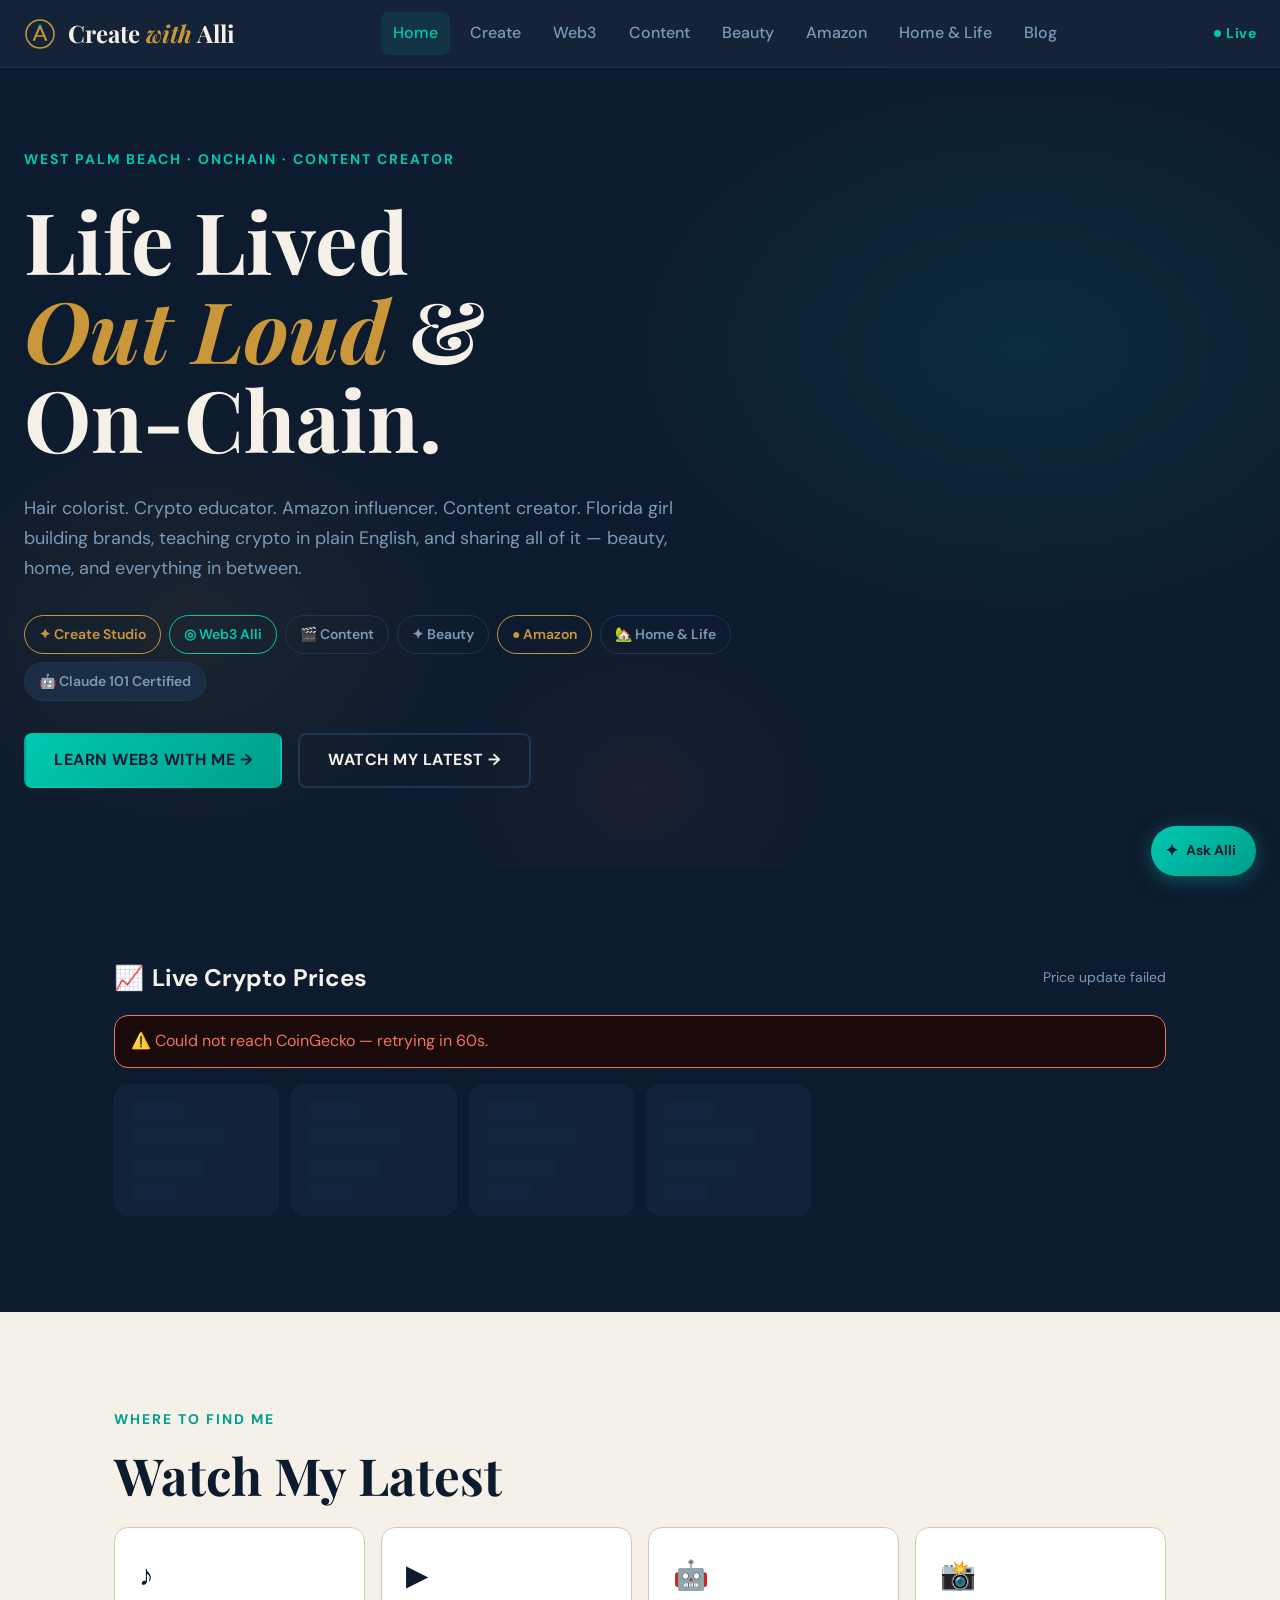
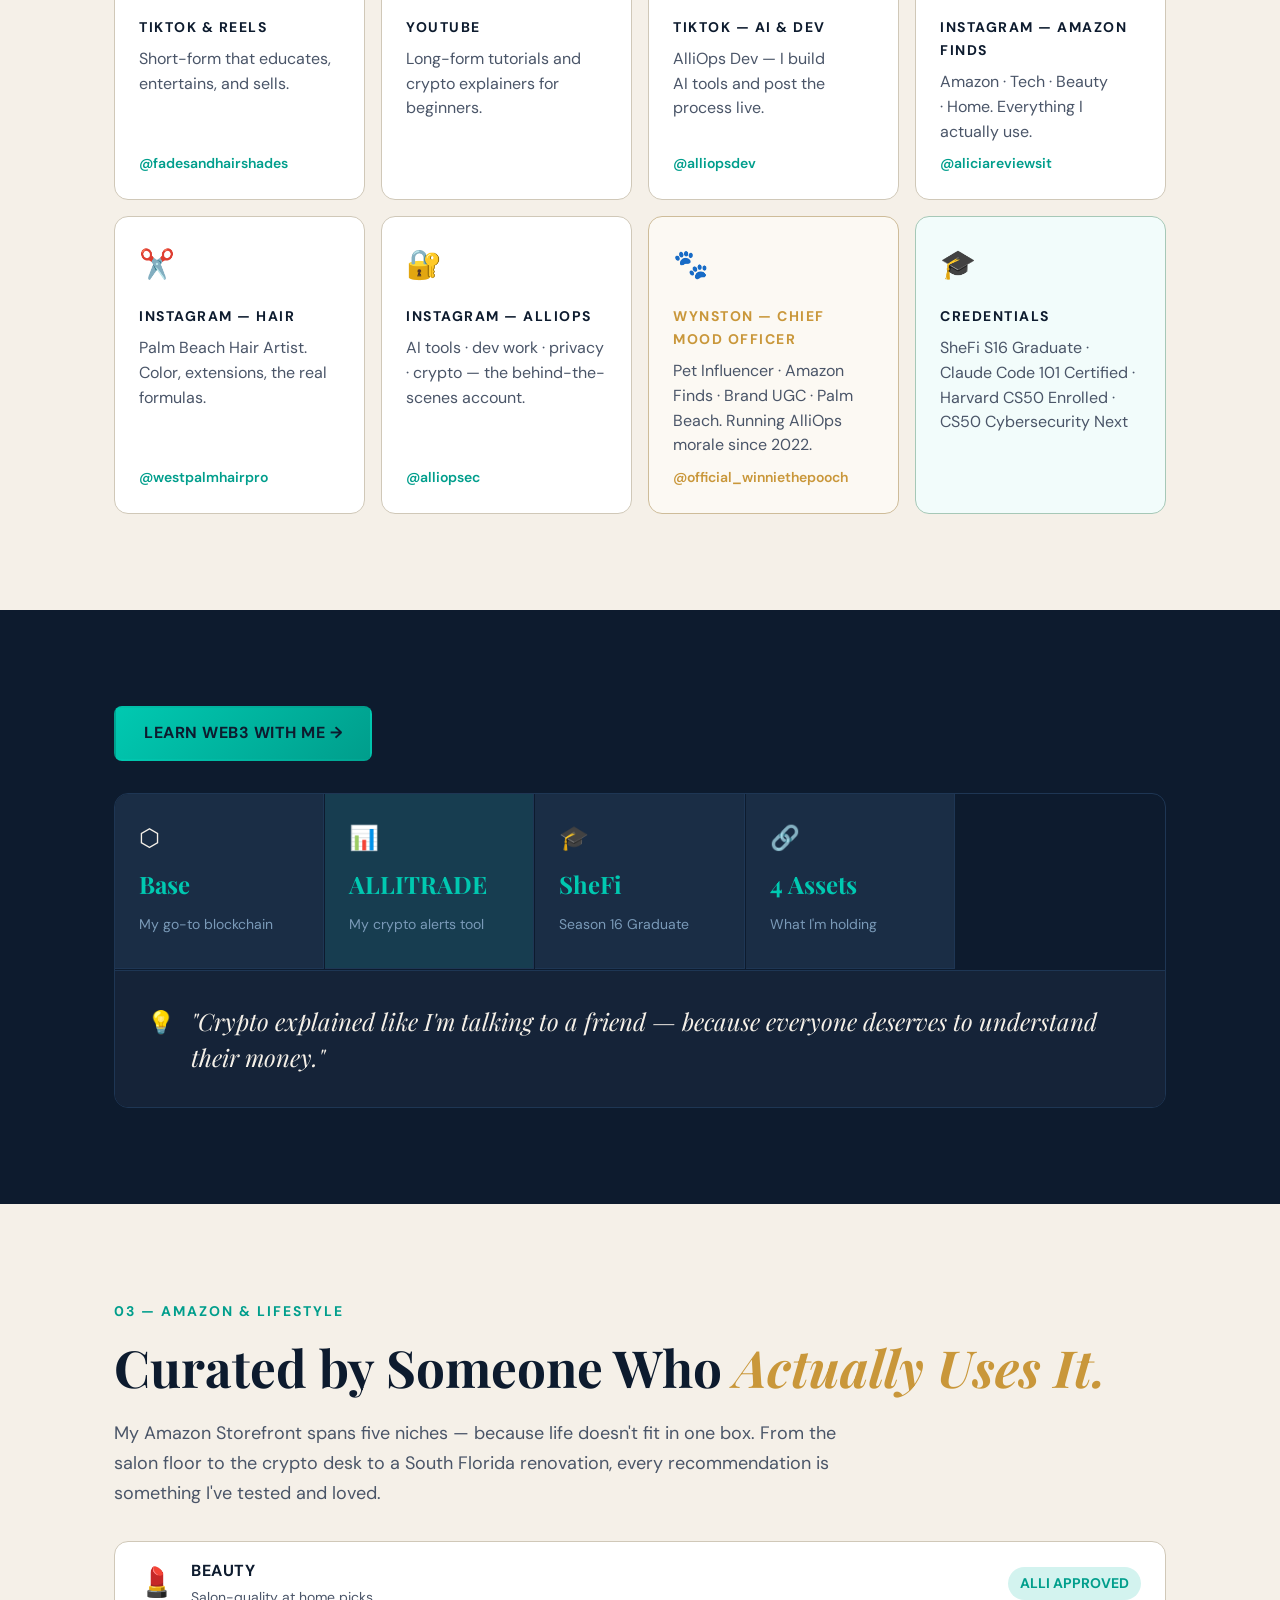
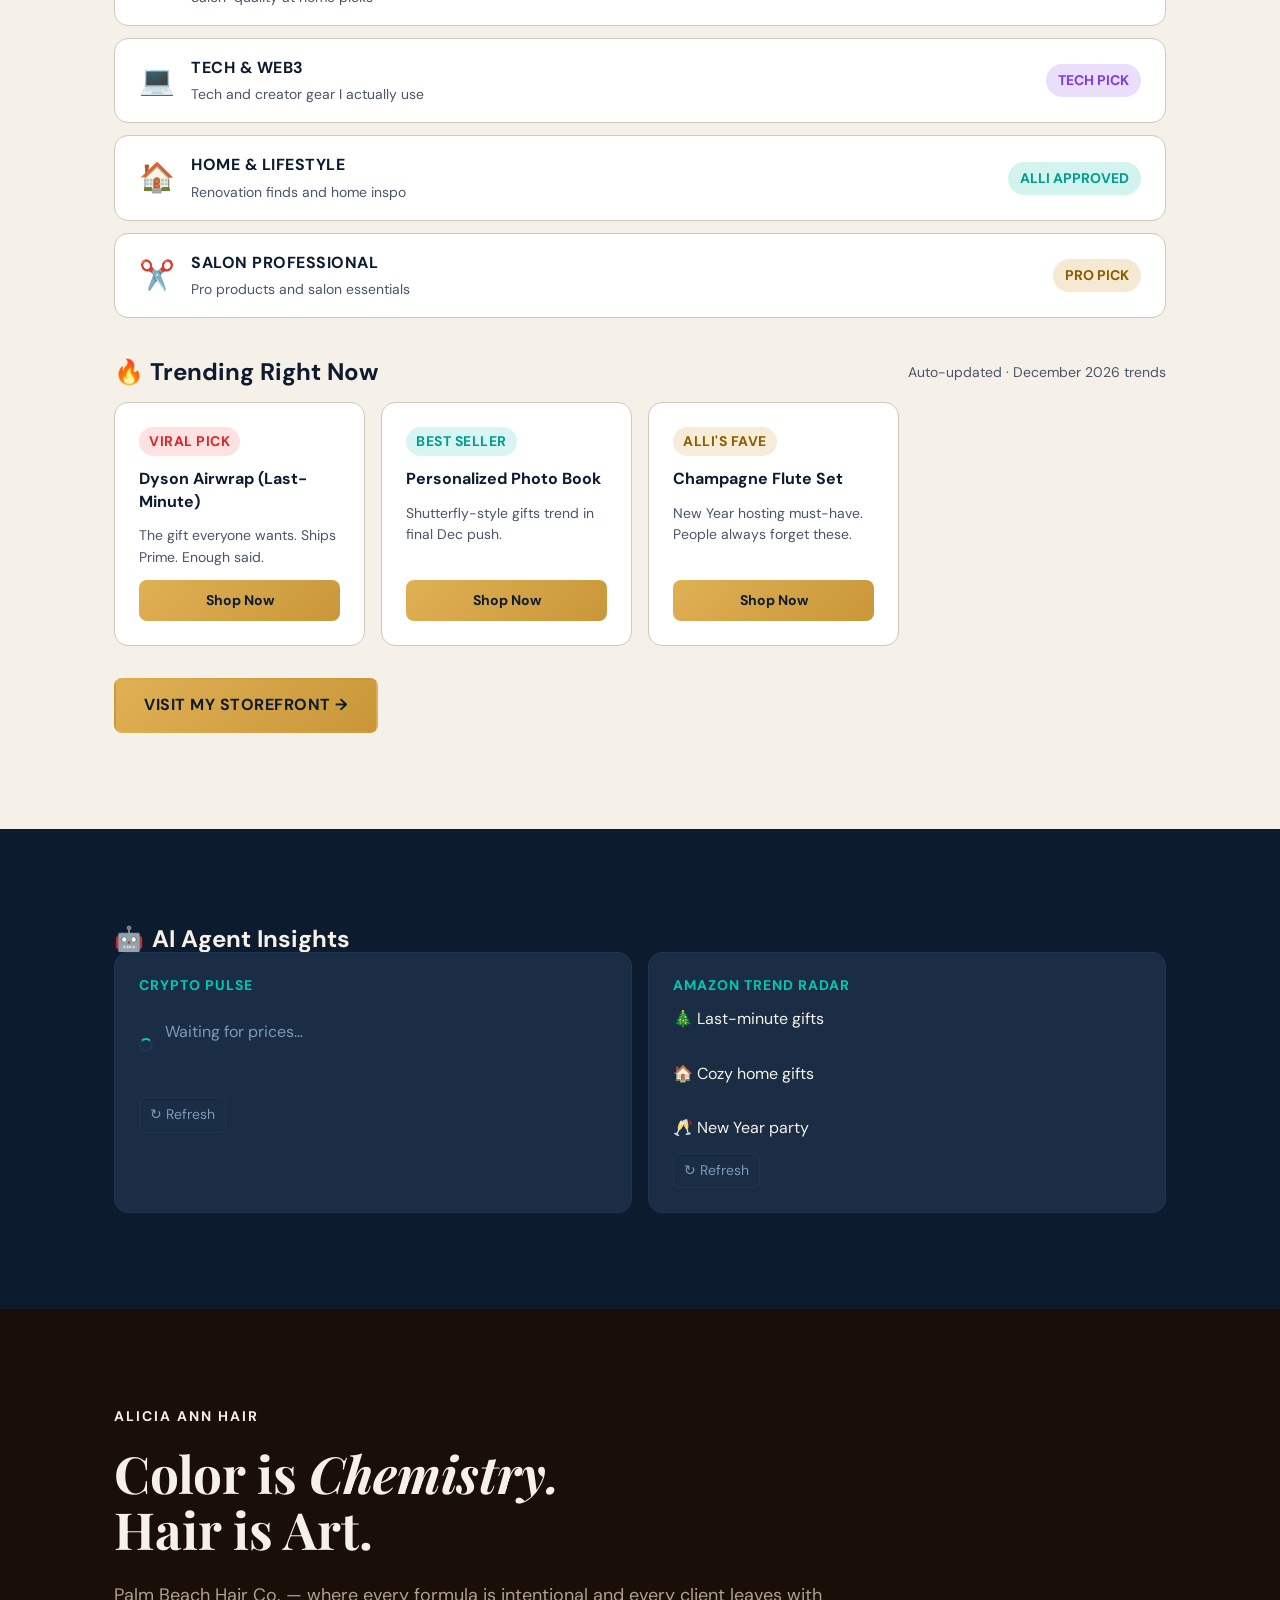
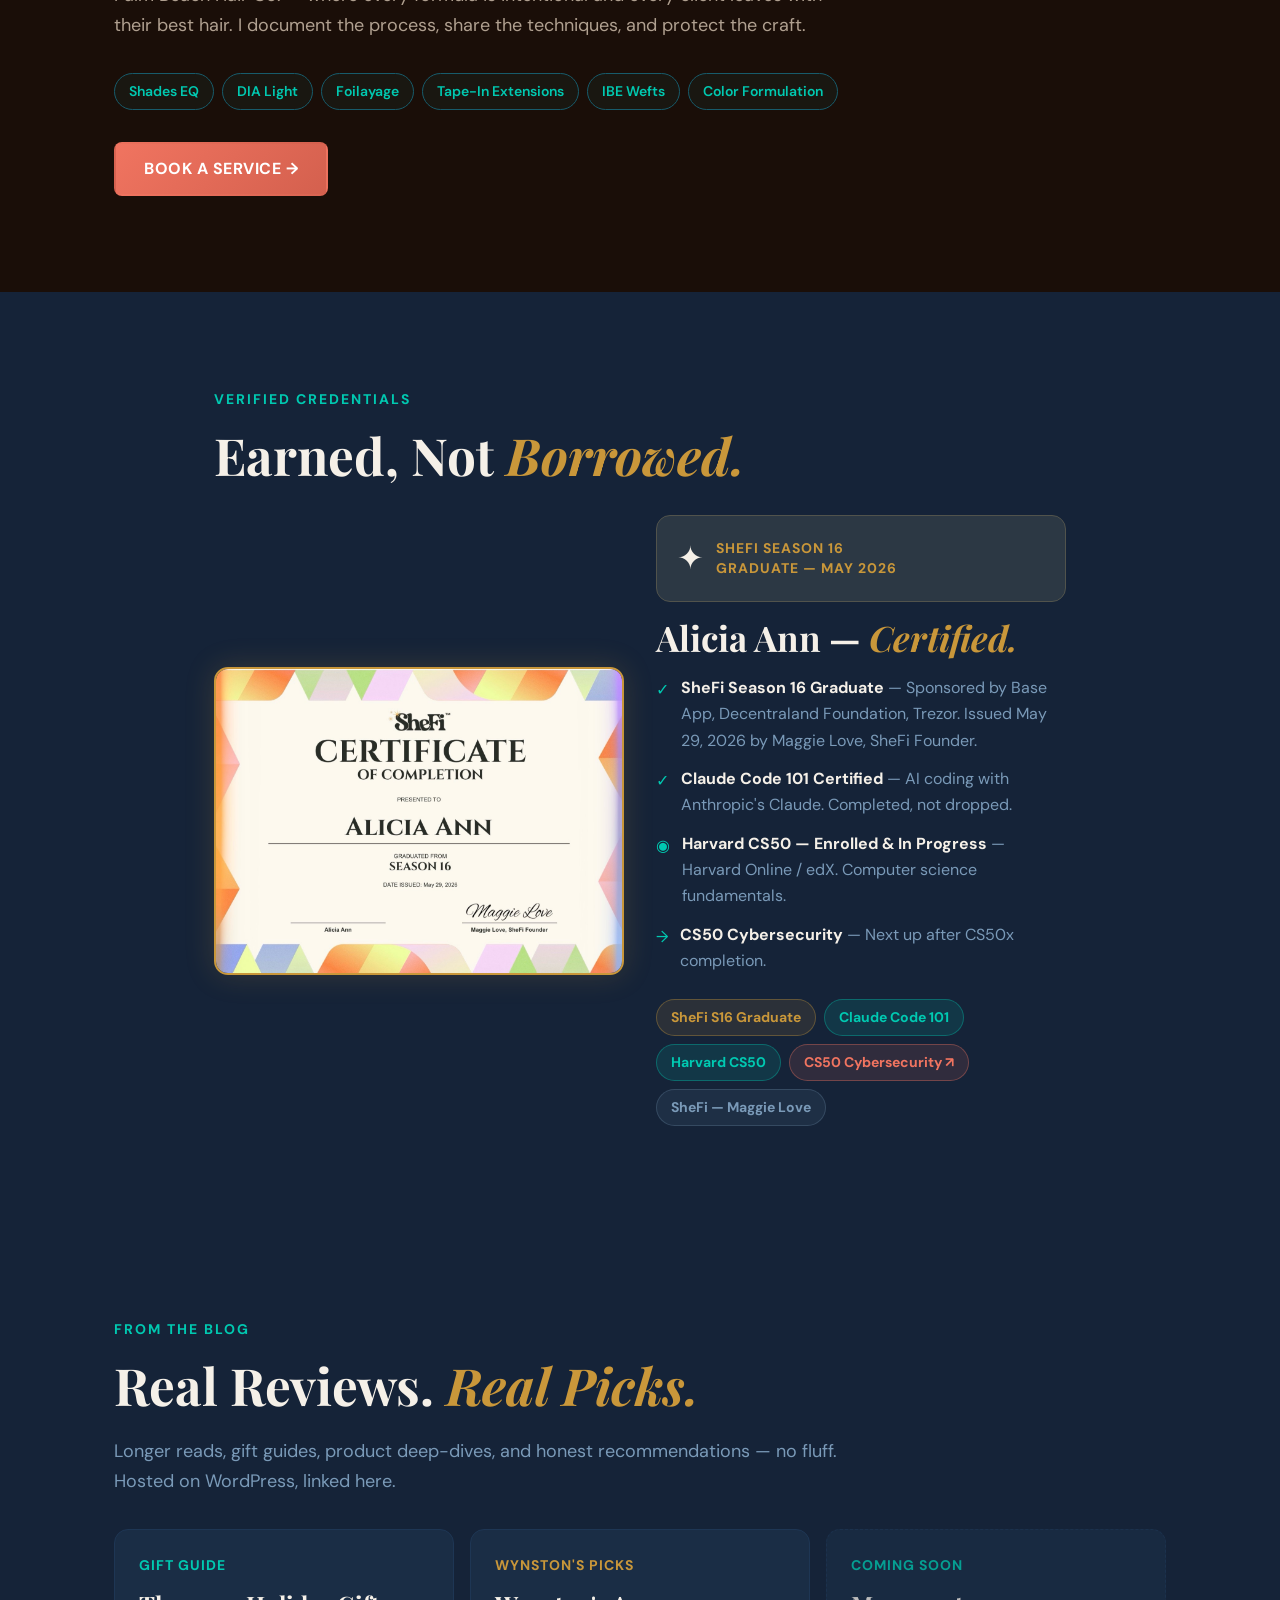
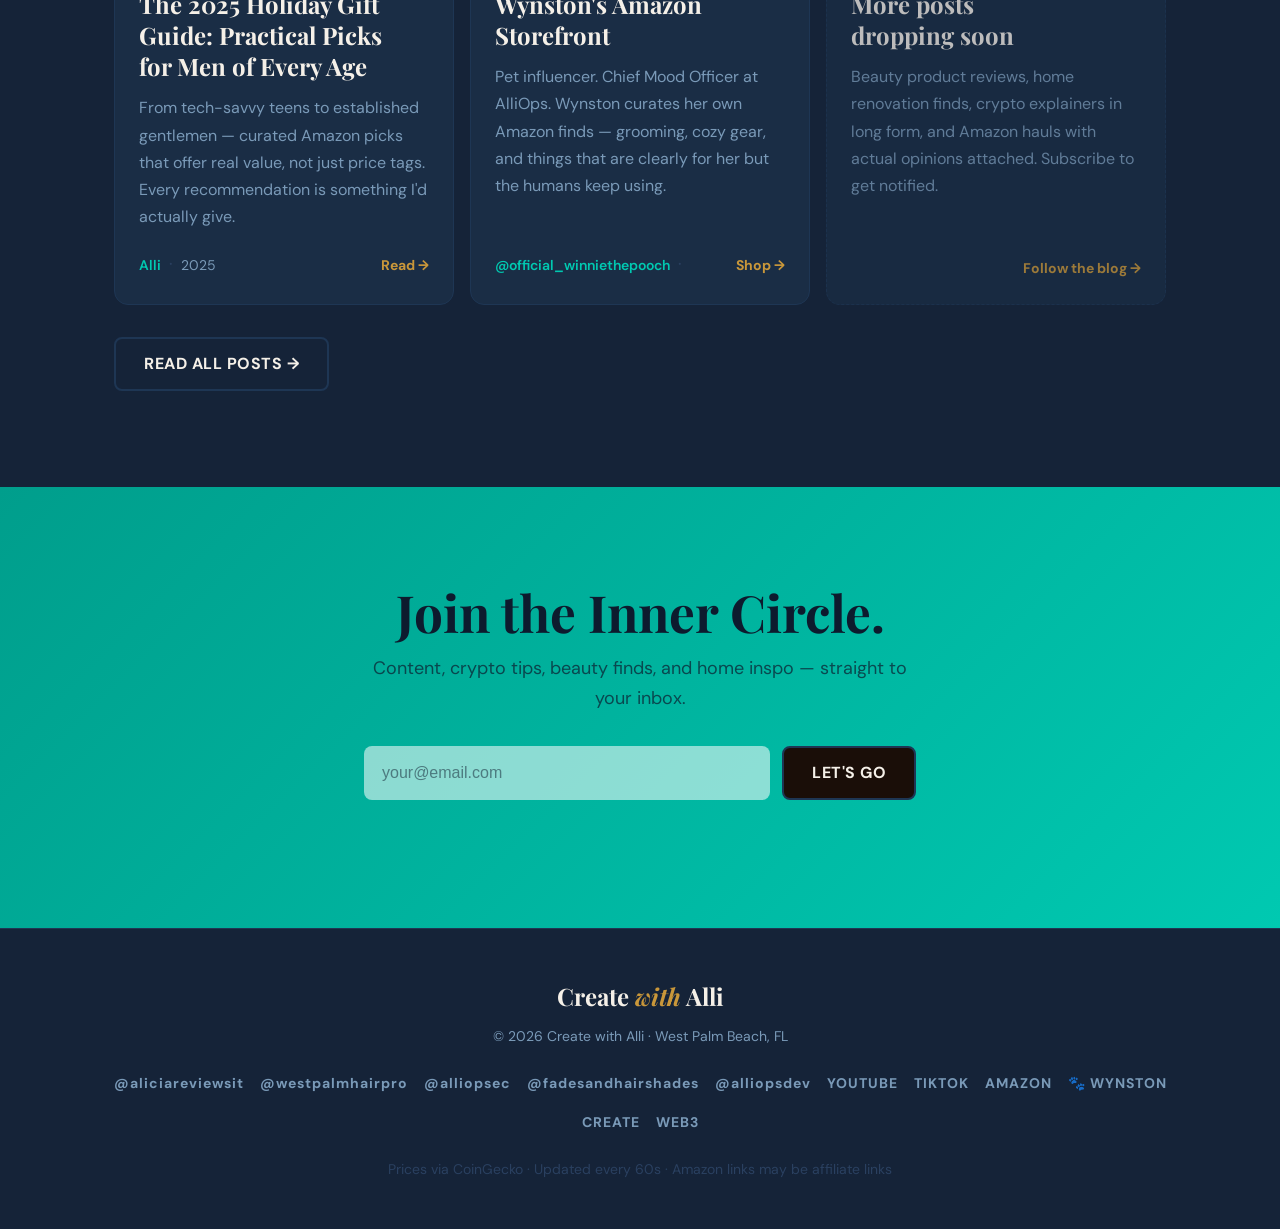
<file: index.html>
<!DOCTYPE html>
<html lang="en" data-theme="dark">
<head>
  <meta charset="UTF-8" />
  <meta name="viewport" content="width=device-width, initial-scale=1.0" />
  <title>Create with Alli — Life Lived Out Loud & On-Chain</title>
  <meta name="description" content="Hair colorist, crypto educator, Amazon influencer. Florida girl teaching crypto in plain English, sharing beauty, home, and everything in between." />
  <meta name="keywords" content="createwithalli, alli, web3, crypto, amazon influencer, hair colorist, beauty, base chain, blockchain, content creator" />
  <meta property="og:title" content="Create with Alli" />
  <meta property="og:description" content="Life Lived Out Loud & On-Chain." />
  <meta property="og:url" content="https://createwithalli.com" />

  <link rel="preconnect" href="https://fonts.googleapis.com" />
  <link rel="preconnect" href="https://fonts.gstatic.com" crossorigin />
  <link href="https://fonts.googleapis.com/css2?family=Playfair+Display:ital,wght@0,700;1,400&family=DM+Sans:wght@300;400;500;600&display=swap" rel="stylesheet" />

  <link rel="canonical" href="https://createwithalli.com" />
  <link rel="stylesheet" href="style.css" />
</head>
<body>

<!-- ═══ NAV ═══ -->
<header class="site-header">
  <a href="index.html" class="logo-wrap" aria-label="Create with Alli home">
    <svg class="logo-mark" width="32" height="32" viewBox="0 0 32 32" fill="none" aria-hidden="true">
      <circle cx="16" cy="16" r="14" stroke="var(--gold)" stroke-width="1.5"/>
      <path d="M10 22 L16 8 L22 22" stroke="var(--gold)" stroke-width="2" stroke-linecap="round" stroke-linejoin="round"/>
      <path d="M11.8 18h8.4" stroke="var(--gold)" stroke-width="1.5" stroke-linecap="round"/>
      <circle cx="16" cy="8" r="1.5" fill="var(--accent)"/>
    </svg>
    <span class="logo-text">Create <em>with</em> Alli</span>
  </a>

  <nav class="site-nav" id="siteNav" aria-label="Main navigation">
    <a href="index.html" class="nav-link active">Home</a>
    <a href="pages/create.html" class="nav-link">Create</a>
    <a href="pages/web3.html" class="nav-link">Web3</a>
    <a href="pages/content.html" class="nav-link">Content</a>
    <a href="pages/beauty.html" class="nav-link">Beauty</a>
    <a href="pages/amazon.html" class="nav-link">Amazon</a>
    <a href="pages/home-life.html" class="nav-link">Home & Life</a>
    <a href="https://createwithalli.wordpress.com" target="_blank" rel="noopener" class="nav-link">Blog</a>
  </nav>

  <div class="header-actions">
    <span class="live-badge"><span class="dot"></span>Live</span>
    <button class="nav-toggle" id="navToggle" aria-expanded="false" aria-controls="siteNav" aria-label="Toggle menu">
      <span></span><span></span><span></span>
    </button>
  </div>
</header>

<main>

  <!-- ═══ HERO ═══ -->
  <section class="hero">
    <div class="hero-bg"></div>
    <div class="hero-content">
      <p class="hero-eyebrow">WEST PALM BEACH · ONCHAIN · CONTENT CREATOR</p>
      <h1 class="hero-title">Life Lived<br><em>Out Loud</em> &amp;<br>On-Chain.</h1>
      <p class="hero-bio">Hair colorist. Crypto educator. Amazon influencer. Content creator. Florida girl building brands, teaching crypto in plain English, and sharing all of it — beauty, home, and everything in between.</p>
      <div class="hero-pills">
        <a href="pages/create.html" class="pill pill--gold">✦ Create Studio</a>
        <a href="pages/web3.html" class="pill pill--teal">◎ Web3 Alli</a>
        <a href="pages/content.html" class="pill pill--outline">🎬 Content</a>
        <a href="pages/beauty.html" class="pill pill--outline">✦ Beauty</a>
        <a href="pages/amazon.html" class="pill pill--gold">● Amazon</a>
        <a href="pages/home-life.html" class="pill pill--outline">🏡 Home & Life</a>
        <span class="pill pill--dark">🤖 Claude 101 Certified</span>
      </div>
      <div class="hero-ctas">
        <a href="pages/web3.html" class="btn btn--primary">LEARN WEB3 WITH ME →</a>
        <a href="#latest" class="btn btn--ghost">WATCH MY LATEST →</a>
      </div>
    </div>
  </section>

  <!-- ═══ LIVE CRYPTO ═══ -->
  <section class="section" id="crypto">
    <div class="section-inner">
      <div class="section-header">
        <h2 class="section-title"><span>📈</span> Live Crypto Prices</h2>
        <span class="updated-tag" id="lastUpdated">Loading…</span>
      </div>
      <div id="errorBanner" class="error-banner" hidden></div>
      <div class="crypto-grid" id="cryptoGrid">
        <!-- skeleton -->
        <div class="coin-card skeleton-card"><div class="sk sk-w40 mb2"></div><div class="sk sk-w70 mb3"></div><div class="sk sk-w55 mb1"></div><div class="sk sk-w35"></div></div>
        <div class="coin-card skeleton-card"><div class="sk sk-w40 mb2"></div><div class="sk sk-w70 mb3"></div><div class="sk sk-w55 mb1"></div><div class="sk sk-w35"></div></div>
        <div class="coin-card skeleton-card"><div class="sk sk-w40 mb2"></div><div class="sk sk-w70 mb3"></div><div class="sk sk-w55 mb1"></div><div class="sk sk-w35"></div></div>
        <div class="coin-card skeleton-card"><div class="sk sk-w40 mb2"></div><div class="sk sk-w70 mb3"></div><div class="sk sk-w55 mb1"></div><div class="sk sk-w35"></div></div>
      </div>
    </div>
  </section>

  <!-- ═══ CONTENT / LATEST ═══ -->
  <section class="section section--light" id="latest">
    <div class="section-inner">
      <p class="section-eyebrow">WHERE TO FIND ME</p>
      <h2 class="section-title-lg">Watch My Latest</h2>
      <div class="content-grid">
        <a href="https://www.tiktok.com/@fadesandhairshades" target="_blank" rel="noopener" class="content-card">
          <div class="content-icon">♪</div>
          <div class="content-label">TIKTOK & REELS</div>
          <p class="content-desc">Short-form that educates, entertains, and sells.</p>
          <span class="content-handle">@fadesandhairshades</span>
        </a>
        <a href="https://www.tiktok.com/@alliopsdev" target="_blank" rel="noopener" class="content-card">
          <div class="content-icon">▶</div>
          <div class="content-label">YOUTUBE</div>
          <p class="content-desc">Long-form tutorials and crypto explainers for beginners.</p>
        </a>
        <a href="https://www.tiktok.com/@alliopsdev" target="_blank" rel="noopener" class="content-card">
          <div class="content-icon">🤖</div>
          <div class="content-label">TIKTOK — AI & DEV</div>
          <p class="content-desc">AlliOps Dev — I build AI tools and post the process live.</p>
          <span class="content-handle">@alliopsdev</span>
        </a>
        <a href="https://www.instagram.com/aliciareviewsit" target="_blank" rel="noopener" class="content-card">
          <div class="content-icon">📸</div>
          <div class="content-label">INSTAGRAM — AMAZON FINDS</div>
          <p class="content-desc">Amazon · Tech · Beauty · Home. Everything I actually use.</p>
          <span class="content-handle">@aliciareviewsit</span>
        </a>
        <a href="https://www.instagram.com/westpalmhairpro" target="_blank" rel="noopener" class="content-card">
          <div class="content-icon">✂️</div>
          <div class="content-label">INSTAGRAM — HAIR</div>
          <p class="content-desc">Palm Beach Hair Artist. Color, extensions, the real formulas.</p>
          <span class="content-handle">@westpalmhairpro</span>
        </a>
        <a href="https://www.instagram.com/alliopsec" target="_blank" rel="noopener" class="content-card">
          <div class="content-icon">🔐</div>
          <div class="content-label">INSTAGRAM — ALLIOPS</div>
          <p class="content-desc">AI tools · dev work · privacy · crypto — the behind-the-scenes account.</p>
          <span class="content-handle">@alliopsec</span>
        </a>
        <a href="https://www.instagram.com/official_winniethepooch" target="_blank" rel="noopener" class="content-card content-card--winnie">
          <div class="content-icon">🐾</div>
          <div class="content-label">WYNSTON — CHIEF MOOD OFFICER</div>
          <p class="content-desc">Pet Influencer · Amazon Finds · Brand UGC · Palm Beach. Running AlliOps morale since 2022.</p>
          <span class="content-handle">@official_winniethepooch</span>
        </a>
        <div class="content-card content-card--cred">
          <div class="content-icon">🎓</div>
          <div class="content-label">CREDENTIALS</div>
          <p class="content-desc">SheFi S16 Graduate · Claude Code 101 Certified · Harvard CS50 Enrolled · CS50 Cybersecurity Next</p>
        </div>
      </div>
    </div>
  </section>

  <!-- ═══ WEB3 SNAPSHOT ═══ -->
  <section class="section" id="web3">
    <div class="section-inner">
      <a href="pages/web3.html" class="btn btn--primary mb-section">LEARN WEB3 WITH ME →</a>
      <div class="web3-grid">
        <a href="pages/web3.html#base" class="web3-card">
          <div class="web3-icon">⬡</div>
          <div class="web3-name">Base</div>
          <div class="web3-sub">My go-to blockchain</div>
        </a>
        <a href="pages/web3.html#allitrade" class="web3-card web3-card--accent">
          <div class="web3-icon">📊</div>
          <div class="web3-name">ALLITRADE</div>
          <div class="web3-sub">My crypto alerts tool</div>
        </a>
        <a href="pages/web3.html#shefi" class="web3-card">
          <div class="web3-icon">🎓</div>
          <div class="web3-name">SheFi</div>
          <div class="web3-sub">Season 16 Graduate</div>
        </a>
        <a href="pages/web3.html#portfolio" class="web3-card">
          <div class="web3-icon">🔗</div>
          <div class="web3-name">4 Assets</div>
          <div class="web3-sub">What I'm holding</div>
        </a>
        <div class="web3-quote">
          <span class="quote-icon">💡</span>
          <blockquote>"Crypto explained like I'm talking to a friend — because everyone deserves to understand their money."</blockquote>
        </div>
      </div>
    </div>
  </section>

  <!-- ═══ AMAZON ═══ -->
  <section class="section section--light" id="amazon">
    <div class="section-inner">
      <p class="section-eyebrow">03 — AMAZON & LIFESTYLE</p>
      <h2 class="section-title-lg">Curated by Someone Who <em>Actually Uses It.</em></h2>
      <p class="section-body">My Amazon Storefront spans five niches — because life doesn't fit in one box. From the salon floor to the crypto desk to a South Florida renovation, every recommendation is something I've tested and loved.</p>

      <div class="amazon-categories">
        <a href="pages/amazon.html#beauty" class="amazon-cat">
          <span class="cat-icon">💄</span>
          <div>
            <div class="cat-name">BEAUTY</div>
            <div class="cat-desc">Salon-quality at home picks</div>
          </div>
          <span class="cat-badge">ALLI APPROVED</span>
        </a>
        <a href="pages/amazon.html#web3" class="amazon-cat">
          <span class="cat-icon">💻</span>
          <div>
            <div class="cat-name">TECH & WEB3</div>
            <div class="cat-desc">Tech and creator gear I actually use</div>
          </div>
          <span class="cat-badge cat-badge--purple">TECH PICK</span>
        </a>
        <a href="pages/amazon.html#home" class="amazon-cat">
          <span class="cat-icon">🏠</span>
          <div>
            <div class="cat-name">HOME & LIFESTYLE</div>
            <div class="cat-desc">Renovation finds and home inspo</div>
          </div>
          <span class="cat-badge">ALLI APPROVED</span>
        </a>
        <a href="pages/amazon.html#salon" class="amazon-cat">
          <span class="cat-icon">✂️</span>
          <div>
            <div class="cat-name">SALON PROFESSIONAL</div>
            <div class="cat-desc">Pro products and salon essentials</div>
          </div>
          <span class="cat-badge cat-badge--gold">PRO PICK</span>
        </a>
      </div>

      <!-- Trending Picks — now with real structure -->
      <div class="trending-header">
        <h3 class="trending-title">🔥 Trending Right Now</h3>
        <span class="trend-meta" id="trendMeta">Updating with Amazon trends…</span>
      </div>
      <div class="amazon-picks" id="amazonPicks">
        <!-- Populated by worker / JS -->
        <div class="pick-card">
          <span class="pick-badge pick-badge--red">VIRAL PICK</span>
          <div class="pick-title" id="pick1Title">Loading trending picks…</div>
          <div class="pick-desc" id="pick1Desc">Fetching from Amazon trend radar</div>
          <a class="pick-btn" id="pick1Link" href="https://www.amazon.com/shop/createwithalli?tag=alicialindsle-20" target="_blank" rel="noopener">Shop Now</a>
        </div>
        <div class="pick-card">
          <span class="pick-badge pick-badge--blue">BEST SELLER</span>
          <div class="pick-title" id="pick2Title">Loading trending picks…</div>
          <div class="pick-desc" id="pick2Desc">Fetching from Amazon trend radar</div>
          <a class="pick-btn" id="pick2Link" href="https://www.amazon.com/shop/createwithalli?tag=alicialindsle-20" target="_blank" rel="noopener">Shop Now</a>
        </div>
        <div class="pick-card">
          <span class="pick-badge pick-badge--gold">ALLI'S FAVE</span>
          <div class="pick-title" id="pick3Title">Loading trending picks…</div>
          <div class="pick-desc" id="pick3Desc">Fetching from Amazon trend radar</div>
          <a class="pick-btn" id="pick3Link" href="https://www.amazon.com/shop/createwithalli?tag=alicialindsle-20" target="_blank" rel="noopener">Shop Now</a>
        </div>
      </div>

      <a href="https://www.amazon.com/shop/createwithalli?tag=alicialindsle-20" target="_blank" rel="noopener" class="btn btn--amazon mt-section">VISIT MY STOREFRONT →</a>
    </div>
  </section>

  <!-- ═══ AI AGENT INSIGHTS ═══ -->
  <section class="section" id="insights">
    <div class="section-inner">
      <h2 class="section-title"><span>🤖</span> AI Agent Insights</h2>
      <div class="insights-grid">
        <div class="insight-card">
          <h4 class="insight-label">Crypto Pulse</h4>
          <div class="insight-body loading" id="cryptoInsight">
            <div class="spinner"></div> Waiting for prices…
          </div>
          <button class="insight-refresh" onclick="runCryptoAgent()">↻ Refresh</button>
        </div>
        <div class="insight-card">
          <h4 class="insight-label">Amazon Trend Radar</h4>
          <div class="insight-body loading" id="amazonInsight">
            <div class="spinner"></div> Loading trends…
          </div>
          <button class="insight-refresh" onclick="runAmazonAgent()">↻ Refresh</button>
        </div>
      </div>
    </div>
  </section>

  <!-- ═══ HAIR / BEAUTY ═══ -->
  <section class="section section--dark2" id="hair">
    <div class="section-inner">
      <p class="section-eyebrow" style="color:var(--copper)">ALICIA ANN HAIR</p>
      <h2 class="section-title-lg" style="color:var(--cream)">Color is <em style="color:var(--copper)">Chemistry.</em><br>Hair is Art.</h2>
      <p class="section-body" style="color:#b0a090">Palm Beach Hair Co. — where every formula is intentional and every client leaves with their best hair. I document the process, share the techniques, and protect the craft.</p>
      <div class="specialty-tags">
        <span class="tag">Shades EQ</span>
        <span class="tag">DIA Light</span>
        <span class="tag">Foilayage</span>
        <span class="tag">Tape-In Extensions</span>
        <span class="tag">IBE Wefts</span>
        <span class="tag">Color Formulation</span>
      </div>
      <a href="pages/beauty.html" class="btn btn--copper mt-section">BOOK A SERVICE →</a>
    </div>
  </section>


  <!-- ═══ SHEFI CERTIFICATE ═══ -->
  <section class="cert-section" id="credentials">
    <div class="cert-inner">
      <div class="cert-header">
        <p class="page-eyebrow">VERIFIED CREDENTIALS</p>
        <h2 class="section-title-lg">Earned, Not <em>Borrowed.</em></h2>
      </div>
      <div class="cert-grid">
        <div class="cert-image-wrap">
          <img src="assets/shefi-certificate.jpg" alt="SheFi Season 16 Certificate of Completion — Alicia Ann, issued May 29, 2026" loading="lazy" />
        </div>
        <div class="cert-details">
          <div class="cert-badge">
            <span class="cert-badge-icon">✦</span>
            <span class="cert-badge-text">SheFi Season 16<br>Graduate — May 2026</span>
          </div>
          <h3 class="cert-title">Alicia Ann — <em>Certified.</em></h3>
          <div class="cert-meta-list">
            <div class="cert-meta">
              <span class="cert-meta-icon">✓</span>
              <span><strong>SheFi Season 16 Graduate</strong> — Sponsored by Base App, Decentraland Foundation, Trezor. Issued May 29, 2026 by Maggie Love, SheFi Founder.</span>
            </div>
            <div class="cert-meta">
              <span class="cert-meta-icon">✓</span>
              <span><strong>Claude Code 101 Certified</strong> — AI coding with Anthropic's Claude. Completed, not dropped.</span>
            </div>
            <div class="cert-meta">
              <span class="cert-meta-icon">◉</span>
              <span><strong>Harvard CS50 — Enrolled & In Progress</strong> — Harvard Online / edX. Computer science fundamentals.</span>
            </div>
            <div class="cert-meta">
              <span class="cert-meta-icon">→</span>
              <span><strong>CS50 Cybersecurity</strong> — Next up after CS50x completion.</span>
            </div>
          </div>
          <div class="cert-cred-pills">
            <span class="cert-cred-pill cert-cred-pill--gold">SheFi S16 Graduate</span>
            <span class="cert-cred-pill cert-cred-pill--teal">Claude Code 101</span>
            <span class="cert-cred-pill cert-cred-pill--teal">Harvard CS50</span>
            <span class="cert-cred-pill cert-cred-pill--coral">CS50 Cybersecurity ↗</span>
            <span class="cert-cred-pill cert-cred-pill--muted">SheFi — Maggie Love</span>
          </div>
        </div>
      </div>
    </div>
  </section>

  
  <!-- ═══ BLOG ═══ -->
  <section class="section section--navy" id="blog">
    <div class="section-inner">
      <p class="section-eyebrow">FROM THE BLOG</p>
      <h2 class="section-title-lg">Real Reviews. <em>Real Picks.</em></h2>
      <p class="section-body" style="color:var(--muted)">Longer reads, gift guides, product deep-dives, and honest recommendations — no fluff. Hosted on WordPress, linked here.</p>
      <div class="blog-grid">
        <a href="https://createwithalli.wordpress.com/2024/11/the-2025-holiday-gift-guide-practical-picks-for-men-of-every-age/" target="_blank" rel="noopener" class="blog-card">
          <div class="blog-tag">Gift Guide</div>
          <h3 class="blog-title">The 2025 Holiday Gift Guide: Practical Picks for Men of Every Age</h3>
          <p class="blog-excerpt">From tech-savvy teens to established gentlemen — curated Amazon picks that offer real value, not just price tags. Every recommendation is something I'd actually give.</p>
          <div class="blog-meta">
            <span class="blog-author">Alli</span>
            <span class="blog-dot">·</span>
            <span class="blog-date">2025</span>
            <span class="blog-arrow">Read →</span>
          </div>
        </a>
        <a href="https://www.amazon.com/shop/doodlechronicles?tag=alicialindsle-20" target="_blank" rel="noopener" class="blog-card blog-card--winnie">
          <div class="blog-tag blog-tag--gold">Wynston's Picks</div>
          <h3 class="blog-title">Wynston's Amazon Storefront</h3>
          <p class="blog-excerpt">Pet influencer. Chief Mood Officer at AlliOps. Wynston curates her own Amazon finds — grooming, cozy gear, and things that are clearly for her but the humans keep using.</p>
          <div class="blog-meta">
            <span class="blog-author">@official_winniethepooch</span>
            <span class="blog-dot">·</span>
            <span class="blog-arrow">Shop →</span>
          </div>
        </a>
        <a href="https://createwithalli.wordpress.com" target="_blank" rel="noopener" class="blog-card blog-card--new">
          <div class="blog-tag blog-tag--teal">Coming Soon</div>
          <h3 class="blog-title">More posts dropping soon</h3>
          <p class="blog-excerpt">Beauty product reviews, home renovation finds, crypto explainers in long form, and Amazon hauls with actual opinions attached. Subscribe to get notified.</p>
          <div class="blog-meta">
            <span class="blog-arrow">Follow the blog →</span>
          </div>
        </a>
      </div>
      <a href="https://createwithalli.wordpress.com" target="_blank" rel="noopener" class="btn btn--ghost mt-section">READ ALL POSTS →</a>
    </div>
  </section>

<!-- ═══ EMAIL ═══ -->
  <section class="section section--teal" id="newsletter">
    <div class="section-inner newsletter-inner">
      <h2 class="newsletter-title">Join the Inner Circle.</h2>
      <p class="newsletter-sub">Content, crypto tips, beauty finds, and home inspo — straight to your inbox.</p>
      <form class="newsletter-form" onsubmit="handleSubscribe(event)">
        <input type="email" placeholder="your@email.com" required class="newsletter-input" aria-label="Email address" />
        <button type="submit" class="btn btn--dark">LET'S GO</button>
      </form>
      <p class="newsletter-note" id="subscribeMsg"></p>
    </div>
  </section>

</main>

<!-- ═══ FOOTER ═══ -->
<footer class="site-footer">
  <div class="footer-inner">
    <div class="footer-brand">
      <span class="footer-logo">Create <em>with</em> Alli</span>
      <p class="footer-tagline">© 2026 Create with Alli · West Palm Beach, FL</p>
    </div>
    <nav class="footer-nav" aria-label="Footer navigation">
      <a href="https://www.instagram.com/aliciareviewsit" target="_blank" rel="noopener">@aliciareviewsit</a>
      <a href="https://www.instagram.com/westpalmhairpro" target="_blank" rel="noopener">@westpalmhairpro</a>
      <a href="https://www.instagram.com/alliopsec" target="_blank" rel="noopener">@alliopsec</a>
      <a href="https://www.tiktok.com/@fadesandhairshades" target="_blank" rel="noopener">@fadesandhairshades</a>
      <a href="https://www.tiktok.com/@alliopsdev" target="_blank" rel="noopener">@alliopsdev</a>
      <a href="https://www.youtube.com/@AlliOpsDev" target="_blank" rel="noopener">YOUTUBE</a>
      <a href="https://www.tiktok.com/@alliopsdev" target="_blank" rel="noopener">TIKTOK</a>
      <a href="https://www.amazon.com/shop/createwithalli?tag=alicialindsle-20" target="_blank" rel="noopener">AMAZON</a>
      <a href="https://www.instagram.com/official_winniethepooch" target="_blank" rel="noopener">🐾 WYNSTON</a>
      <a href="pages/create.html">CREATE</a>
      <a href="pages/web3.html">WEB3</a>
    </nav>
    <p class="footer-legal">Prices via CoinGecko · Updated every 60s · Amazon links may be affiliate links</p>
  </div>
</footer>

<script src="app.js"></script>
<script src="allibot.js"></script>
</body>
</html>
</file>
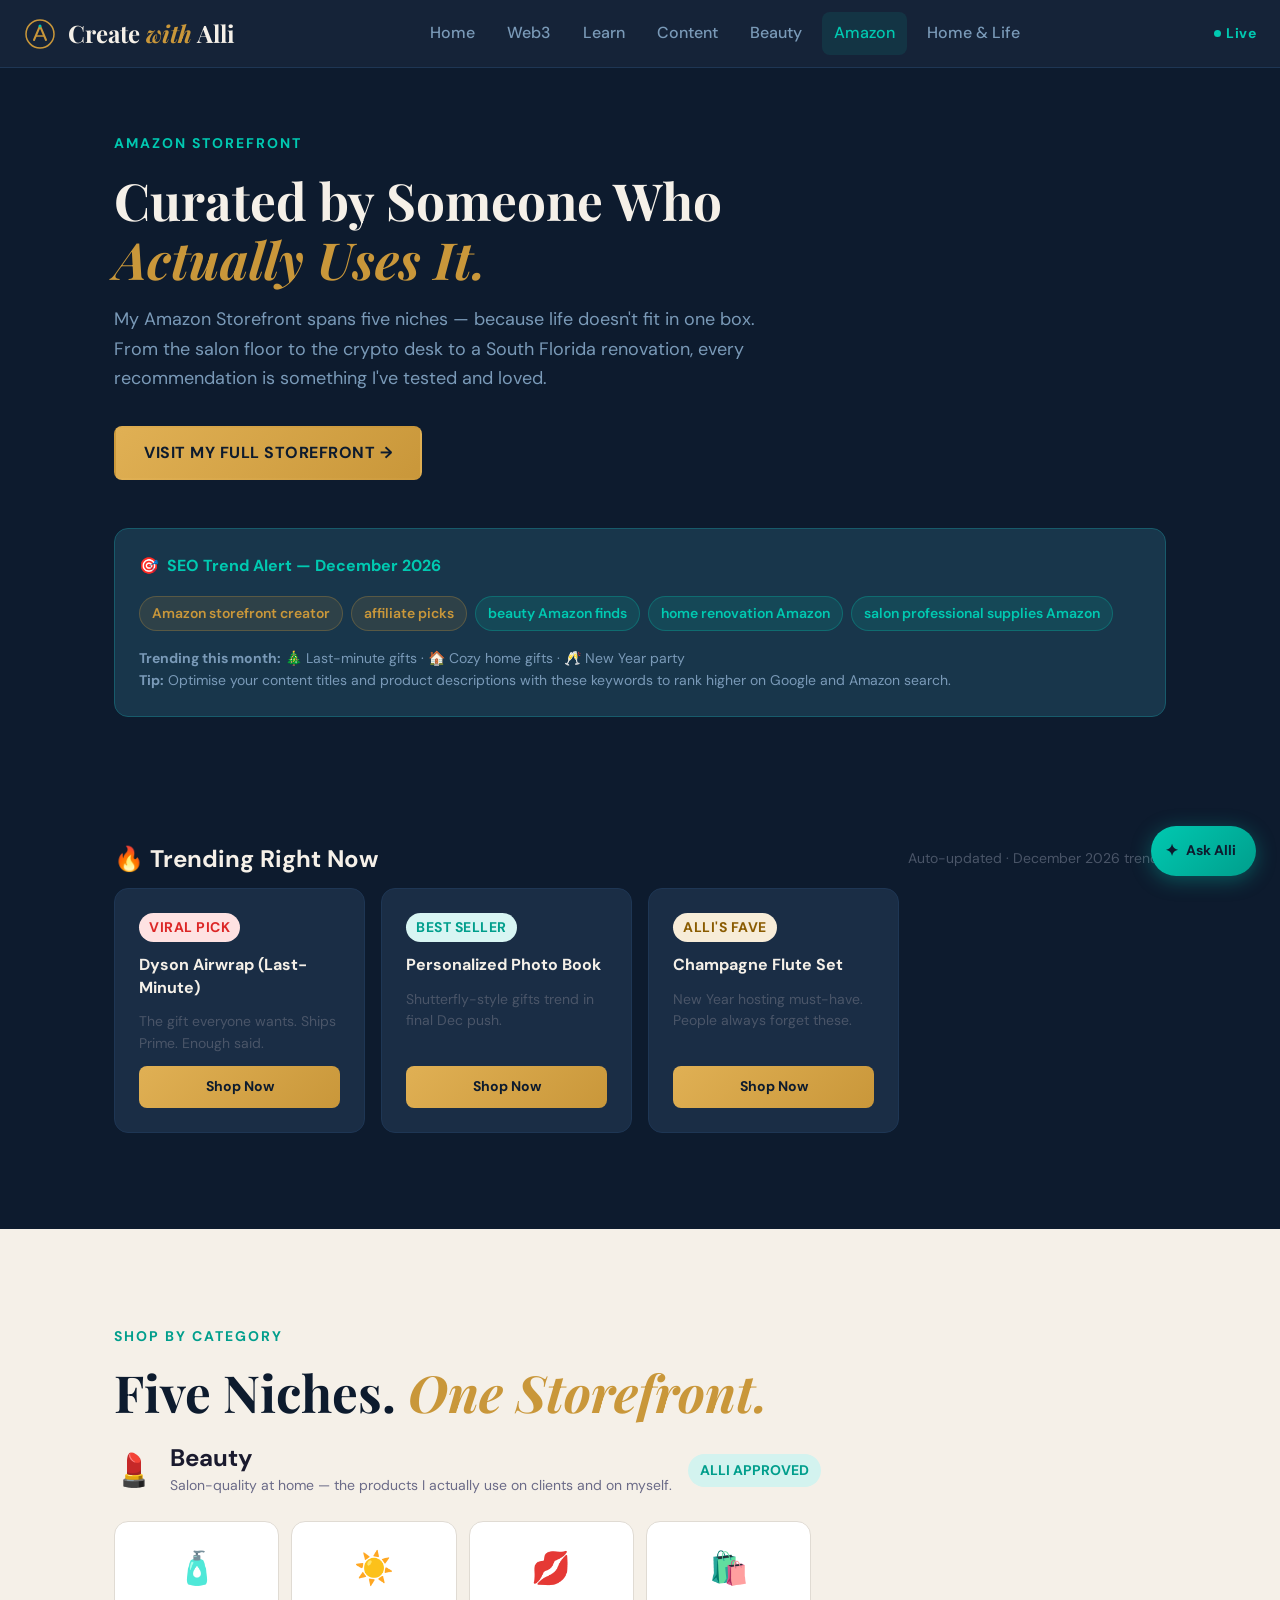
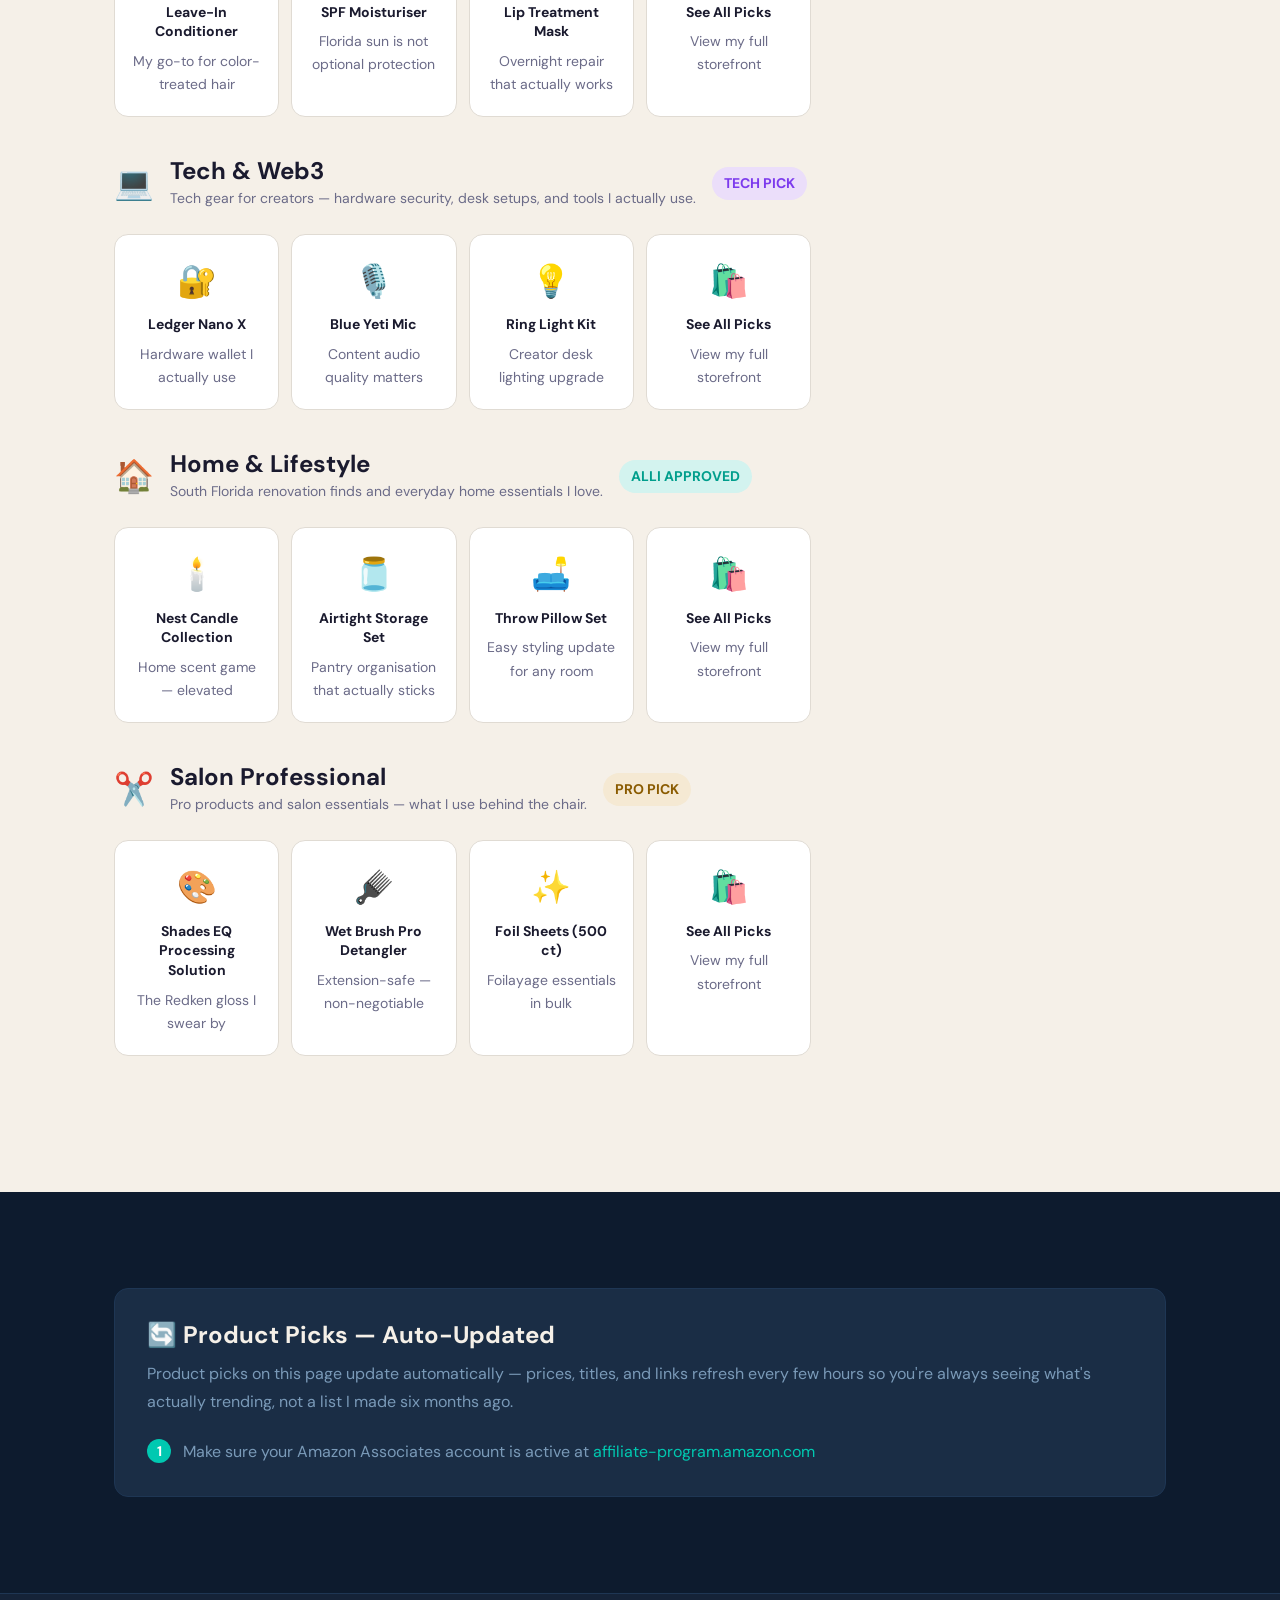
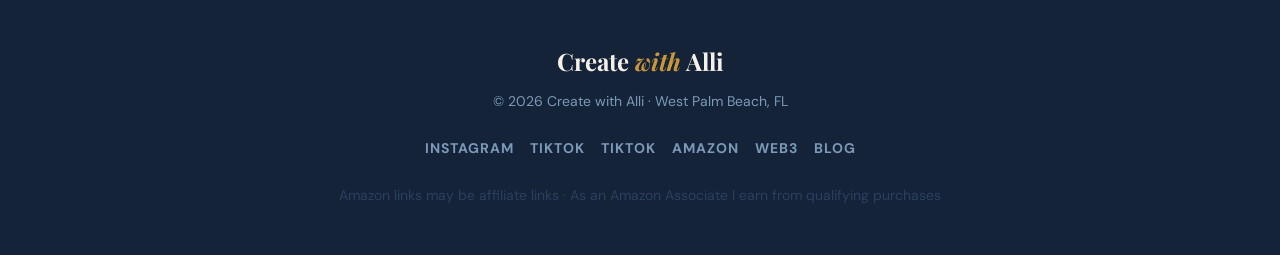
<file: pages/amazon.html>
<!DOCTYPE html>
<html lang="en" data-theme="dark">
<head>
  <meta charset="UTF-8" />
  <meta name="viewport" content="width=device-width, initial-scale=1.0" />
  <title>Amazon Picks — Create with Alli Storefront</title>
  <meta name="description" content="Curated Amazon picks by Alli — beauty, salon professional, tech & Web3 gear, home lifestyle, and more. Everything I actually use." />
  <meta name="keywords" content="amazon influencer, createwithalli amazon, beauty amazon picks, salon supplies amazon, home finds amazon" />
  <link rel="preconnect" href="https://fonts.googleapis.com" />
  <link rel="preconnect" href="https://fonts.gstatic.com" crossorigin />
  <link href="https://fonts.googleapis.com/css2?family=Playfair+Display:ital,wght@0,700;1,400&family=DM+Sans:wght@300;400;500;600&display=swap" rel="stylesheet" />
  <meta property="og:title" content="Amazon Picks — Create with Alli" />
  <meta property="og:description" content="Curated Amazon finds by Alli — beauty, salon, tech, and home. Everything I actually use." />
  <meta property="og:url" content="https://createwithalli.com/pages/amazon.html" />
  <meta property="og:type" content="website" />
  <link rel="canonical" href="https://createwithalli.com/pages/amazon.html" />
  <link rel="stylesheet" href="../style.css" />
</head>
<body>

<header class="site-header">
  <a href="../index.html" class="logo-wrap">
    <svg class="logo-mark" width="32" height="32" viewBox="0 0 32 32" fill="none">
      <circle cx="16" cy="16" r="14" stroke="var(--gold)" stroke-width="1.5"/>
      <path d="M10 22 L16 8 L22 22" stroke="var(--gold)" stroke-width="2" stroke-linecap="round" stroke-linejoin="round"/>
      <path d="M11.8 18h8.4" stroke="var(--gold)" stroke-width="1.5" stroke-linecap="round"/>
      <circle cx="16" cy="8" r="1.5" fill="var(--accent)"/>
    </svg>
    <span class="logo-text">Create <em>with</em> Alli</span>
  </a>
  <nav class="site-nav" id="siteNav">
    <a href="../index.html" class="nav-link">Home</a>
    <a href="web3.html" class="nav-link">Web3</a>
    <a href="learn.html" class="nav-link">Learn</a>
    <a href="content.html" class="nav-link">Content</a>
    <a href="beauty.html" class="nav-link">Beauty</a>
    <a href="amazon.html" class="nav-link active">Amazon</a>
    <a href="home-life.html" class="nav-link">Home & Life</a>
  </nav>
  <div class="header-actions">
    <span class="live-badge"><span class="dot"></span>Live</span>
    <button class="nav-toggle" id="navToggle" aria-expanded="false" aria-controls="siteNav">
      <span></span><span></span><span></span>
    </button>
  </div>
</header>

<main>
  <div class="page-hero">
    <p class="page-eyebrow">AMAZON STOREFRONT</p>
    <h1 class="page-title">Curated by Someone Who<br><em>Actually Uses It.</em></h1>
    <p class="page-subtitle">My Amazon Storefront spans five niches — because life doesn't fit in one box. From the salon floor to the crypto desk to a South Florida renovation, every recommendation is something I've tested and loved.</p>
    <a href="https://www.amazon.com/shop/createwithalli?tag=alicialindsle-20" target="_blank" rel="noopener" class="btn btn--amazon mt-section">VISIT MY FULL STOREFRONT →</a>
  </div>

  <!-- SEO TREND ALERT -->
  <div class="section-inner" style="margin-bottom:0">
    <div id="amazonTrendAlert"></div>
  </div>

  <!-- TRENDING NOW (Worker-powered) -->
  <section class="section">
    <div class="section-inner">
      <div class="trending-header">
        <h2 class="trending-title" style="color:var(--text)">🔥 Trending Right Now</h2>
        <span class="trend-meta" id="trendMeta">Auto-updated monthly picks</span>
      </div>
      <div class="amazon-picks" id="amazonPicks">
        <div class="pick-card" style="background:var(--card);border-color:var(--border)">
          <span class="pick-badge pick-badge--red">VIRAL PICK</span>
          <div class="pick-title" id="pick1Title" style="color:var(--text)">Loading…</div>
          <div class="pick-desc" id="pick1Desc"></div>
          <a class="pick-btn" id="pick1Link" href="https://www.amazon.com/shop/createwithalli?tag=alicialindsle-20" target="_blank" rel="noopener">Shop Now</a>
        </div>
        <div class="pick-card" style="background:var(--card);border-color:var(--border)">
          <span class="pick-badge pick-badge--blue">BEST SELLER</span>
          <div class="pick-title" id="pick2Title" style="color:var(--text)">Loading…</div>
          <div class="pick-desc" id="pick2Desc"></div>
          <a class="pick-btn" id="pick2Link" href="https://www.amazon.com/shop/createwithalli?tag=alicialindsle-20" target="_blank" rel="noopener">Shop Now</a>
        </div>
        <div class="pick-card" style="background:var(--card);border-color:var(--border)">
          <span class="pick-badge pick-badge--gold">ALLI'S FAVE</span>
          <div class="pick-title" id="pick3Title" style="color:var(--text)">Loading…</div>
          <div class="pick-desc" id="pick3Desc"></div>
          <a class="pick-btn" id="pick3Link" href="https://www.amazon.com/shop/createwithalli?tag=alicialindsle-20" target="_blank" rel="noopener">Shop Now</a>
        </div>
      </div>
    </div>
  </section>

  <!-- CATEGORIES -->
  <section class="section section--light">
    <div class="section-inner">
      <p class="section-eyebrow">SHOP BY CATEGORY</p>
      <h2 class="section-title-lg">Five Niches. <em>One Storefront.</em></h2>

      <div class="cat-section" id="beauty">
        <div class="cat-section-header">
          <span class="cat-section-icon">💄</span>
          <div>
            <h3 class="cat-section-title">Beauty</h3>
            <p class="cat-section-sub">Salon-quality at home — the products I actually use on clients and on myself.</p>
          </div>
          <span class="cat-badge">ALLI APPROVED</span>
        </div>
        <div class="product-grid">
          <a href="https://www.amazon.com/shop/createwithalli?tag=alicialindsle-20" target="_blank" rel="noopener" class="product-card">
            <div class="product-emoji">🧴</div>
            <div class="product-name">Leave-In Conditioner</div>
            <div class="product-note">My go-to for color-treated hair</div>
          </a>
          <a href="https://www.amazon.com/shop/createwithalli?tag=alicialindsle-20" target="_blank" rel="noopener" class="product-card">
            <div class="product-emoji">☀️</div>
            <div class="product-name">SPF Moisturiser</div>
            <div class="product-note">Florida sun is not optional protection</div>
          </a>
          <a href="https://www.amazon.com/shop/createwithalli?tag=alicialindsle-20" target="_blank" rel="noopener" class="product-card">
            <div class="product-emoji">💋</div>
            <div class="product-name">Lip Treatment Mask</div>
            <div class="product-note">Overnight repair that actually works</div>
          </a>
          <a href="https://www.amazon.com/shop/createwithalli?tag=alicialindsle-20" target="_blank" rel="noopener" class="product-card">
            <div class="product-emoji">🛍️</div>
            <div class="product-name">See All Picks</div>
            <div class="product-note">View my full storefront</div>
          </a>
        </div>
      </div>

      <div class="cat-section" id="web3">
        <div class="cat-section-header">
          <span class="cat-section-icon">💻</span>
          <div>
            <h3 class="cat-section-title">Tech & Web3</h3>
            <p class="cat-section-sub">Tech gear for creators — hardware security, desk setups, and tools I actually use.</p>
          </div>
          <span class="cat-badge cat-badge--purple">TECH PICK</span>
        </div>
        <div class="product-grid">
          <a href="https://www.amazon.com/shop/createwithalli?tag=alicialindsle-20" target="_blank" rel="noopener" class="product-card">
            <div class="product-emoji">🔐</div>
            <div class="product-name">Ledger Nano X</div>
            <div class="product-note">Hardware wallet I actually use</div>
          </a>
          <a href="https://www.amazon.com/shop/createwithalli?tag=alicialindsle-20" target="_blank" rel="noopener" class="product-card">
            <div class="product-emoji">🎙️</div>
            <div class="product-name">Blue Yeti Mic</div>
            <div class="product-note">Content audio quality matters</div>
          </a>
          <a href="https://www.amazon.com/shop/createwithalli?tag=alicialindsle-20" target="_blank" rel="noopener" class="product-card">
            <div class="product-emoji">💡</div>
            <div class="product-name">Ring Light Kit</div>
            <div class="product-note">Creator desk lighting upgrade</div>
          </a>
          <a href="https://www.amazon.com/shop/createwithalli?tag=alicialindsle-20" target="_blank" rel="noopener" class="product-card">
            <div class="product-emoji">🛍️</div>
            <div class="product-name">See All Picks</div>
            <div class="product-note">View my full storefront</div>
          </a>
        </div>
      </div>

      <div class="cat-section" id="home">
        <div class="cat-section-header">
          <span class="cat-section-icon">🏠</span>
          <div>
            <h3 class="cat-section-title">Home & Lifestyle</h3>
            <p class="cat-section-sub">South Florida renovation finds and everyday home essentials I love.</p>
          </div>
          <span class="cat-badge">ALLI APPROVED</span>
        </div>
        <div class="product-grid">
          <a href="https://www.amazon.com/shop/createwithalli?tag=alicialindsle-20" target="_blank" rel="noopener" class="product-card">
            <div class="product-emoji">🕯️</div>
            <div class="product-name">Nest Candle Collection</div>
            <div class="product-note">Home scent game — elevated</div>
          </a>
          <a href="https://www.amazon.com/shop/createwithalli?tag=alicialindsle-20" target="_blank" rel="noopener" class="product-card">
            <div class="product-emoji">🫙</div>
            <div class="product-name">Airtight Storage Set</div>
            <div class="product-note">Pantry organisation that actually sticks</div>
          </a>
          <a href="https://www.amazon.com/shop/createwithalli?tag=alicialindsle-20" target="_blank" rel="noopener" class="product-card">
            <div class="product-emoji">🛋️</div>
            <div class="product-name">Throw Pillow Set</div>
            <div class="product-note">Easy styling update for any room</div>
          </a>
          <a href="https://www.amazon.com/shop/createwithalli?tag=alicialindsle-20" target="_blank" rel="noopener" class="product-card">
            <div class="product-emoji">🛍️</div>
            <div class="product-name">See All Picks</div>
            <div class="product-note">View my full storefront</div>
          </a>
        </div>
      </div>

      <div class="cat-section" id="salon">
        <div class="cat-section-header">
          <span class="cat-section-icon">✂️</span>
          <div>
            <h3 class="cat-section-title">Salon Professional</h3>
            <p class="cat-section-sub">Pro products and salon essentials — what I use behind the chair.</p>
          </div>
          <span class="cat-badge cat-badge--gold">PRO PICK</span>
        </div>
        <div class="product-grid">
          <a href="https://www.amazon.com/shop/createwithalli?tag=alicialindsle-20" target="_blank" rel="noopener" class="product-card">
            <div class="product-emoji">🎨</div>
            <div class="product-name">Shades EQ Processing Solution</div>
            <div class="product-note">The Redken gloss I swear by</div>
          </a>
          <a href="https://www.amazon.com/shop/createwithalli?tag=alicialindsle-20" target="_blank" rel="noopener" class="product-card">
            <div class="product-emoji">🪮</div>
            <div class="product-name">Wet Brush Pro Detangler</div>
            <div class="product-note">Extension-safe — non-negotiable</div>
          </a>
          <a href="https://www.amazon.com/shop/createwithalli?tag=alicialindsle-20" target="_blank" rel="noopener" class="product-card">
            <div class="product-emoji">✨</div>
            <div class="product-name">Foil Sheets (500 ct)</div>
            <div class="product-note">Foilayage essentials in bulk</div>
          </a>
          <a href="https://www.amazon.com/shop/createwithalli?tag=alicialindsle-20" target="_blank" rel="noopener" class="product-card">
            <div class="product-emoji">🛍️</div>
            <div class="product-name">See All Picks</div>
            <div class="product-note">View my full storefront</div>
          </a>
        </div>
      </div>
    </div>
  </section>

  <!-- PA-API STATUS NOTE -->
  <section class="section">
    <div class="section-inner">
      <div class="api-setup-card">
        <h3 class="api-title">🔄 Product Picks — Auto-Updated</h3>
        <p class="api-body">Product picks on this page update automatically — prices, titles, and links refresh every few hours so you're always seeing what's actually trending, not a list I made six months ago.</p>
        <div class="api-steps">
          <div class="api-step"><span class="step-num">1</span><span>Make sure your Amazon Associates account is active at <a href="https://affiliate-program.amazon.com" target="_blank" rel="noopener" style="color:var(--accent)">affiliate-program.amazon.com</a></span></div>
          
          
          
        </div>
      </div>
    </div>
  </section>

</main>

<footer class="site-footer">
  <div class="footer-inner">
    <div class="footer-brand">
      <span class="footer-logo">Create <em>with</em> Alli</span>
      <p class="footer-tagline">© 2026 Create with Alli · West Palm Beach, FL</p>
    </div>
    <nav class="footer-nav">
      <a href="https://www.instagram.com/alliopsec" target="_blank" rel="noopener">INSTAGRAM</a>
      <a href="https://www.tiktok.com/@fadesandhairshades" target="_blank" rel="noopener">TIKTOK</a>
      <a href="https://www.tiktok.com/@alliopsdev" target="_blank" rel="noopener">TIKTOK</a>
      <a href="https://www.amazon.com/shop/createwithalli?tag=alicialindsle-20" target="_blank" rel="noopener">AMAZON</a>
      <a href="web3.html">WEB3</a>
      <a href="https://createwithalli.wordpress.com" target="_blank" rel="noopener">BLOG</a>
    </nav>
    <p class="footer-legal">Amazon links may be affiliate links · As an Amazon Associate I earn from qualifying purchases</p>
  </div>
</footer>

<style>
.cat-section { margin-bottom: var(--sp10); }
.cat-section-header { display:flex; align-items:center; gap:var(--sp4); margin-bottom:var(--sp6); flex-wrap:wrap; }
.cat-section-icon { font-size:2rem; flex-shrink:0; }
.cat-section-title { font-size:var(--text-lg); font-weight:700; color:#1a1a2e; margin-bottom:2px; }
.cat-section-sub { font-size:var(--text-xs); color:#6b6b88; }
.product-grid { display:grid; grid-template-columns:repeat(auto-fill,minmax(160px,1fr)); gap:var(--sp3); }
.product-card {
  background:#fff; border:1px solid #e0dbd3; border-radius:var(--radius);
  padding:var(--sp5) var(--sp4); text-align:center;
  transition:transform var(--trans),box-shadow var(--trans);
  display:flex; flex-direction:column; align-items:center; gap:var(--sp2);
}
.product-card:hover { transform:translateY(-3px); box-shadow:0 8px 24px rgba(0,0,0,.1); }
.product-emoji { font-size:2rem; }
.product-name { font-size:var(--text-xs); font-weight:700; color:#1a1a2e; line-height:1.4; }
.product-note { font-size:var(--text-xs); color:#6b6b88; }
.add-link { opacity:.5; border-style:dashed; }
.add-link:hover { opacity:.7; }
.api-setup-card { background:var(--card); border:1px solid var(--border); border-radius:var(--radius); padding:var(--sp8); }
.api-title { font-size:var(--text-lg); font-weight:700; color:var(--text); margin-bottom:var(--sp3); }
.api-body  { font-size:var(--text-sm); color:var(--muted); margin-bottom:var(--sp6); line-height:1.7; }
.api-body code, .api-steps code { font-size:.85em; background:var(--surface); padding:2px 6px; border-radius:4px; border:1px solid var(--border); color:var(--accent); }
.api-steps { display:flex; flex-direction:column; gap:var(--sp3); }
.api-step  { display:flex; align-items:flex-start; gap:var(--sp3); font-size:var(--text-sm); color:var(--muted); line-height:1.6; }
.step-num  { width:24px; height:24px; border-radius:50%; background:var(--accent); color:#fff; font-size:var(--text-xs); font-weight:700; display:flex; align-items:center; justify-content:center; flex-shrink:0; }
</style>

<script src="../app.js"></script>
<script>
  document.addEventListener('DOMContentLoaded', () => {
    renderTrendAlertPanel('amazonTrendAlert', 'amazon');
  });
</script>
<script src="../allibot.js"></script>
</body>
</html>
</file>
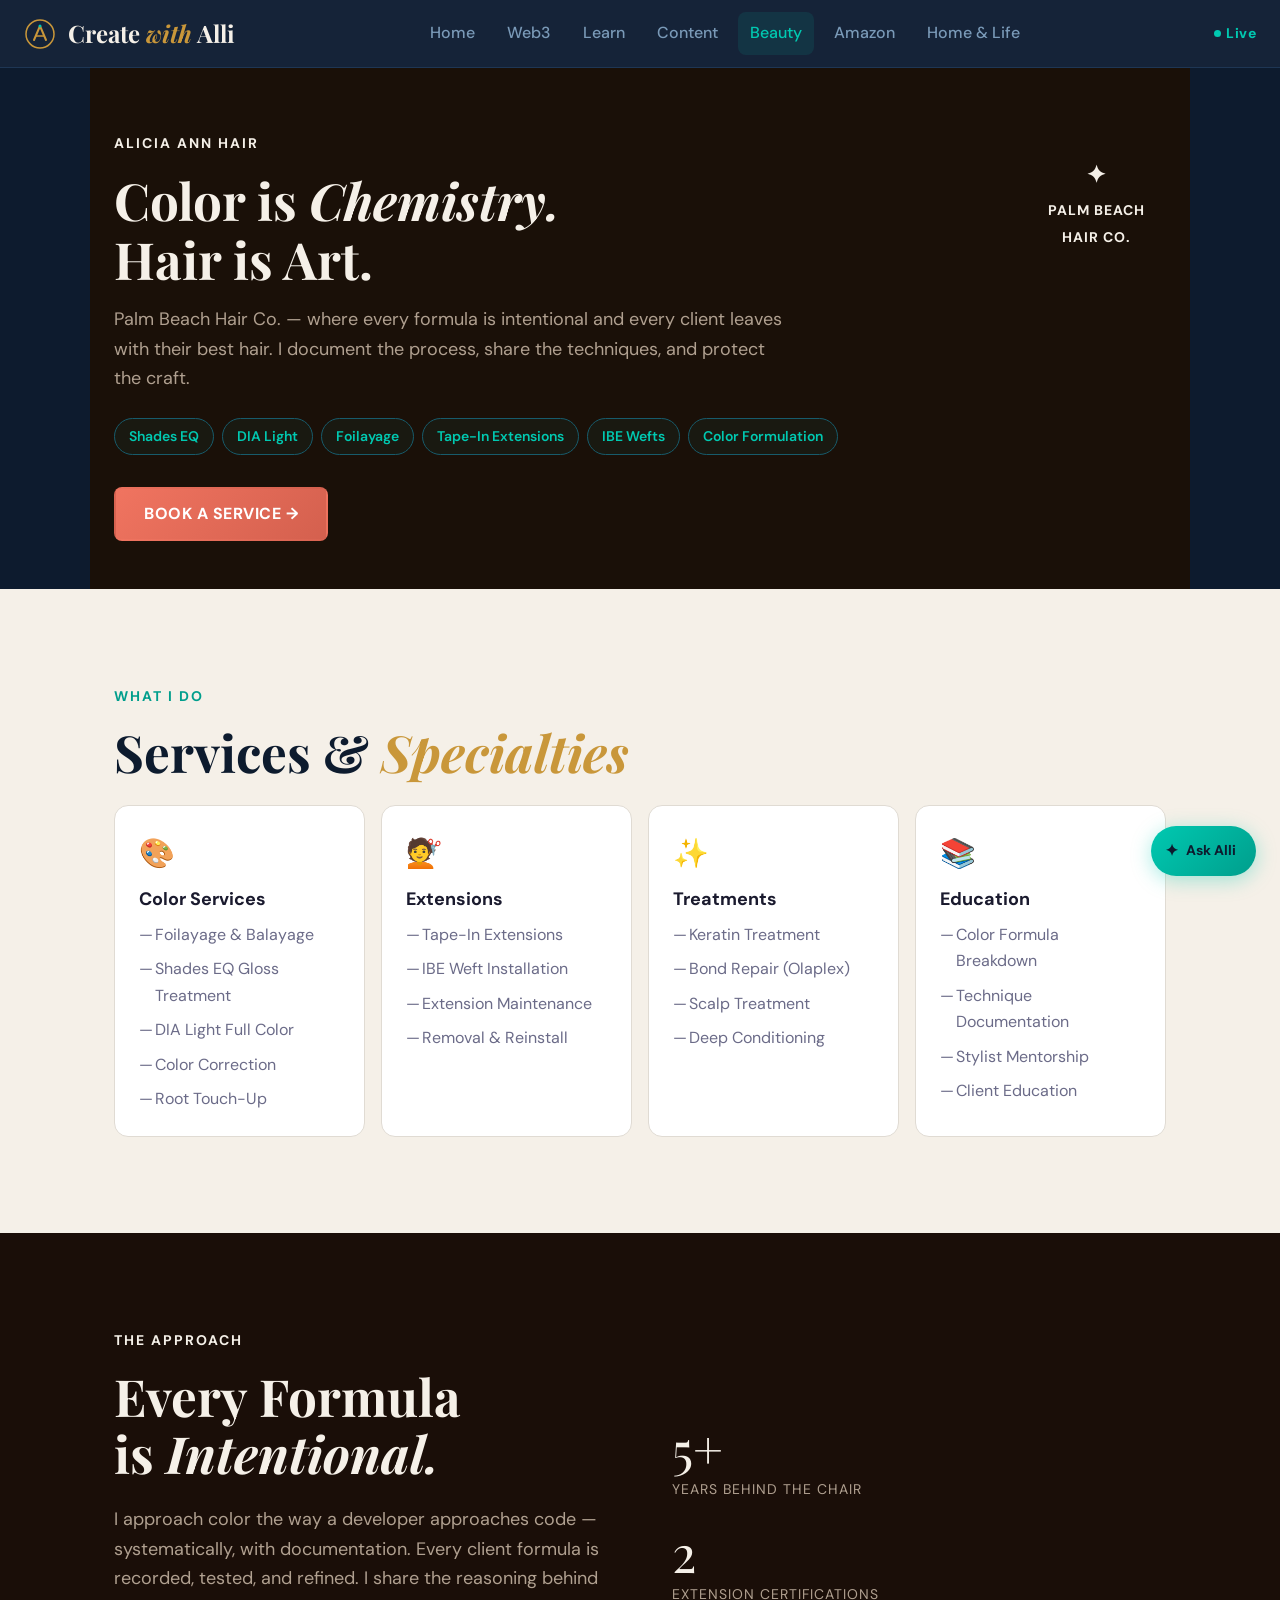
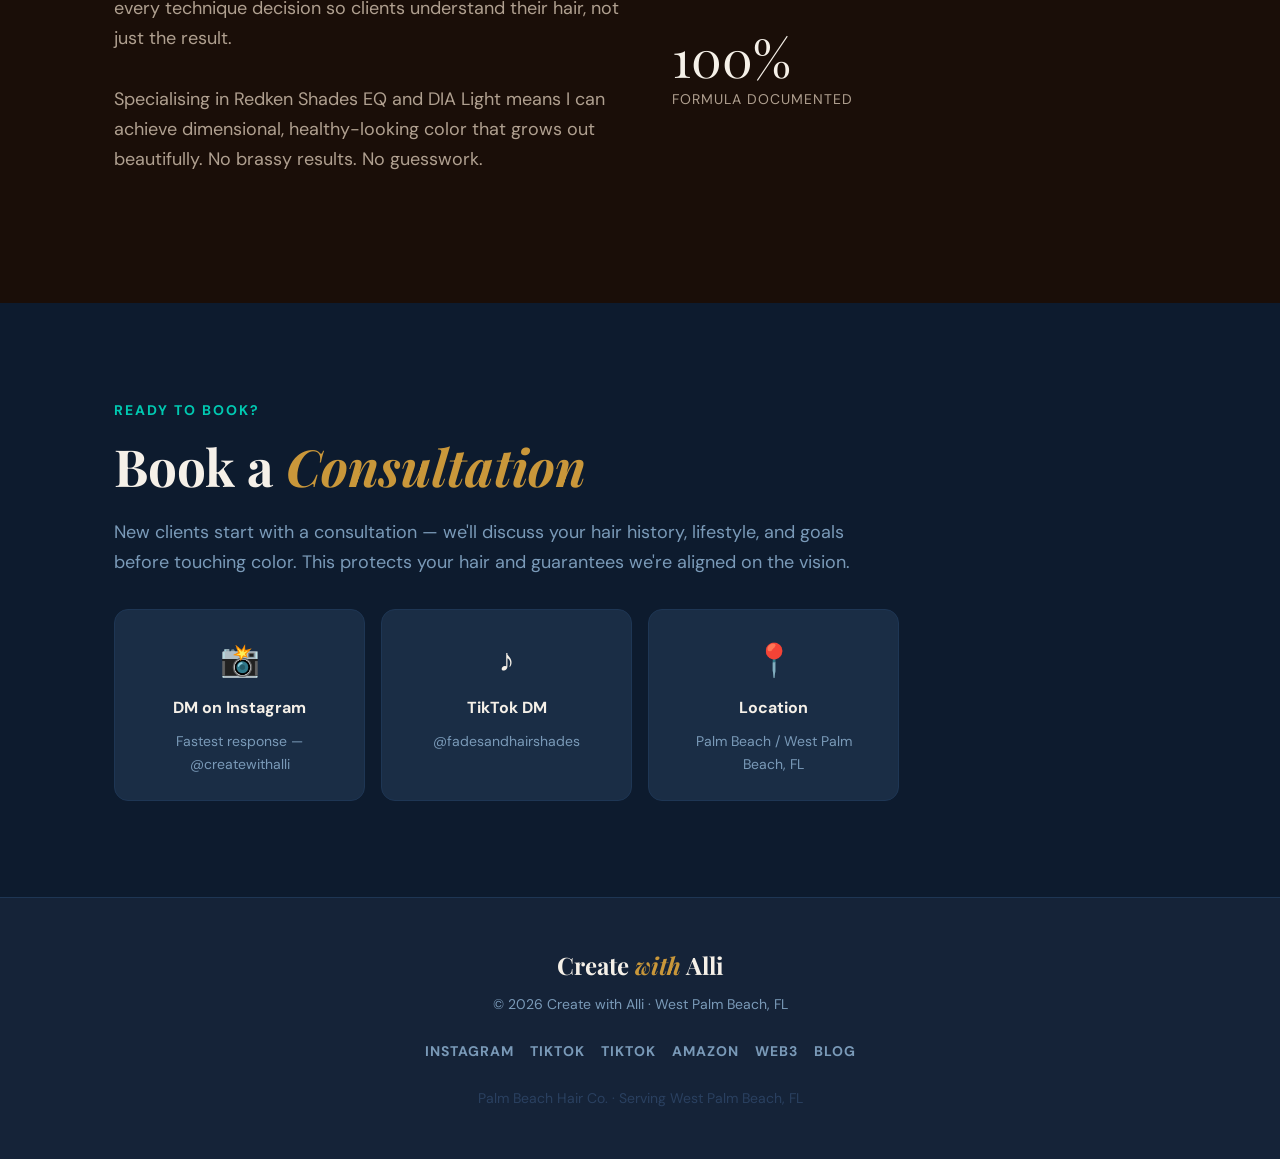
<file: pages/beauty.html>
<!DOCTYPE html>
<html lang="en" data-theme="dark">
<head>
  <meta charset="UTF-8" />
  <meta name="viewport" content="width=device-width, initial-scale=1.0" />
  <title>Beauty — Alicia Ann Hair | Palm Beach Hair Co.</title>
  <meta name="description" content="Hair colorist specializing in Shades EQ, DIA Light formulation, foilayage, and extension services. Palm Beach, FL." />
  <meta name="keywords" content="hair colorist palm beach, foilayage florida, Shades EQ specialist, tape-in extensions, IBE wefts, DIA Light hair color" />
  <link rel="preconnect" href="https://fonts.googleapis.com" />
  <link rel="preconnect" href="https://fonts.gstatic.com" crossorigin />
  <link href="https://fonts.googleapis.com/css2?family=Playfair+Display:ital,wght@0,700;1,400&family=DM+Sans:wght@300;400;500;600&display=swap" rel="stylesheet" />
  <meta property="og:title" content="Beauty — Alicia Ann Hair | Palm Beach Hair Co." />
  <meta property="og:description" content="Hair colorist specializing in color, foilayage, and extensions. Palm Beach, FL." />
  <meta property="og:url" content="https://createwithalli.com/pages/beauty.html" />
  <meta property="og:type" content="website" />
  <link rel="canonical" href="https://createwithalli.com/pages/beauty.html" />
  <link rel="stylesheet" href="../style.css" />
</head>
<body>

<header class="site-header">
  <a href="../index.html" class="logo-wrap">
    <svg class="logo-mark" width="32" height="32" viewBox="0 0 32 32" fill="none">
      <circle cx="16" cy="16" r="14" stroke="var(--gold)" stroke-width="1.5"/>
      <path d="M10 22 L16 8 L22 22" stroke="var(--gold)" stroke-width="2" stroke-linecap="round" stroke-linejoin="round"/>
      <path d="M11.8 18h8.4" stroke="var(--gold)" stroke-width="1.5" stroke-linecap="round"/>
      <circle cx="16" cy="8" r="1.5" fill="var(--accent)"/>
    </svg>
    <span class="logo-text">Create <em>with</em> Alli</span>
  </a>
  <nav class="site-nav" id="siteNav">
    <a href="../index.html" class="nav-link">Home</a>
    <a href="web3.html" class="nav-link">Web3</a>
    <a href="learn.html" class="nav-link">Learn</a>
    <a href="content.html" class="nav-link">Content</a>
    <a href="beauty.html" class="nav-link active">Beauty</a>
    <a href="amazon.html" class="nav-link">Amazon</a>
    <a href="home-life.html" class="nav-link">Home & Life</a>
  </nav>
  <div class="header-actions">
    <span class="live-badge"><span class="dot"></span>Live</span>
    <button class="nav-toggle" id="navToggle" aria-expanded="false" aria-controls="siteNav">
      <span></span><span></span><span></span>
    </button>
  </div>
</header>

<main>

  <!-- HERO -->
  <section class="beauty-hero">
    <div class="bh-content">
      <p class="page-eyebrow" style="color:var(--copper)">ALICIA ANN HAIR</p>
      <h1 class="page-title" style="color:var(--cream)">Color is <em style="color:var(--copper)">Chemistry.</em><br>Hair is Art.</h1>
      <p class="page-subtitle" style="color:#b0a090">Palm Beach Hair Co. — where every formula is intentional and every client leaves with their best hair. I document the process, share the techniques, and protect the craft.</p>
      <div class="specialty-tags" style="margin-top:var(--sp6)">
        <span class="tag">Shades EQ</span>
        <span class="tag">DIA Light</span>
        <span class="tag">Foilayage</span>
        <span class="tag">Tape-In Extensions</span>
        <span class="tag">IBE Wefts</span>
        <span class="tag">Color Formulation</span>
      </div>
      <a href="#book" class="btn btn--copper mt-section">BOOK A SERVICE →</a>
    </div>
    <div class="bh-badge">
      <span>✦</span>
      <span>Palm Beach</span>
      <span>Hair Co.</span>
    </div>
  </section>

  <!-- SERVICES -->
  <section class="section section--light" id="services">
    <div class="section-inner">
      <p class="section-eyebrow">WHAT I DO</p>
      <h2 class="section-title-lg">Services &amp; <em>Specialties</em></h2>
      <div class="services-grid">
        <div class="service-card">
          <div class="service-icon">🎨</div>
          <h3 class="service-title">Color Services</h3>
          <ul class="service-list">
            <li>Foilayage &amp; Balayage</li>
            <li>Shades EQ Gloss Treatment</li>
            <li>DIA Light Full Color</li>
            <li>Color Correction</li>
            <li>Root Touch-Up</li>
          </ul>
        </div>
        <div class="service-card">
          <div class="service-icon">💇</div>
          <h3 class="service-title">Extensions</h3>
          <ul class="service-list">
            <li>Tape-In Extensions</li>
            <li>IBE Weft Installation</li>
            <li>Extension Maintenance</li>
            <li>Removal &amp; Reinstall</li>
          </ul>
        </div>
        <div class="service-card">
          <div class="service-icon">✨</div>
          <h3 class="service-title">Treatments</h3>
          <ul class="service-list">
            <li>Keratin Treatment</li>
            <li>Bond Repair (Olaplex)</li>
            <li>Scalp Treatment</li>
            <li>Deep Conditioning</li>
          </ul>
        </div>
        <div class="service-card">
          <div class="service-icon">📚</div>
          <h3 class="service-title">Education</h3>
          <ul class="service-list">
            <li>Color Formula Breakdown</li>
            <li>Technique Documentation</li>
            <li>Stylist Mentorship</li>
            <li>Client Education</li>
          </ul>
        </div>
      </div>
    </div>
  </section>

  <!-- THE PHILOSOPHY -->
  <section class="section section--dark2">
    <div class="section-inner">
      <div class="philosophy-grid">
        <div>
          <p class="page-eyebrow" style="color:var(--copper)">THE APPROACH</p>
          <h2 class="section-title-lg" style="color:var(--cream)">Every Formula is <em style="color:var(--copper)">Intentional.</em></h2>
          <p class="section-body" style="color:#b0a090">I approach color the way a developer approaches code — systematically, with documentation. Every client formula is recorded, tested, and refined. I share the reasoning behind every technique decision so clients understand their hair, not just the result.</p>
          <p class="section-body" style="color:#b0a090;margin-top:var(--sp4)">Specialising in Redken Shades EQ and DIA Light means I can achieve dimensional, healthy-looking color that grows out beautifully. No brassy results. No guesswork.</p>
        </div>
        <div class="philosophy-stats">
          <div class="stat-block">
            <span class="stat-num">5+</span>
            <span class="stat-label">Years behind the chair</span>
          </div>
          <div class="stat-block">
            <span class="stat-num">2</span>
            <span class="stat-label">Extension certifications</span>
          </div>
          <div class="stat-block">
            <span class="stat-num">100%</span>
            <span class="stat-label">Formula documented</span>
          </div>
        </div>
      </div>
    </div>
  </section>

  <!-- BOOKING -->
  <section class="section" id="book">
    <div class="section-inner">
      <p class="section-eyebrow">READY TO BOOK?</p>
      <h2 class="section-title-lg">Book a <em>Consultation</em></h2>
      <p class="section-body">New clients start with a consultation — we'll discuss your hair history, lifestyle, and goals before touching color. This protects your hair and guarantees we're aligned on the vision.</p>
      <div class="booking-options">
        <a href="https://www.instagram.com/alliopsec" target="_blank" rel="noopener" class="booking-card">
          <span class="booking-icon">📸</span>
          <div class="booking-label">DM on Instagram</div>
          <div class="booking-note">Fastest response — @createwithalli</div>
        </a>
        <a href="https://www.tiktok.com/@fadesandhairshades" target="_blank" rel="noopener" class="booking-card">
          <span class="booking-icon">♪</span>
          <div class="booking-label">TikTok DM</div>
          <div class="booking-note">@fadesandhairshades</div>
        </a>
        <div class="booking-card">
          <span class="booking-icon">📍</span>
          <div class="booking-label">Location</div>
          <div class="booking-note">Palm Beach / West Palm Beach, FL</div>
        </div>
      </div>
    </div>
  </section>

</main>

<footer class="site-footer">
  <div class="footer-inner">
    <div class="footer-brand">
      <span class="footer-logo">Create <em>with</em> Alli</span>
      <p class="footer-tagline">© 2026 Create with Alli · West Palm Beach, FL</p>
    </div>
    <nav class="footer-nav">
      <a href="https://www.instagram.com/alliopsec" target="_blank" rel="noopener">INSTAGRAM</a>
      <a href="https://www.tiktok.com/@fadesandhairshades" target="_blank" rel="noopener">TIKTOK</a>
      <a href="https://www.tiktok.com/@alliopsdev" target="_blank" rel="noopener">TIKTOK</a>
      <a href="https://www.amazon.com/shop/createwithalli?tag=alicialindsle-20" target="_blank" rel="noopener">AMAZON</a>
      <a href="web3.html">WEB3</a>
      <a href="https://createwithalli.wordpress.com" target="_blank" rel="noopener">BLOG</a>
    </nav>
    <p class="footer-legal">Palm Beach Hair Co. · Serving West Palm Beach, FL</p>
  </div>
</footer>

<style>
.beauty-hero {
  background: #1a1008;
  padding: var(--sp16) var(--sp6) var(--sp12);
  display: flex; align-items: flex-start; justify-content: space-between;
  gap: var(--sp8); flex-wrap: wrap;
  max-width: 1100px; margin: 0 auto;
}
.bh-content { flex: 1; min-width: 280px; }
.bh-badge {
  width: 140px; height: 140px;
  border-radius: 50%;
  border: 1.5px solid var(--copper);
  display: flex; flex-direction: column;
  align-items: center; justify-content: center;
  gap: 4px; flex-shrink: 0;
  color: var(--copper); font-size: var(--text-xs);
  font-weight: 700; letter-spacing: 1px;
  text-transform: uppercase;
}
.bh-badge span:first-child { font-size: 1.5rem; }
.services-grid { display: grid; grid-template-columns: repeat(auto-fill, minmax(200px, 1fr)); gap: var(--sp4); }
.service-card { background: #fff; border: 1px solid #e0dbd3; border-radius: var(--radius); padding: var(--sp6); }
.service-icon  { font-size: 1.8rem; margin-bottom: var(--sp3); }
.service-title { font-size: var(--text-base); font-weight: 700; color: #1a1a2e; margin-bottom: var(--sp3); }
.service-list  { list-style: none; display: flex; flex-direction: column; gap: var(--sp2); }
.service-list li { font-size: var(--text-sm); color: #6b6b88; padding-left: var(--sp4); position: relative; }
.service-list li::before { content: '—'; position: absolute; left: 0; color: var(--copper); }
.philosophy-grid { display: grid; grid-template-columns: 1fr 1fr; gap: var(--sp8); align-items: center; }
@media (max-width: 640px) { .philosophy-grid { grid-template-columns: 1fr; } }
.philosophy-stats { display: flex; flex-direction: column; gap: var(--sp6); }
.stat-block { border-left: 2px solid var(--copper); padding-left: var(--sp4); }
.stat-num   { font-family: var(--font-display); font-size: var(--text-2xl); color: var(--copper); display: block; line-height: 1; }
.stat-label { font-size: var(--text-xs); color: #b0a090; text-transform: uppercase; letter-spacing: 1px; }
.booking-options { display: grid; grid-template-columns: repeat(auto-fill, minmax(200px, 1fr)); gap: var(--sp4); margin-top: var(--sp8); }
.booking-card {
  background: var(--card); border: 1px solid var(--border); border-radius: var(--radius);
  padding: var(--sp6); text-align: center;
  display: flex; flex-direction: column; align-items: center; gap: var(--sp2);
  transition: transform var(--trans), border-color var(--trans);
}
.booking-card:hover { transform: translateY(-2px); border-color: var(--copper); }
.booking-icon { font-size: 2rem; }
.booking-label { font-size: var(--text-sm); font-weight: 700; color: var(--text); }
.booking-note  { font-size: var(--text-xs); color: var(--muted); }
</style>

<script src="../app.js"></script>
<script src="../allibot.js"></script>
</body>
</html>
</file>
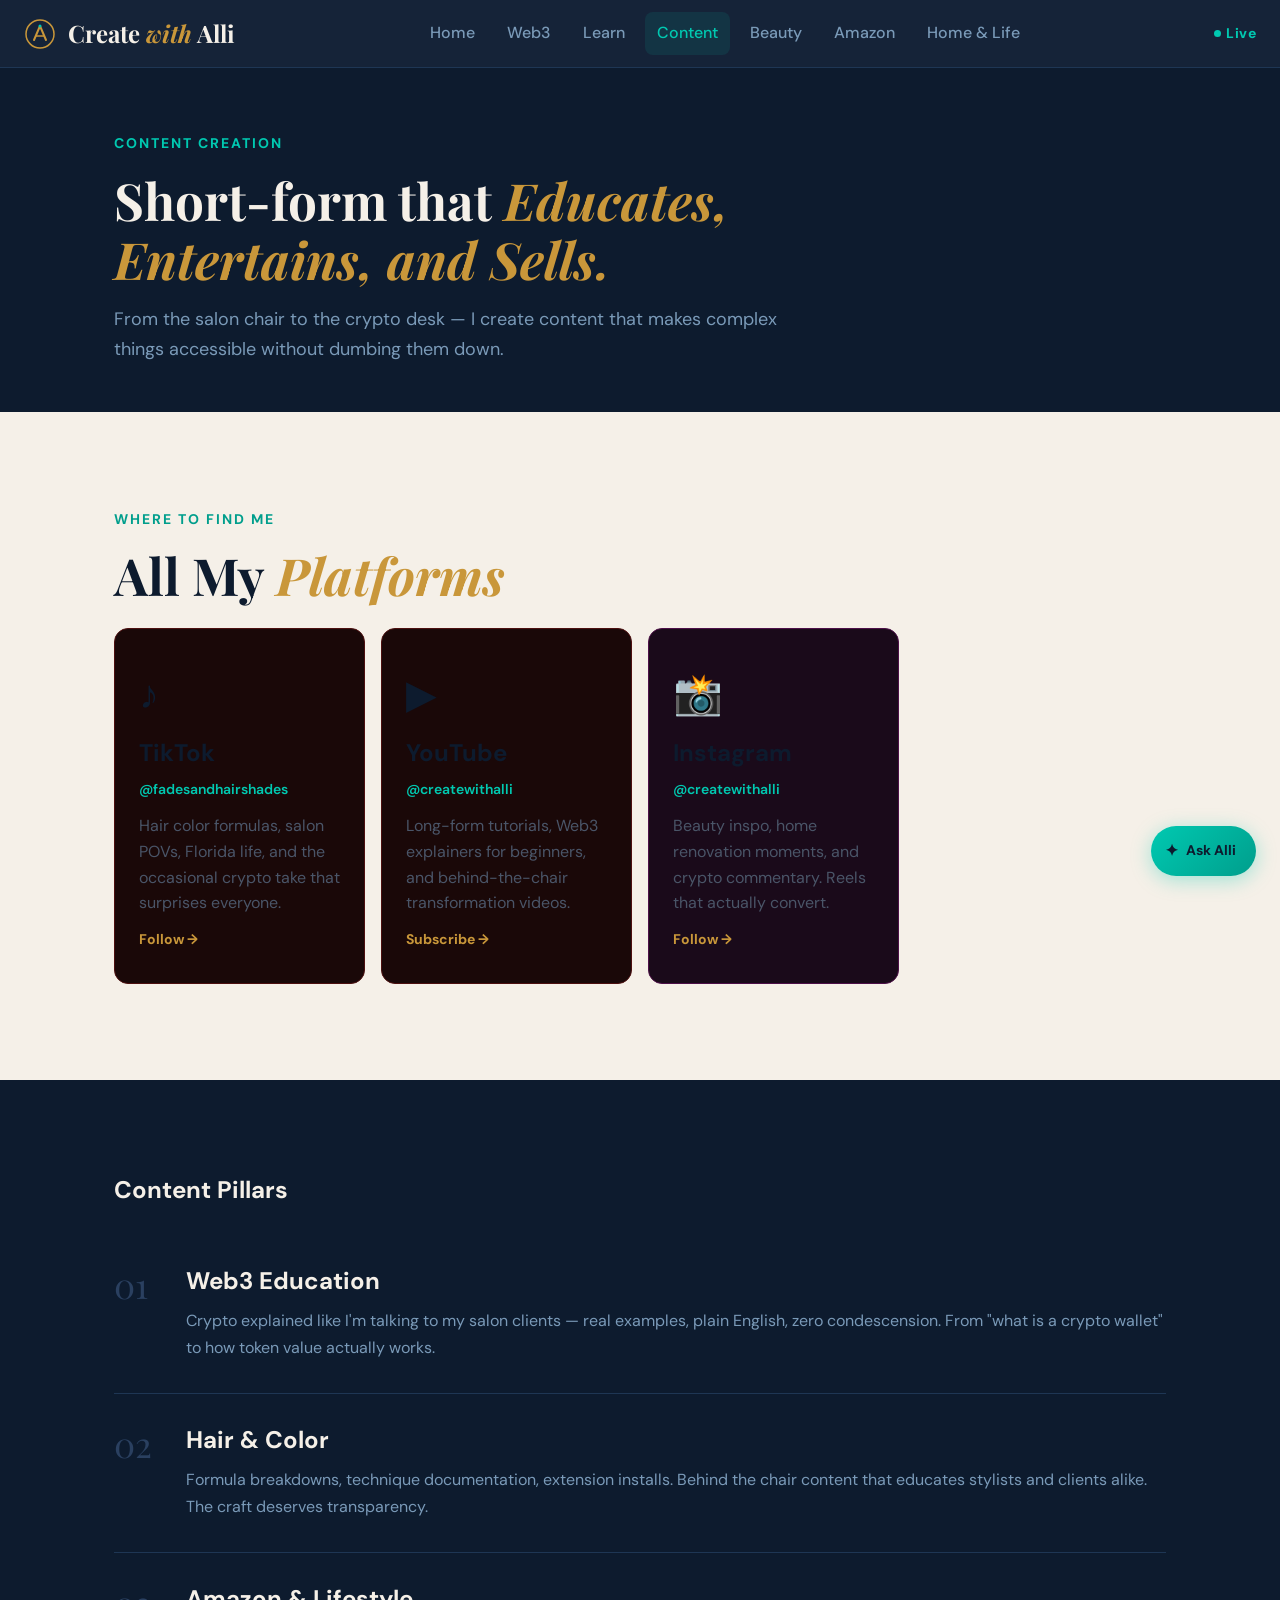
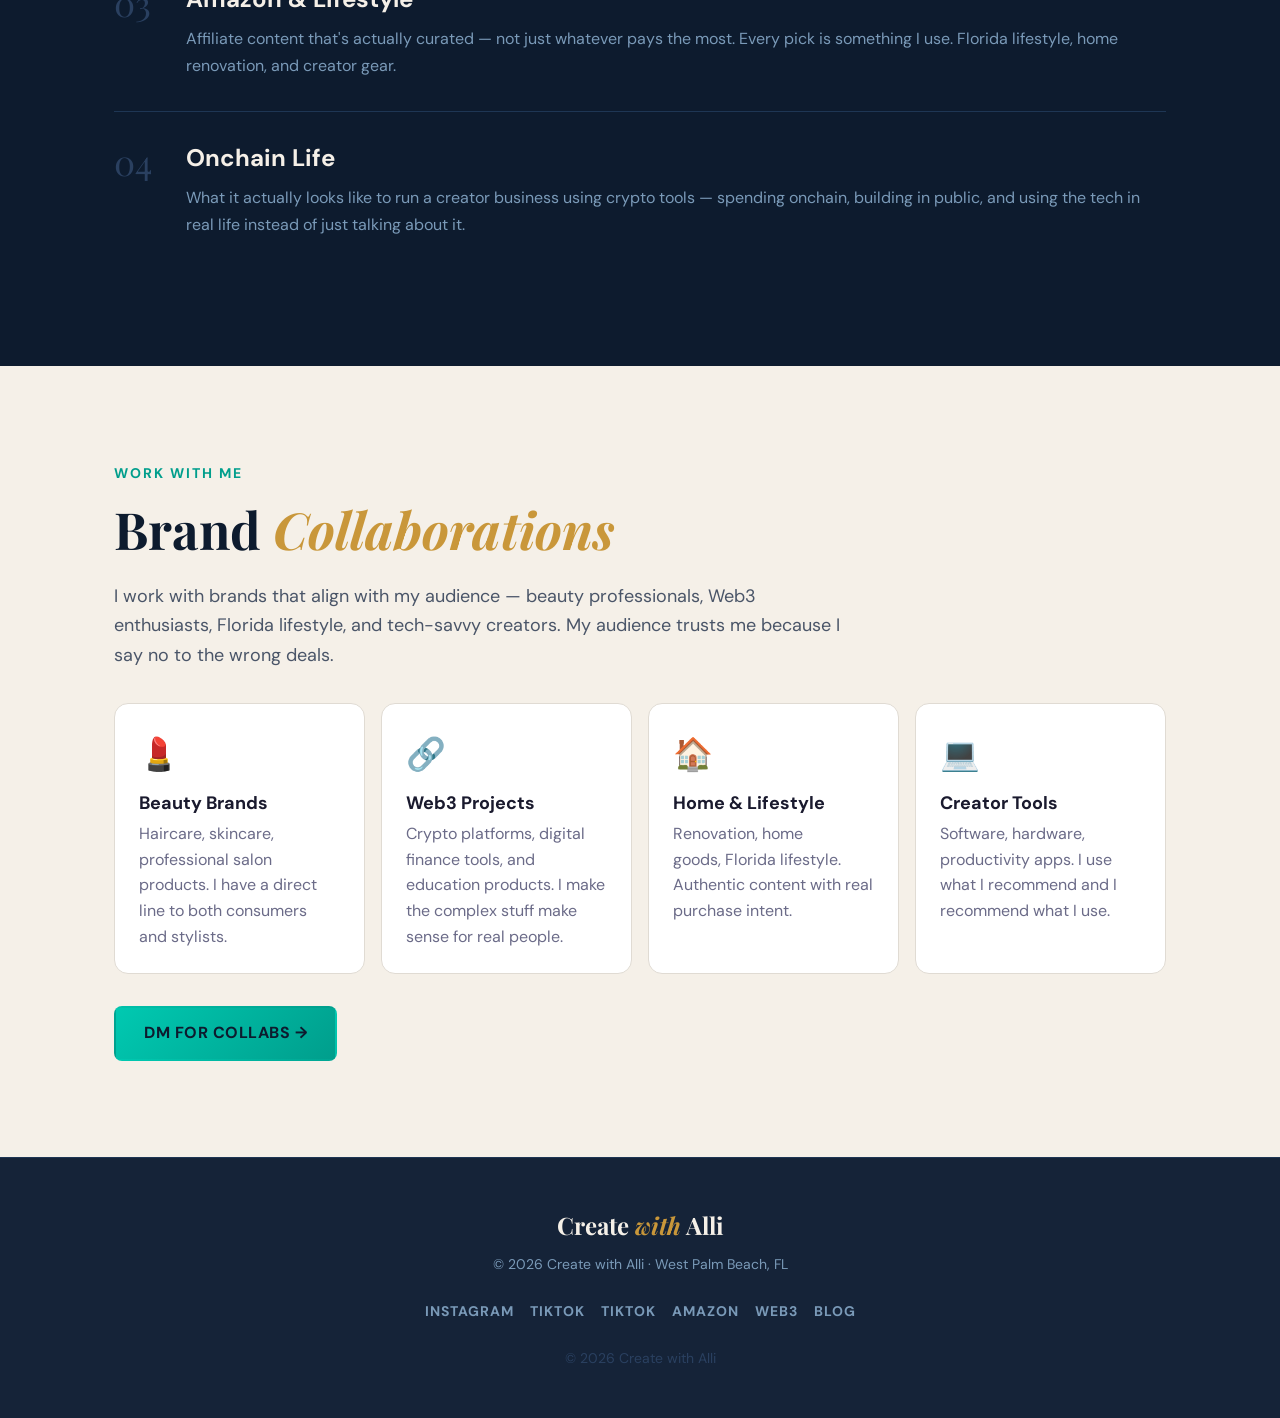
<file: pages/content.html>
<!DOCTYPE html>
<html lang="en" data-theme="dark">
<head>
  <meta charset="UTF-8" />
  <meta name="viewport" content="width=device-width, initial-scale=1.0" />
  <title>Content — Create with Alli</title>
  <meta name="description" content="TikTok, YouTube, Instagram and Web3 education content from Alli. Short-form that educates, entertains, and sells." />
  <meta name="keywords" content="content creator florida, web3 content, hair tutorials tiktok, crypto education youtube, createwithalli" />
  <link rel="preconnect" href="https://fonts.googleapis.com" />
  <link rel="preconnect" href="https://fonts.gstatic.com" crossorigin />
  <link href="https://fonts.googleapis.com/css2?family=Playfair+Display:ital,wght@0,700;1,400&family=DM+Sans:wght@300;400;500;600&display=swap" rel="stylesheet" />
  <meta property="og:title" content="Content — Create with Alli" />
  <meta property="og:description" content="TikTok, Instagram, and crypto education content from Alli. Short-form that educates and sells." />
  <meta property="og:url" content="https://createwithalli.com/pages/content.html" />
  <meta property="og:type" content="website" />
  <link rel="canonical" href="https://createwithalli.com/pages/content.html" />
  <link rel="stylesheet" href="../style.css" />
</head>
<body>

<header class="site-header">
  <a href="../index.html" class="logo-wrap">
    <svg class="logo-mark" width="32" height="32" viewBox="0 0 32 32" fill="none">
      <circle cx="16" cy="16" r="14" stroke="var(--gold)" stroke-width="1.5"/>
      <path d="M10 22 L16 8 L22 22" stroke="var(--gold)" stroke-width="2" stroke-linecap="round" stroke-linejoin="round"/>
      <path d="M11.8 18h8.4" stroke="var(--gold)" stroke-width="1.5" stroke-linecap="round"/>
      <circle cx="16" cy="8" r="1.5" fill="var(--accent)"/>
    </svg>
    <span class="logo-text">Create <em>with</em> Alli</span>
  </a>
  <nav class="site-nav" id="siteNav">
    <a href="../index.html" class="nav-link">Home</a>
    <a href="web3.html" class="nav-link">Web3</a>
    <a href="learn.html" class="nav-link">Learn</a>
    <a href="content.html" class="nav-link active">Content</a>
    <a href="beauty.html" class="nav-link">Beauty</a>
    <a href="amazon.html" class="nav-link">Amazon</a>
    <a href="home-life.html" class="nav-link">Home & Life</a>
  </nav>
  <div class="header-actions">
    <span class="live-badge"><span class="dot"></span>Live</span>
    <button class="nav-toggle" id="navToggle" aria-expanded="false" aria-controls="siteNav">
      <span></span><span></span><span></span>
    </button>
  </div>
</header>

<main>
  <div class="page-hero">
    <p class="page-eyebrow">CONTENT CREATION</p>
    <h1 class="page-title">Short-form that <em>Educates,<br>Entertains, and Sells.</em></h1>
    <p class="page-subtitle">From the salon chair to the crypto desk — I create content that makes complex things accessible without dumbing them down.</p>
  </div>

  <!-- PLATFORMS -->
  <section class="section section--light">
    <div class="section-inner">
      <p class="section-eyebrow">WHERE TO FIND ME</p>
      <h2 class="section-title-lg">All My <em>Platforms</em></h2>
      <div class="platform-grid">
        <a href="https://www.tiktok.com/@fadesandhairshades" target="_blank" rel="noopener" class="platform-card platform-card--tiktok">
          <div class="pc-icon">♪</div>
          <h3 class="pc-title">TikTok</h3>
          <div class="pc-handle">@fadesandhairshades</div>
          <p class="pc-desc">Hair color formulas, salon POVs, Florida life, and the occasional crypto take that surprises everyone.</p>
          <span class="pc-cta">Follow →</span>
        </a>
        <a href="https://www.tiktok.com/@alliopsdev" target="_blank" rel="noopener" class="platform-card platform-card--tiktok">
          <div class="pc-icon">▶</div>
          <h3 class="pc-title">YouTube</h3>
          <div class="pc-handle">@createwithalli</div>
          <p class="pc-desc">Long-form tutorials, Web3 explainers for beginners, and behind-the-chair transformation videos.</p>
          <span class="pc-cta">Subscribe →</span>
        </a>
        <a href="https://www.instagram.com/alliopsec" target="_blank" rel="noopener" class="platform-card platform-card--instagram">
          <div class="pc-icon">📸</div>
          <h3 class="pc-title">Instagram</h3>
          <div class="pc-handle">@createwithalli</div>
          <p class="pc-desc">Beauty inspo, home renovation moments, and crypto commentary. Reels that actually convert.</p>
          <span class="pc-cta">Follow →</span>
        </a>
      </div>
    </div>
  </section>

  <!-- CONTENT PILLARS -->
  <section class="section">
    <div class="section-inner">
      <h2 class="section-title" style="margin-bottom:var(--sp8)">Content Pillars</h2>
      <div class="pillar-list">
        <div class="pillar">
          <span class="pillar-num">01</span>
          <div>
            <h3 class="pillar-title">Web3 Education</h3>
            <p class="pillar-body">Crypto explained like I'm talking to my salon clients — real examples, plain English, zero condescension. From "what is a crypto wallet" to how token value actually works.</p>
          </div>
        </div>
        <div class="pillar">
          <span class="pillar-num">02</span>
          <div>
            <h3 class="pillar-title">Hair & Color</h3>
            <p class="pillar-body">Formula breakdowns, technique documentation, extension installs. Behind the chair content that educates stylists and clients alike. The craft deserves transparency.</p>
          </div>
        </div>
        <div class="pillar">
          <span class="pillar-num">03</span>
          <div>
            <h3 class="pillar-title">Amazon & Lifestyle</h3>
            <p class="pillar-body">Affiliate content that's actually curated — not just whatever pays the most. Every pick is something I use. Florida lifestyle, home renovation, and creator gear.</p>
          </div>
        </div>
        <div class="pillar">
          <span class="pillar-num">04</span>
          <div>
            <h3 class="pillar-title">Onchain Life</h3>
            <p class="pillar-body">What it actually looks like to run a creator business using crypto tools — spending onchain, building in public, and using the tech in real life instead of just talking about it.</p>
          </div>
        </div>
      </div>
    </div>
  </section>

  <!-- BRAND COLLABS -->
  <section class="section section--light">
    <div class="section-inner">
      <p class="section-eyebrow">WORK WITH ME</p>
      <h2 class="section-title-lg">Brand <em>Collaborations</em></h2>
      <p class="section-body">I work with brands that align with my audience — beauty professionals, Web3 enthusiasts, Florida lifestyle, and tech-savvy creators. My audience trusts me because I say no to the wrong deals.</p>
      <div class="collab-grid">
        <div class="collab-card">
          <span class="collab-icon">💄</span>
          <h4 class="collab-title">Beauty Brands</h4>
          <p class="collab-desc">Haircare, skincare, professional salon products. I have a direct line to both consumers and stylists.</p>
        </div>
        <div class="collab-card">
          <span class="collab-icon">🔗</span>
          <h4 class="collab-title">Web3 Projects</h4>
          <p class="collab-desc">Crypto platforms, digital finance tools, and education products. I make the complex stuff make sense for real people.</p>
        </div>
        <div class="collab-card">
          <span class="collab-icon">🏠</span>
          <h4 class="collab-title">Home & Lifestyle</h4>
          <p class="collab-desc">Renovation, home goods, Florida lifestyle. Authentic content with real purchase intent.</p>
        </div>
        <div class="collab-card">
          <span class="collab-icon">💻</span>
          <h4 class="collab-title">Creator Tools</h4>
          <p class="collab-desc">Software, hardware, productivity apps. I use what I recommend and I recommend what I use.</p>
        </div>
      </div>
      <a href="https://www.instagram.com/alliopsec" target="_blank" rel="noopener" class="btn btn--primary mt-section">DM FOR COLLABS →</a>
    </div>
  </section>

</main>

<footer class="site-footer">
  <div class="footer-inner">
    <div class="footer-brand">
      <span class="footer-logo">Create <em>with</em> Alli</span>
      <p class="footer-tagline">© 2026 Create with Alli · West Palm Beach, FL</p>
    </div>
    <nav class="footer-nav">
      <a href="https://www.instagram.com/alliopsec" target="_blank" rel="noopener">INSTAGRAM</a>
      <a href="https://www.tiktok.com/@fadesandhairshades" target="_blank" rel="noopener">TIKTOK</a>
      <a href="https://www.tiktok.com/@alliopsdev" target="_blank" rel="noopener">TIKTOK</a>
      <a href="https://www.amazon.com/shop/createwithalli?tag=alicialindsle-20" target="_blank" rel="noopener">AMAZON</a>
      <a href="web3.html">WEB3</a>
      <a href="https://createwithalli.wordpress.com" target="_blank" rel="noopener">BLOG</a>
    </nav>
    <p class="footer-legal">© 2026 Create with Alli</p>
  </div>
</footer>

<style>
.platform-grid { display: grid; grid-template-columns: repeat(auto-fill, minmax(240px,1fr)); gap: var(--sp4); }
.platform-card {
  border-radius: var(--radius); padding: var(--sp8) var(--sp6);
  display: flex; flex-direction: column; gap: var(--sp3);
  transition: transform var(--trans);
}
.platform-card:hover { transform: translateY(-3px); }
.platform-card--tiktok   { background: #1a1a2e; border: 1px solid #2a2a4d; }
.platform-card--tiktok  { background: #1a0808; border: 1px solid #4d1010; }
.platform-card--instagram{ background: #1a0a1a; border: 1px solid #4d1048; }
.pc-icon   { font-size: 2.5rem; }
.pc-title  { font-size: var(--text-lg); font-weight: 700; color: var(--text); }
.pc-handle { font-size: var(--text-xs); color: var(--accent); font-weight: 600; }
.pc-desc   { font-size: var(--text-sm); color: var(--muted); line-height: 1.6; flex: 1; }
.pc-cta    { font-size: var(--text-xs); font-weight: 700; color: var(--gold); }
.pillar-list { display: flex; flex-direction: column; gap: 0; }
.pillar {
  display: flex; align-items: flex-start; gap: var(--sp6);
  padding: var(--sp8) 0;
  border-bottom: 1px solid var(--border);
}
.pillar:last-child { border-bottom: none; }
.pillar-num { font-family: var(--font-display); font-size: var(--text-xl); color: var(--faint); flex-shrink: 0; width: 48px; line-height: 1; }
.pillar-title { font-size: var(--text-lg); font-weight: 700; color: var(--text); margin-bottom: var(--sp3); }
.pillar-body  { font-size: var(--text-sm); color: var(--muted); line-height: 1.7; }
.collab-grid { display: grid; grid-template-columns: repeat(auto-fill, minmax(200px,1fr)); gap: var(--sp4); margin-top: var(--sp8); }
.collab-card { background: #fff; border: 1px solid #e0dbd3; border-radius: var(--radius); padding: var(--sp6); }
.collab-icon  { font-size: 2rem; display: block; margin-bottom: var(--sp3); }
.collab-title { font-size: var(--text-base); font-weight: 700; color: #1a1a2e; margin-bottom: var(--sp2); }
.collab-desc  { font-size: var(--text-sm); color: #6b6b88; line-height: 1.6; }
</style>

<script src="../app.js"></script>
<script src="../allibot.js"></script>
</body>
</html>
</file>
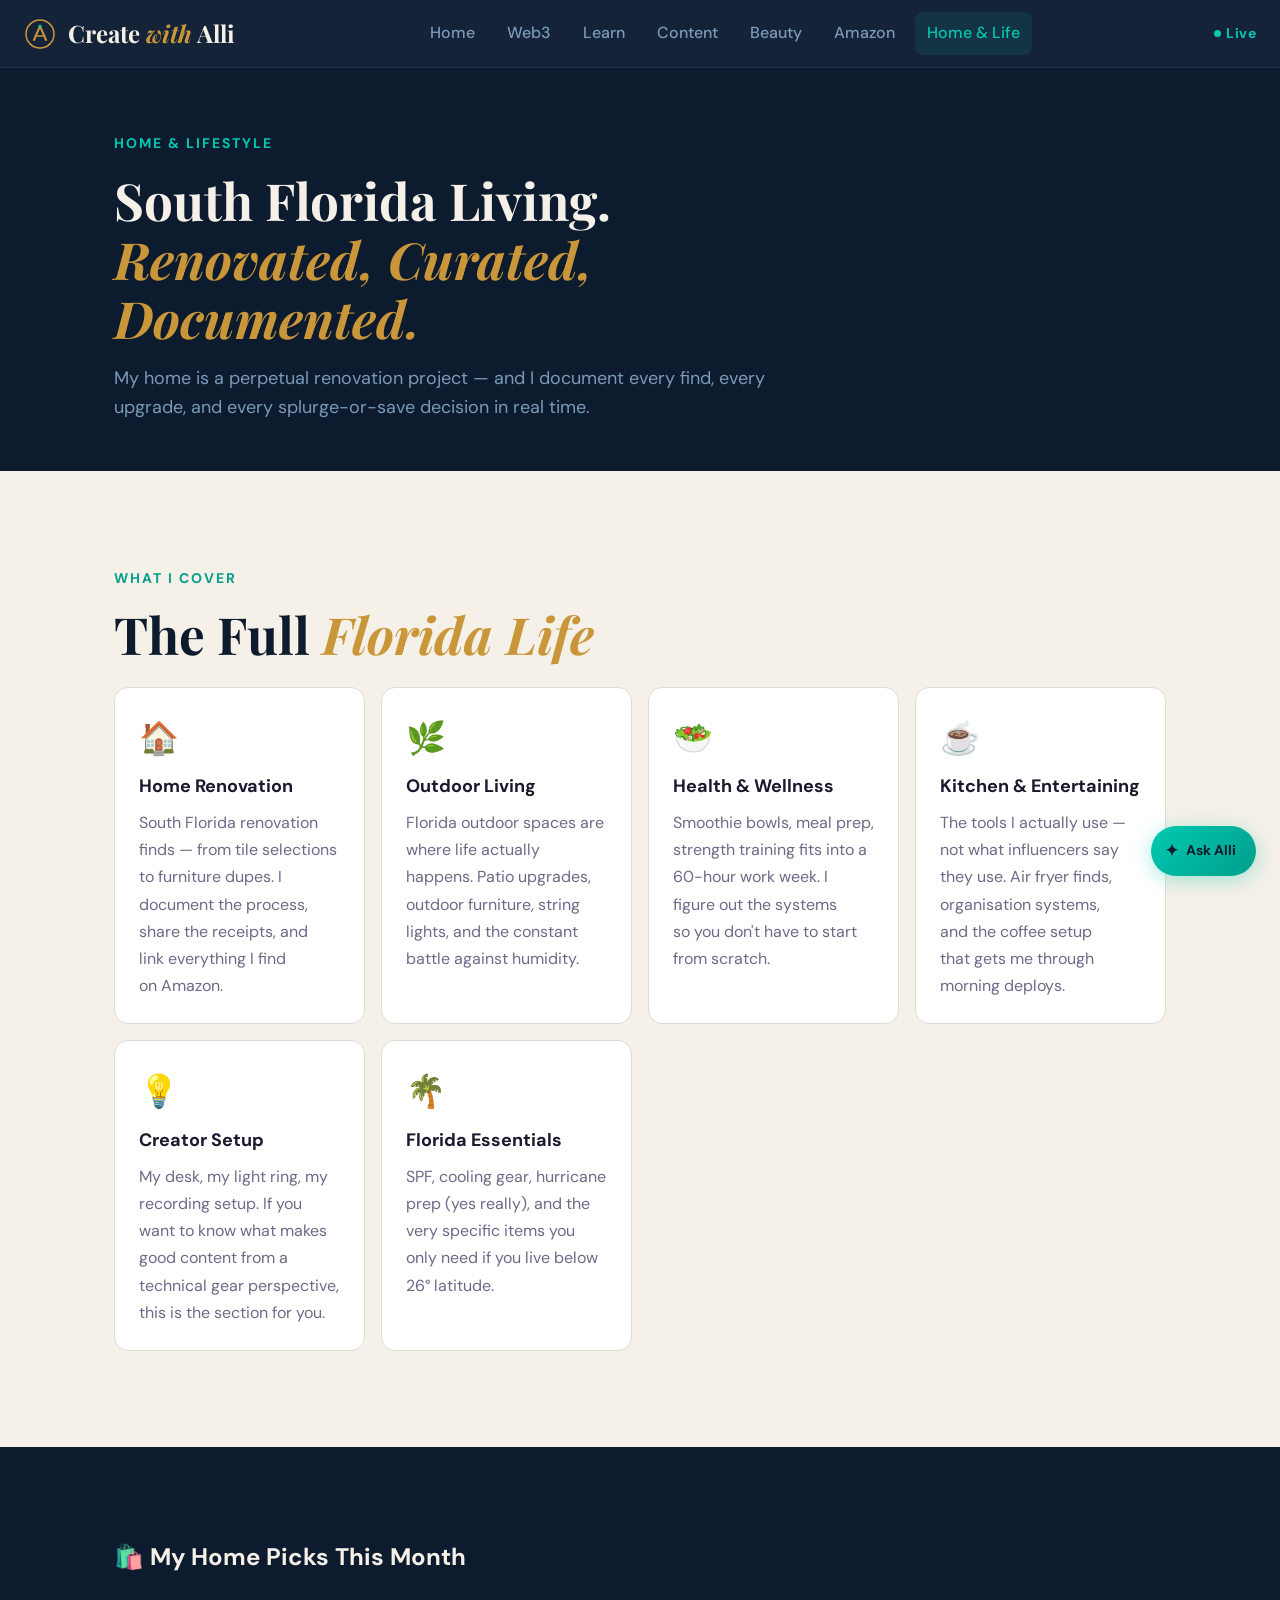
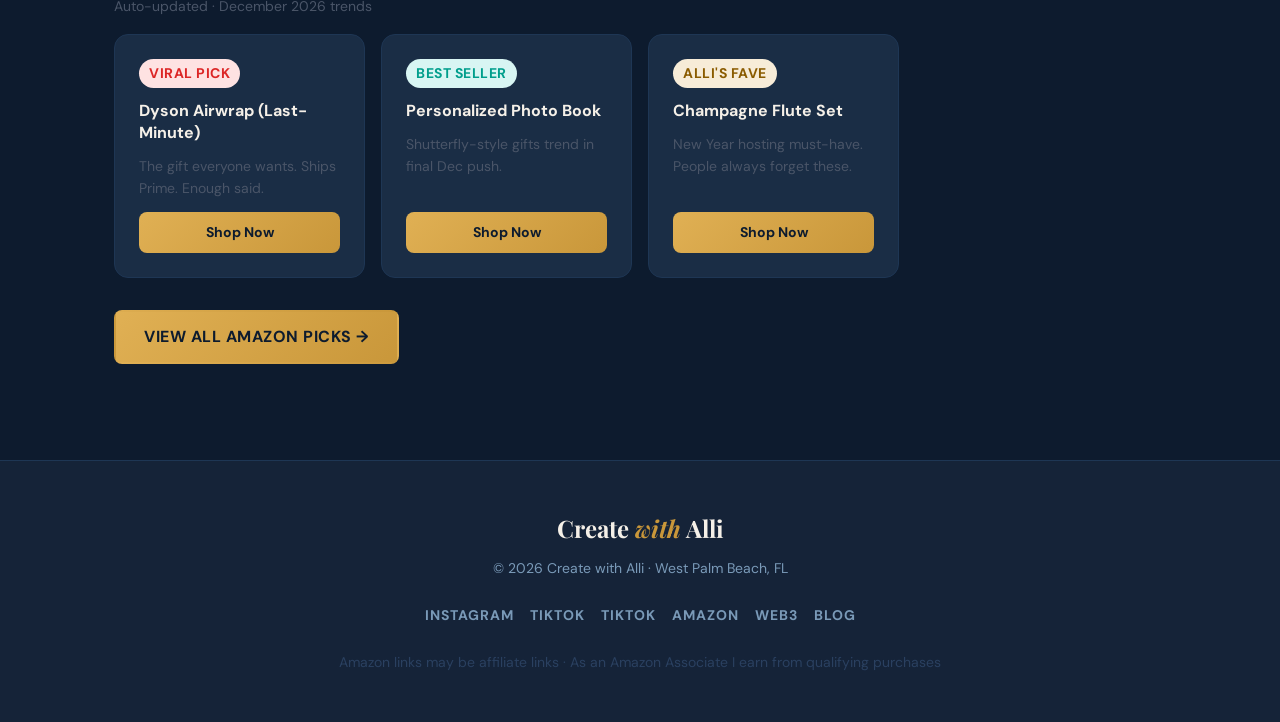
<file: pages/home-life.html>
<!DOCTYPE html>
<html lang="en" data-theme="dark">
<head>
  <meta charset="UTF-8" />
  <meta name="viewport" content="width=device-width, initial-scale=1.0" />
  <title>Home & Life — Create with Alli</title>
  <meta name="description" content="South Florida home renovation, lifestyle, and everyday finds from Alli. Real recommendations, real life." />
  <meta name="keywords" content="south florida home renovation, florida lifestyle blogger, home finds amazon, createwithalli home" />
  <link rel="preconnect" href="https://fonts.googleapis.com" />
  <link rel="preconnect" href="https://fonts.gstatic.com" crossorigin />
  <link href="https://fonts.googleapis.com/css2?family=Playfair+Display:ital,wght@0,700;1,400&family=DM+Sans:wght@300;400;500;600&display=swap" rel="stylesheet" />
  <meta property="og:title" content="Home & Life — Create with Alli" />
  <meta property="og:description" content="South Florida home renovation, lifestyle, and everyday finds from Alli." />
  <meta property="og:url" content="https://createwithalli.com/pages/home-life.html" />
  <meta property="og:type" content="website" />
  <link rel="canonical" href="https://createwithalli.com/pages/home-life.html" />
  <link rel="stylesheet" href="../style.css" />
</head>
<body>

<header class="site-header">
  <a href="../index.html" class="logo-wrap">
    <svg class="logo-mark" width="32" height="32" viewBox="0 0 32 32" fill="none">
      <circle cx="16" cy="16" r="14" stroke="var(--gold)" stroke-width="1.5"/>
      <path d="M10 22 L16 8 L22 22" stroke="var(--gold)" stroke-width="2" stroke-linecap="round" stroke-linejoin="round"/>
      <path d="M11.8 18h8.4" stroke="var(--gold)" stroke-width="1.5" stroke-linecap="round"/>
      <circle cx="16" cy="8" r="1.5" fill="var(--accent)"/>
    </svg>
    <span class="logo-text">Create <em>with</em> Alli</span>
  </a>
  <nav class="site-nav" id="siteNav">
    <a href="../index.html" class="nav-link">Home</a>
    <a href="web3.html" class="nav-link">Web3</a>
    <a href="learn.html" class="nav-link">Learn</a>
    <a href="content.html" class="nav-link">Content</a>
    <a href="beauty.html" class="nav-link">Beauty</a>
    <a href="amazon.html" class="nav-link">Amazon</a>
    <a href="home-life.html" class="nav-link active">Home & Life</a>
  </nav>
  <div class="header-actions">
    <span class="live-badge"><span class="dot"></span>Live</span>
    <button class="nav-toggle" id="navToggle" aria-expanded="false" aria-controls="siteNav">
      <span></span><span></span><span></span>
    </button>
  </div>
</header>

<main>
  <div class="page-hero">
    <p class="page-eyebrow">HOME & LIFESTYLE</p>
    <h1 class="page-title">South Florida Living.<br><em>Renovated, Curated,<br>Documented.</em></h1>
    <p class="page-subtitle">My home is a perpetual renovation project — and I document every find, every upgrade, and every splurge-or-save decision in real time.</p>
  </div>

  <!-- CATEGORIES -->
  <section class="section section--light">
    <div class="section-inner">
      <p class="section-eyebrow">WHAT I COVER</p>
      <h2 class="section-title-lg">The Full <em>Florida Life</em></h2>
      <div class="hl-grid">
        <div class="hl-card">
          <span class="hl-icon">🏠</span>
          <h3 class="hl-title">Home Renovation</h3>
          <p class="hl-body">South Florida renovation finds — from tile selections to furniture dupes. I document the process, share the receipts, and link everything I find on Amazon.</p>
        </div>
        <div class="hl-card">
          <span class="hl-icon">🌿</span>
          <h3 class="hl-title">Outdoor Living</h3>
          <p class="hl-body">Florida outdoor spaces are where life actually happens. Patio upgrades, outdoor furniture, string lights, and the constant battle against humidity.</p>
        </div>
        <div class="hl-card">
          <span class="hl-icon">🥗</span>
          <h3 class="hl-title">Health & Wellness</h3>
          <p class="hl-body">Smoothie bowls, meal prep, strength training fits into a 60-hour work week. I figure out the systems so you don't have to start from scratch.</p>
        </div>
        <div class="hl-card">
          <span class="hl-icon">☕</span>
          <h3 class="hl-title">Kitchen & Entertaining</h3>
          <p class="hl-body">The tools I actually use — not what influencers say they use. Air fryer finds, organisation systems, and the coffee setup that gets me through morning deploys.</p>
        </div>
        <div class="hl-card">
          <span class="hl-icon">💡</span>
          <h3 class="hl-title">Creator Setup</h3>
          <p class="hl-body">My desk, my light ring, my recording setup. If you want to know what makes good content from a technical gear perspective, this is the section for you.</p>
        </div>
        <div class="hl-card">
          <span class="hl-icon">🌴</span>
          <h3 class="hl-title">Florida Essentials</h3>
          <p class="hl-body">SPF, cooling gear, hurricane prep (yes really), and the very specific items you only need if you live below 26° latitude.</p>
        </div>
      </div>
    </div>
  </section>

  <!-- AMAZON PICKS FOR HOME -->
  <section class="section">
    <div class="section-inner">
      <h2 class="section-title" style="margin-bottom:var(--sp6)">🛍️ My Home Picks This Month</h2>
      <div class="trending-header" style="margin-bottom:var(--sp4)">
        <span class="trend-meta" id="trendMeta">Auto-updated monthly</span>
      </div>
      <div class="amazon-picks" id="amazonPicks">
        <div class="pick-card" style="background:var(--card);border-color:var(--border)">
          <span class="pick-badge pick-badge--red">VIRAL PICK</span>
          <div class="pick-title" id="pick1Title" style="color:var(--text)">Loading…</div>
          <div class="pick-desc" id="pick1Desc"></div>
          <a class="pick-btn" id="pick1Link" href="https://www.amazon.com/shop/createwithalli?tag=alicialindsle-20" target="_blank" rel="noopener">Shop Now</a>
        </div>
        <div class="pick-card" style="background:var(--card);border-color:var(--border)">
          <span class="pick-badge pick-badge--blue">BEST SELLER</span>
          <div class="pick-title" id="pick2Title" style="color:var(--text)">Loading…</div>
          <div class="pick-desc" id="pick2Desc"></div>
          <a class="pick-btn" id="pick2Link" href="https://www.amazon.com/shop/createwithalli?tag=alicialindsle-20" target="_blank" rel="noopener">Shop Now</a>
        </div>
        <div class="pick-card" style="background:var(--card);border-color:var(--border)">
          <span class="pick-badge pick-badge--gold">ALLI'S FAVE</span>
          <div class="pick-title" id="pick3Title" style="color:var(--text)">Loading…</div>
          <div class="pick-desc" id="pick3Desc"></div>
          <a class="pick-btn" id="pick3Link" href="https://www.amazon.com/shop/createwithalli?tag=alicialindsle-20" target="_blank" rel="noopener">Shop Now</a>
        </div>
      </div>
      <a href="amazon.html" class="btn btn--amazon mt-section">VIEW ALL AMAZON PICKS →</a>
    </div>
  </section>

</main>

<footer class="site-footer">
  <div class="footer-inner">
    <div class="footer-brand">
      <span class="footer-logo">Create <em>with</em> Alli</span>
      <p class="footer-tagline">© 2026 Create with Alli · West Palm Beach, FL</p>
    </div>
    <nav class="footer-nav">
      <a href="https://www.instagram.com/alliopsec" target="_blank" rel="noopener">INSTAGRAM</a>
      <a href="https://www.tiktok.com/@fadesandhairshades" target="_blank" rel="noopener">TIKTOK</a>
      <a href="https://www.tiktok.com/@alliopsdev" target="_blank" rel="noopener">TIKTOK</a>
      <a href="https://www.amazon.com/shop/createwithalli?tag=alicialindsle-20" target="_blank" rel="noopener">AMAZON</a>
      <a href="web3.html">WEB3</a>
      <a href="https://createwithalli.wordpress.com" target="_blank" rel="noopener">BLOG</a>
    </nav>
    <p class="footer-legal">Amazon links may be affiliate links · As an Amazon Associate I earn from qualifying purchases</p>
  </div>
</footer>

<style>
.hl-grid { display: grid; grid-template-columns: repeat(auto-fill, minmax(220px,1fr)); gap: var(--sp4); }
.hl-card { background: #fff; border: 1px solid #e0dbd3; border-radius: var(--radius); padding: var(--sp6); }
.hl-icon  { font-size: 2rem; display: block; margin-bottom: var(--sp3); }
.hl-title { font-size: var(--text-base); font-weight: 700; color: #1a1a2e; margin-bottom: var(--sp3); }
.hl-body  { font-size: var(--text-sm); color: #6b6b88; line-height: 1.7; }
</style>

<script src="../app.js"></script>
<script src="../allibot.js"></script>
</body>
</html>
</file>
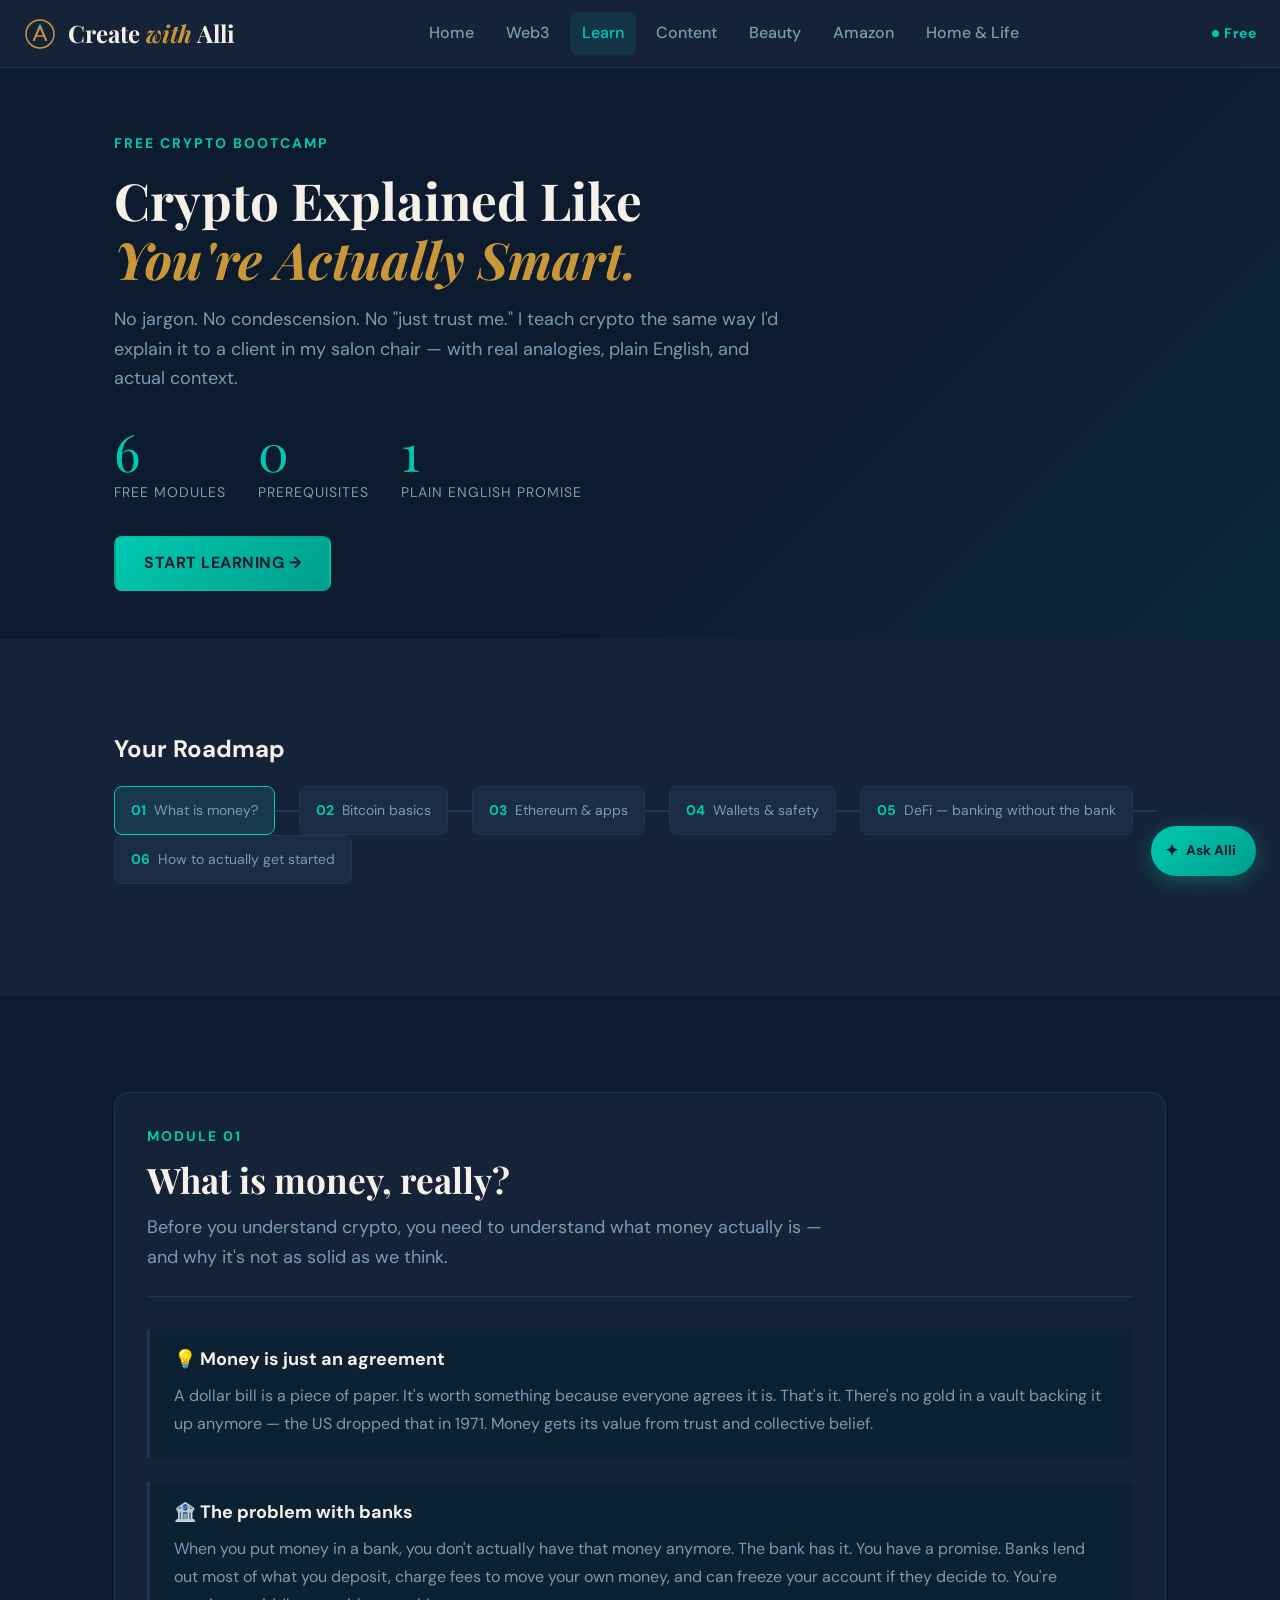
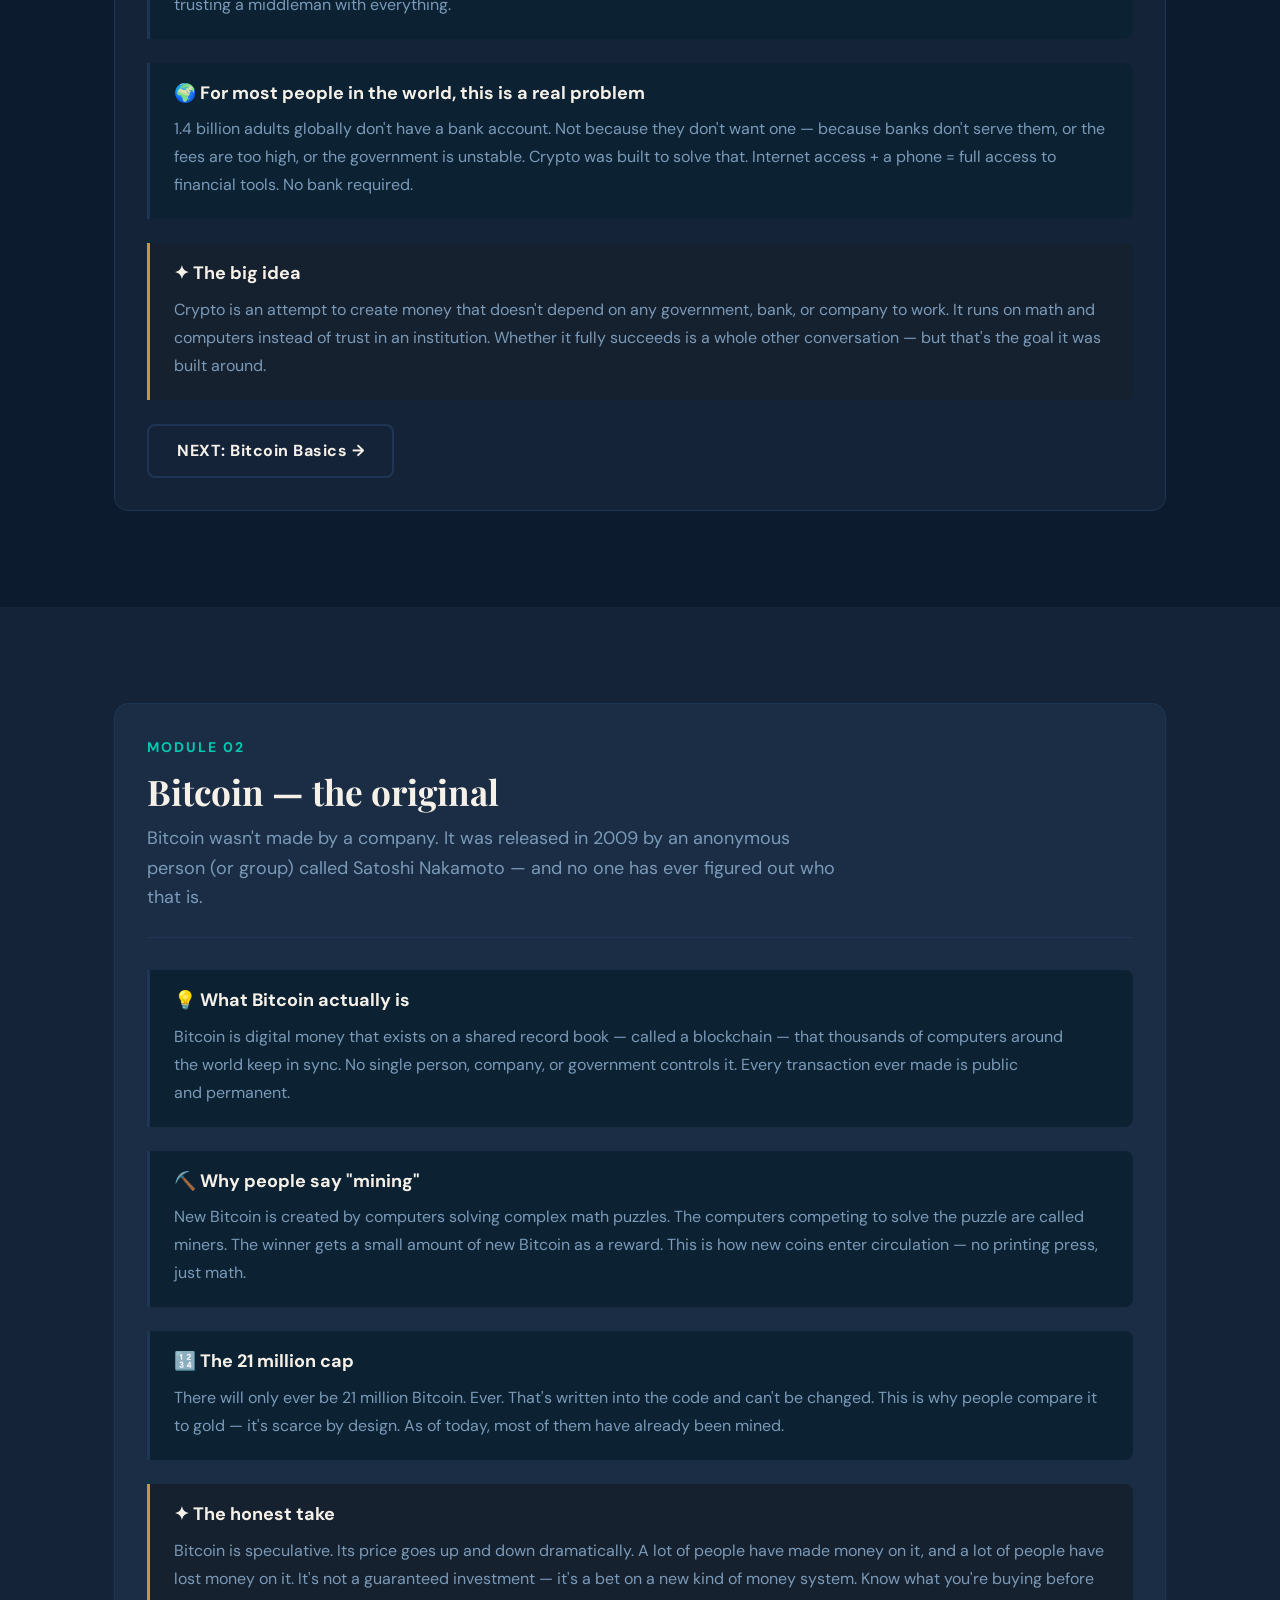
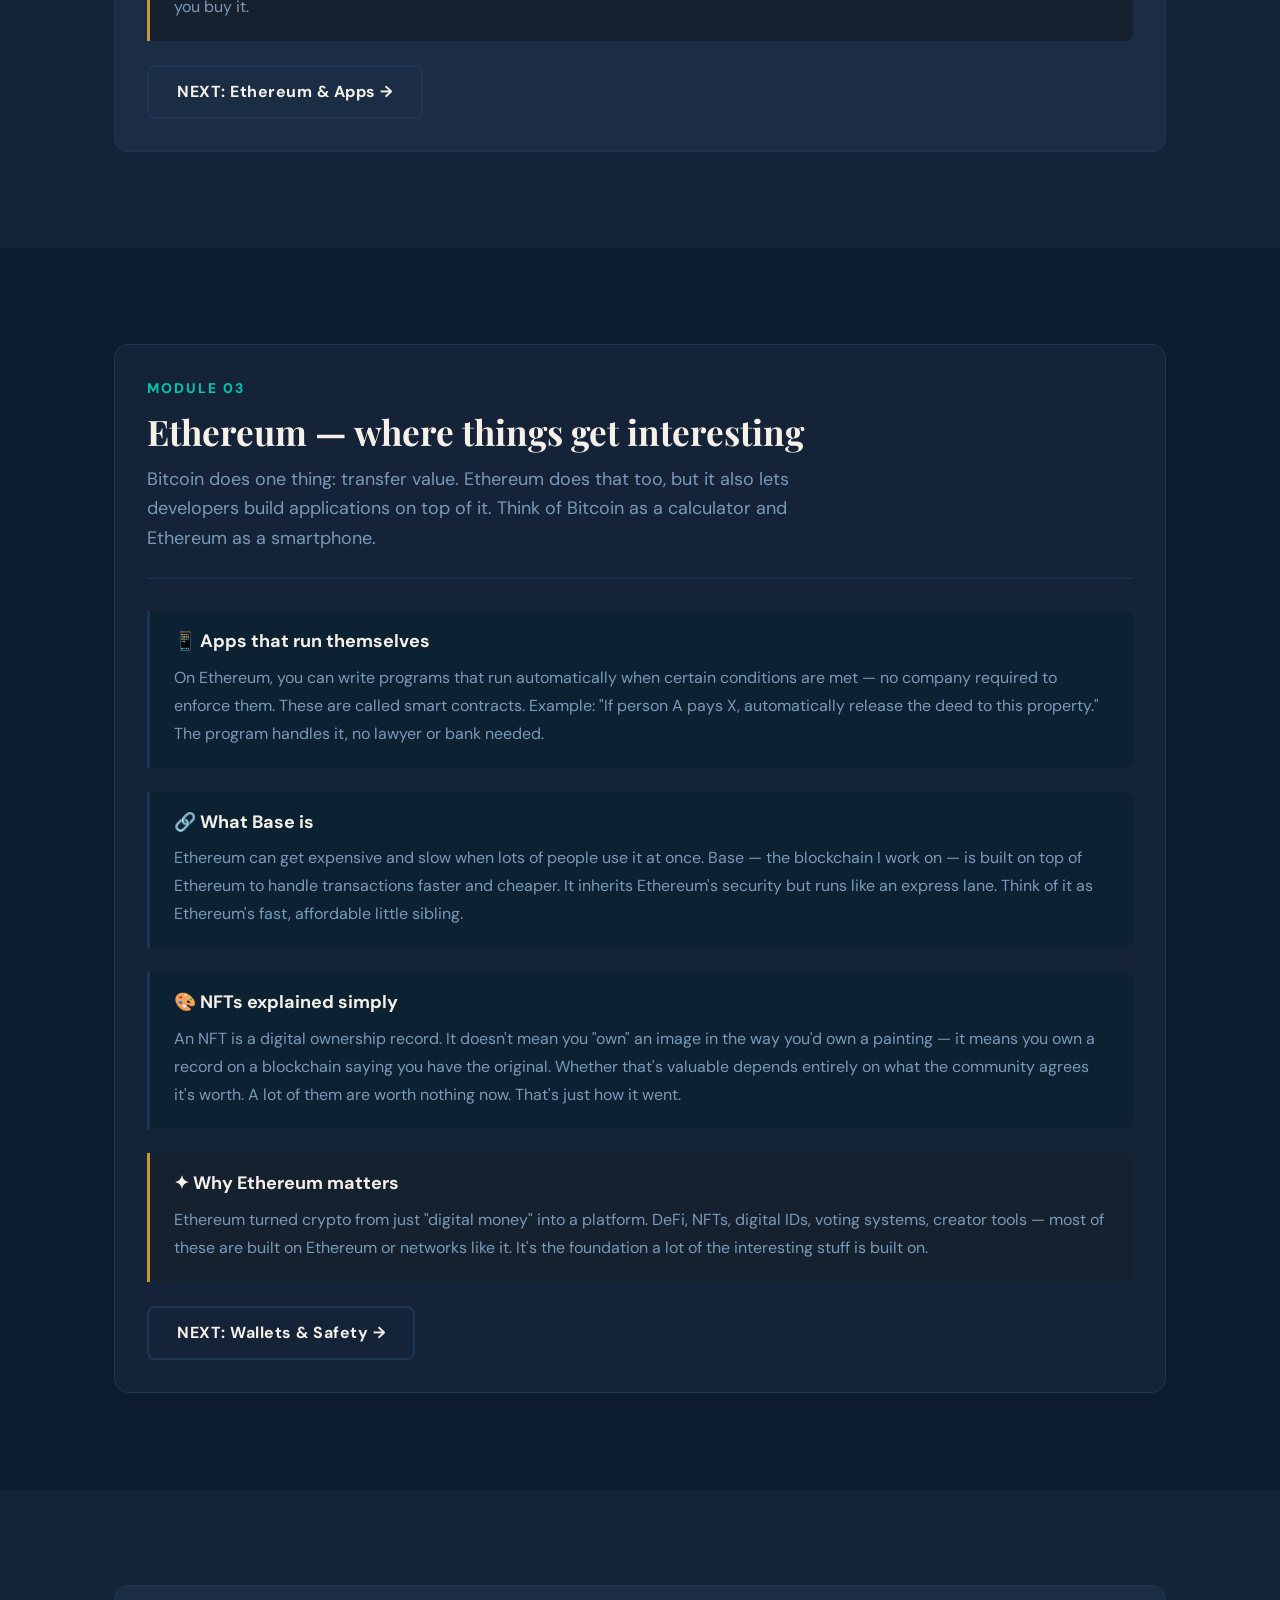
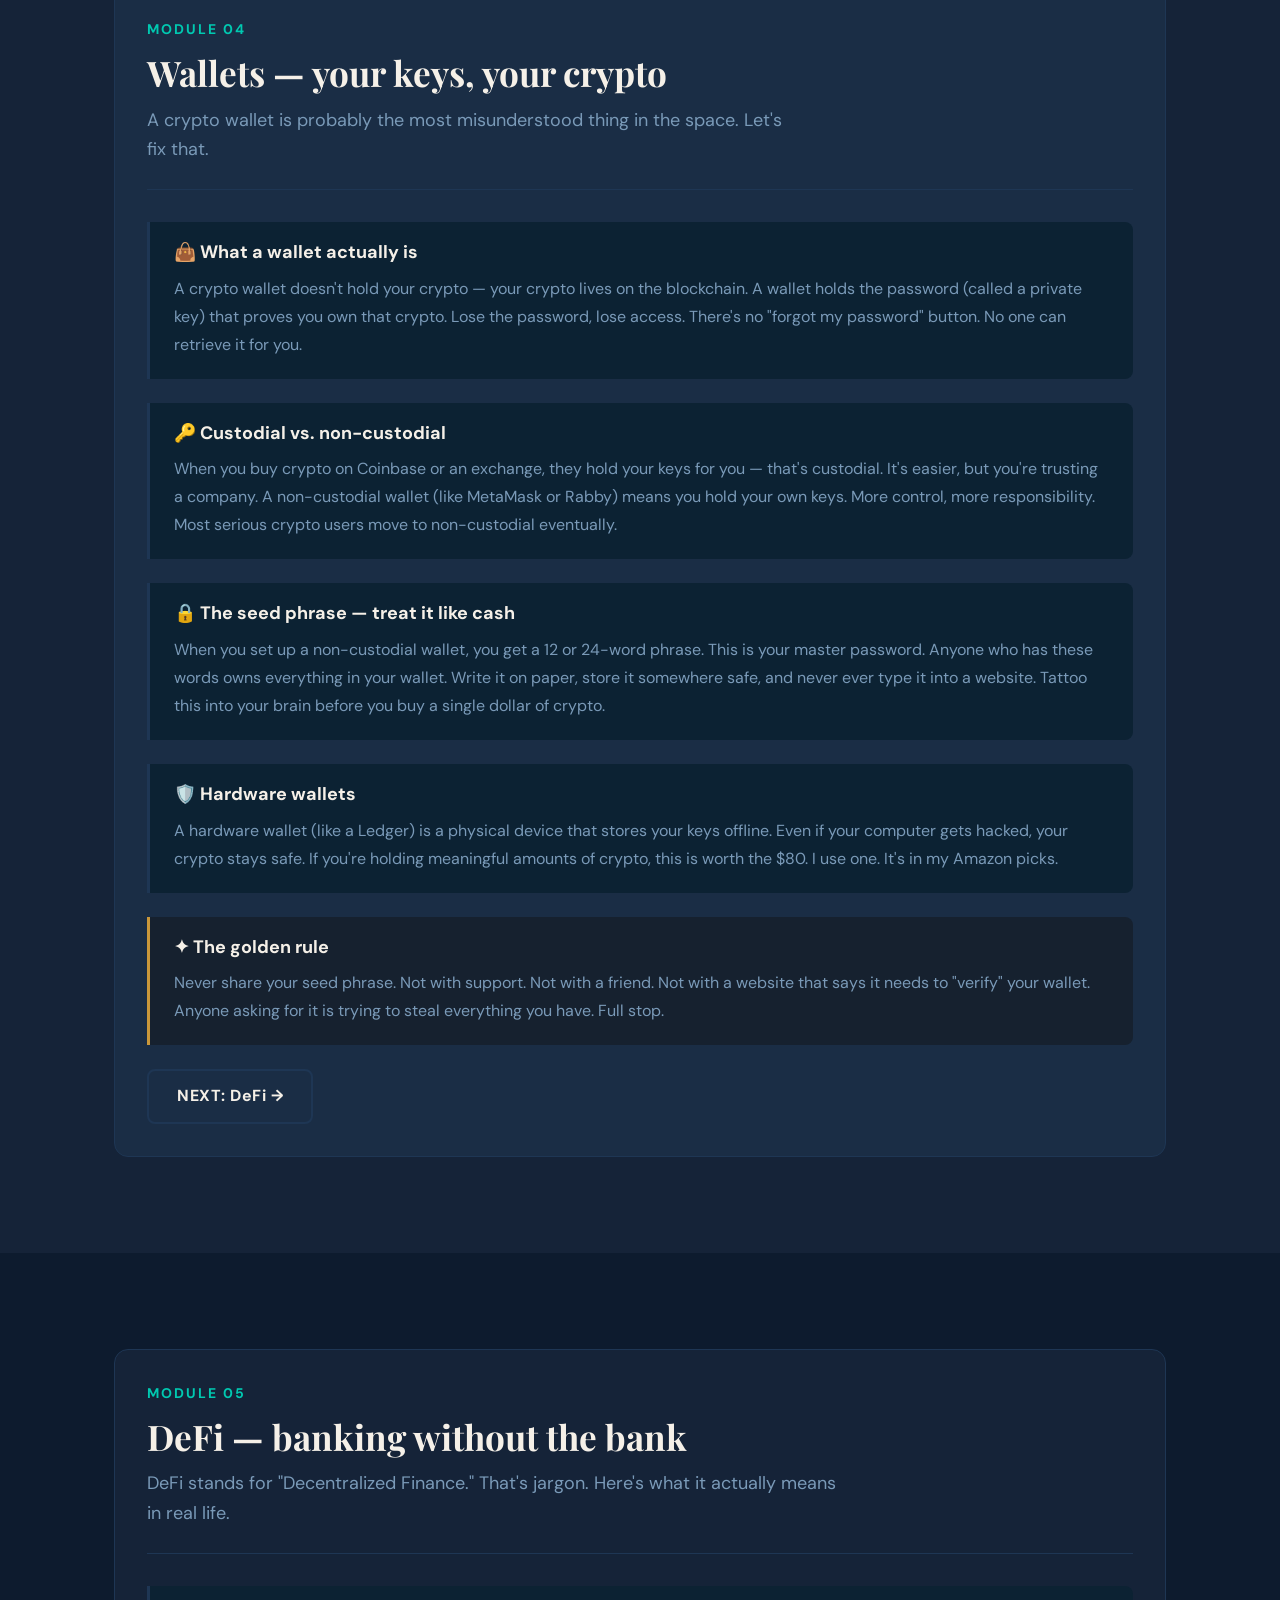
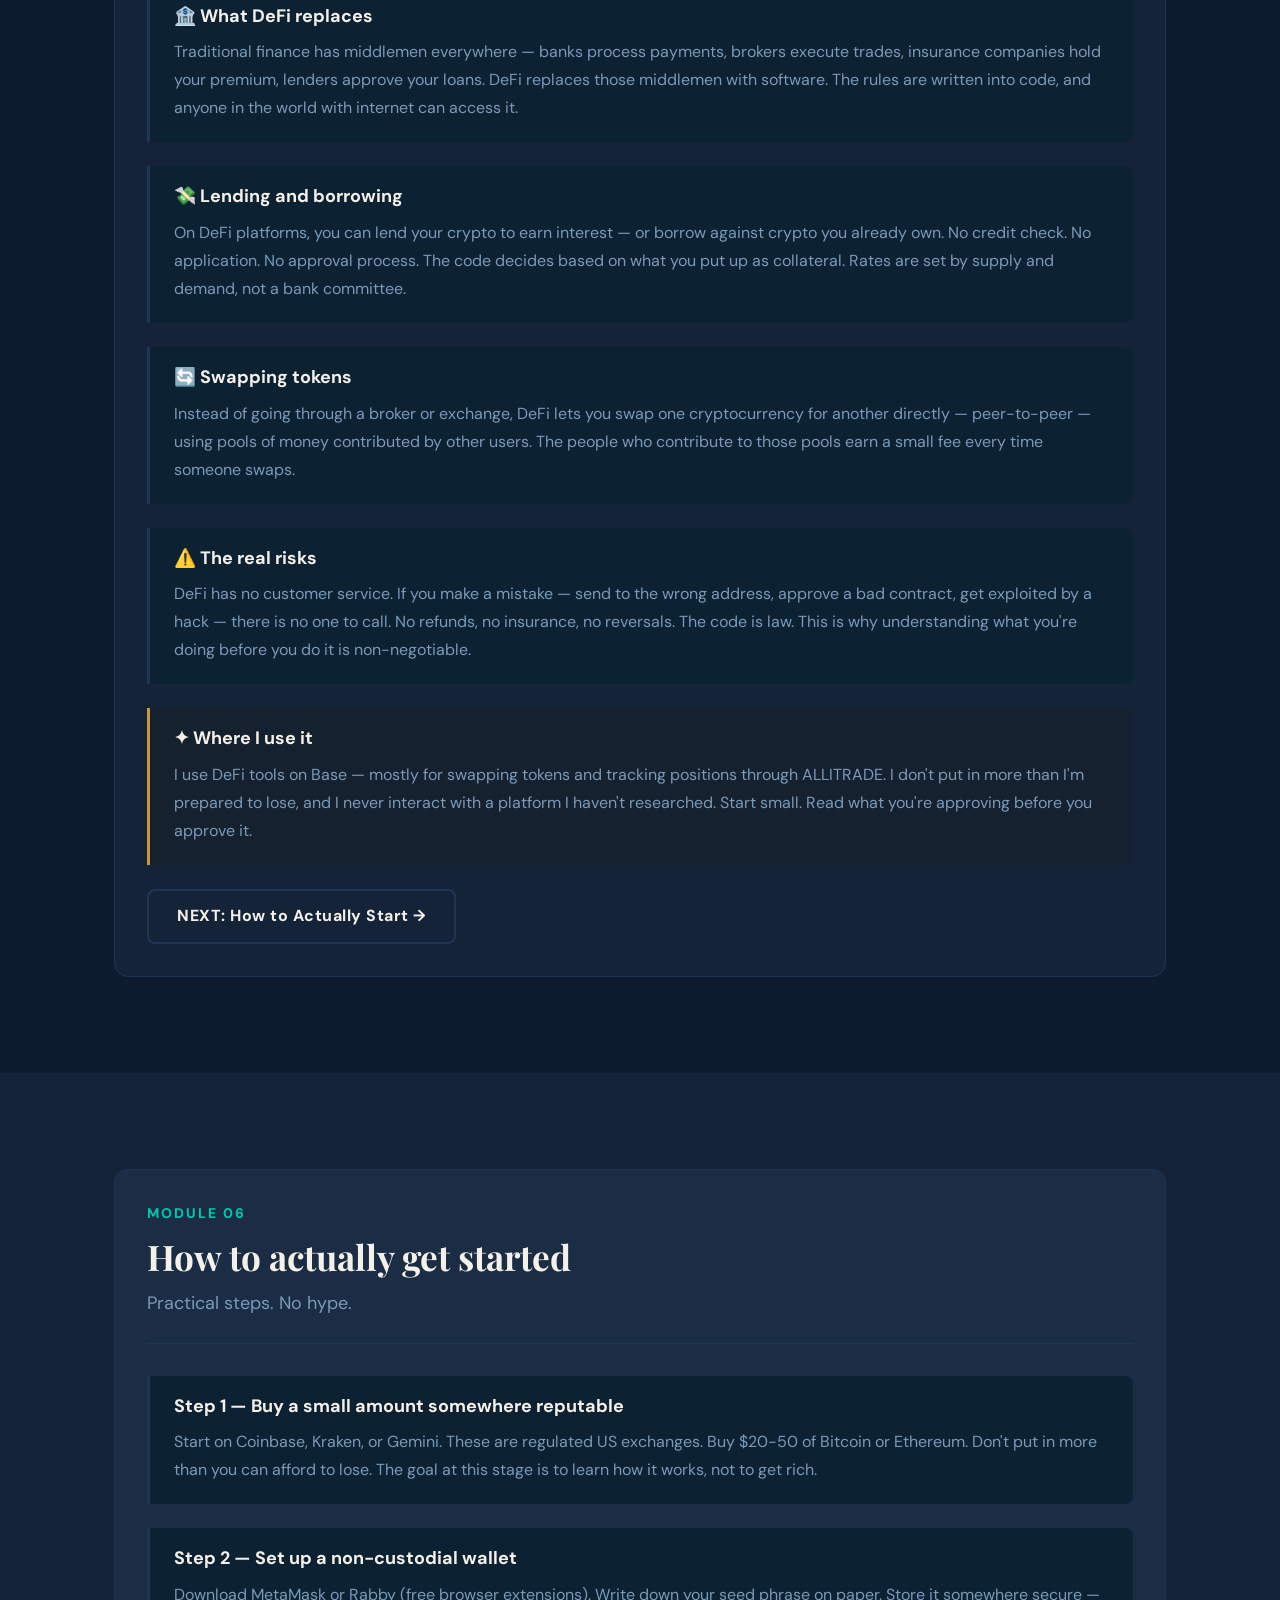
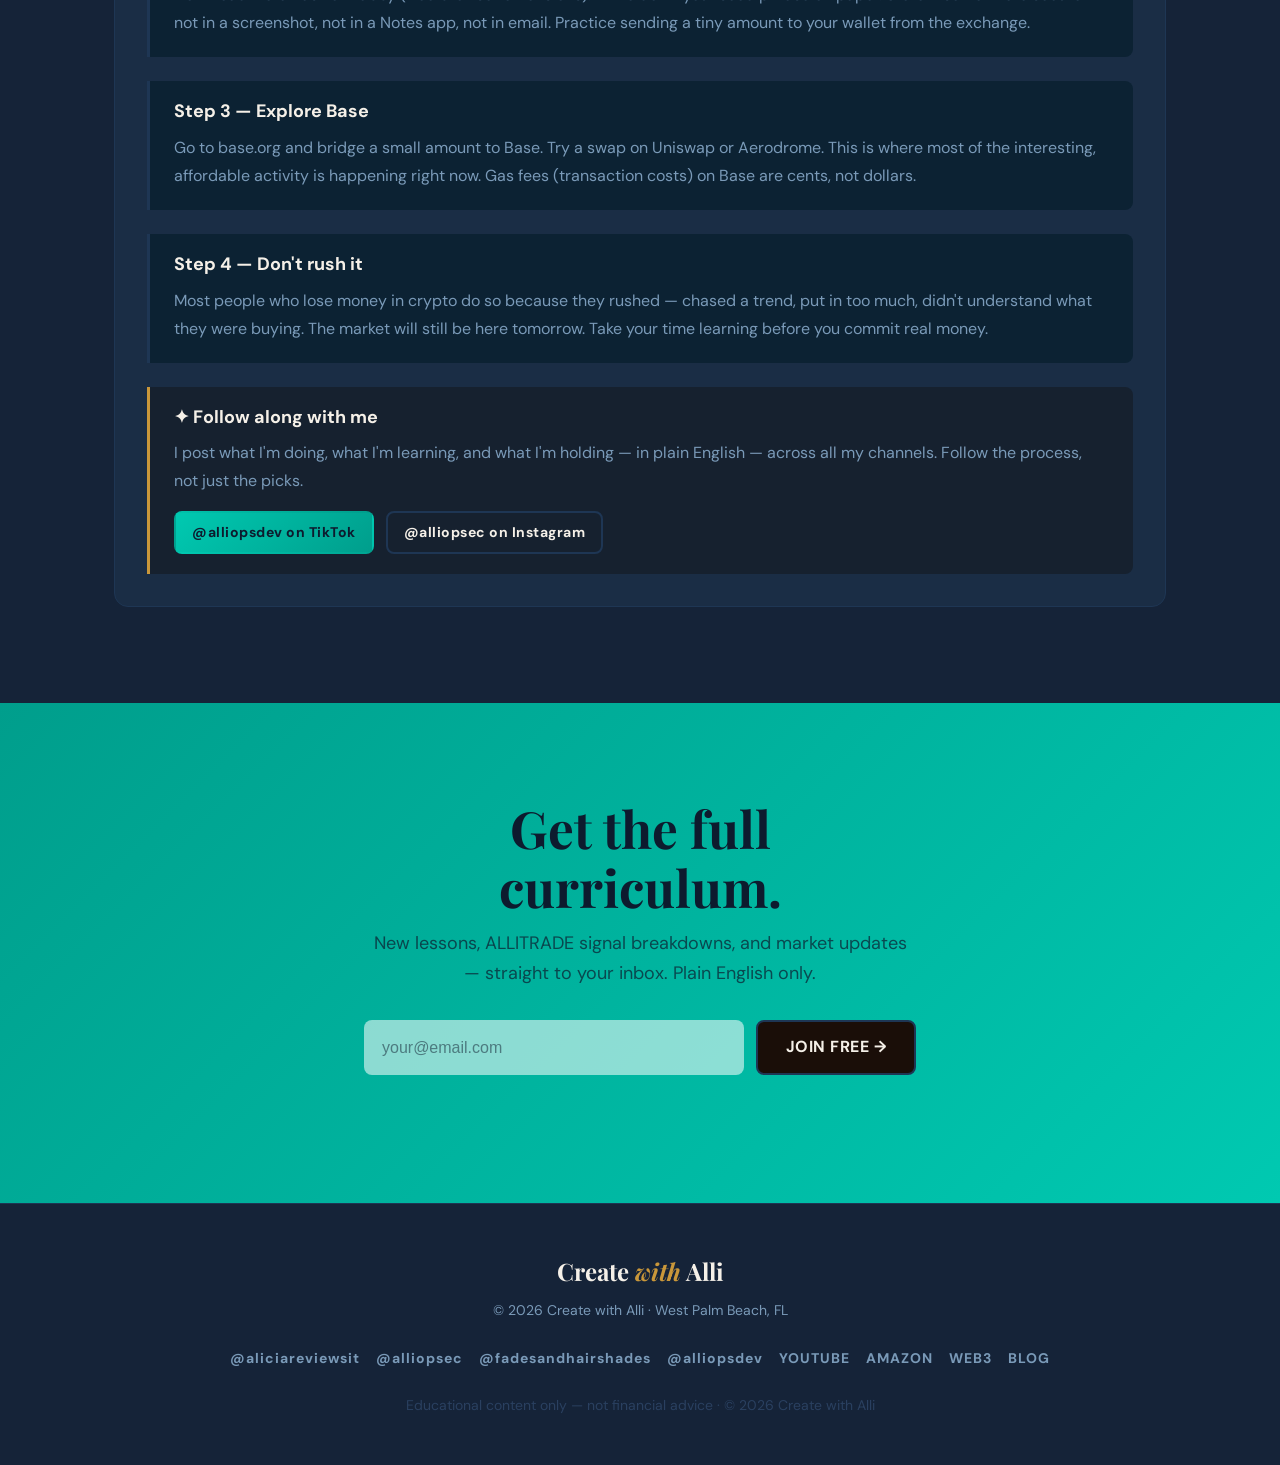
<file: pages/learn.html>
<!DOCTYPE html>
<html lang="en" data-theme="dark">
<head>
  <meta charset="UTF-8" />
  <meta name="viewport" content="width=device-width, initial-scale=1.0" />
  <title>Learn Crypto — Free Bootcamp with Alli</title>
  <meta name="description" content="Learn crypto from scratch — no jargon, no gatekeeping. Free lessons covering wallets, Bitcoin, Ethereum, DeFi, and how to actually get started." />
  <meta name="keywords" content="learn crypto free, crypto for beginners, what is bitcoin, what is ethereum, DeFi explained, how to buy crypto, crypto bootcamp, createwithalli" />
  <link rel="preconnect" href="https://fonts.googleapis.com" />
  <link rel="preconnect" href="https://fonts.gstatic.com" crossorigin />
  <link href="https://fonts.googleapis.com/css2?family=Playfair+Display:ital,wght@0,700;1,400&family=DM+Sans:wght@300;400;500;600&display=swap" rel="stylesheet" />
  <meta property="og:title" content="Free Crypto Bootcamp — Learn with Alli" />
  <meta property="og:description" content="Learn crypto from scratch — 6 free modules, no jargon. Wallets, Bitcoin, Ethereum, DeFi." />
  <meta property="og:url" content="https://createwithalli.com/pages/learn.html" />
  <meta property="og:type" content="website" />
  <link rel="canonical" href="https://createwithalli.com/pages/learn.html" />
  <link rel="stylesheet" href="../style.css" />
</head>
<body>

<header class="site-header">
  <a href="../index.html" class="logo-wrap">
    <svg class="logo-mark" width="32" height="32" viewBox="0 0 32 32" fill="none">
      <circle cx="16" cy="16" r="14" stroke="var(--gold)" stroke-width="1.5"/>
      <path d="M10 22 L16 8 L22 22" stroke="var(--gold)" stroke-width="2" stroke-linecap="round" stroke-linejoin="round"/>
      <path d="M11.8 18h8.4" stroke="var(--gold)" stroke-width="1.5" stroke-linecap="round"/>
      <circle cx="16" cy="8" r="1.5" fill="var(--teal)"/>
    </svg>
    <span class="logo-text">Create <em>with</em> Alli</span>
  </a>
  <nav class="site-nav" id="siteNav">
    <a href="../index.html" class="nav-link">Home</a>
    <a href="web3.html" class="nav-link">Web3</a>
    <a href="learn.html" class="nav-link active">Learn</a>
    <a href="content.html" class="nav-link">Content</a>
    <a href="beauty.html" class="nav-link">Beauty</a>
    <a href="amazon.html" class="nav-link">Amazon</a>
    <a href="home-life.html" class="nav-link">Home & Life</a>
  </nav>
  <div class="header-actions">
    <span class="live-badge"><span class="dot"></span>Free</span>
    <button class="nav-toggle" id="navToggle" aria-expanded="false" aria-controls="siteNav">
      <span></span><span></span><span></span>
    </button>
  </div>
</header>

<main>

  <!-- HERO -->
  <section class="learn-hero">
    <div class="section-inner">
      <p class="page-eyebrow">FREE CRYPTO BOOTCAMP</p>
      <h1 class="page-title">Crypto Explained Like<br><em>You're Actually Smart.</em></h1>
      <p class="page-subtitle">No jargon. No condescension. No "just trust me." I teach crypto the same way I'd explain it to a client in my salon chair — with real analogies, plain English, and actual context.</p>
      <div class="learn-stats">
        <div class="learn-stat"><span class="stat-n">6</span><span class="stat-l">Free modules</span></div>
        <div class="learn-stat"><span class="stat-n">0</span><span class="stat-l">Prerequisites</span></div>
        <div class="learn-stat"><span class="stat-n">1</span><span class="stat-l">Plain English promise</span></div>
      </div>
      <a href="#module-1" class="btn btn--primary">START LEARNING →</a>
    </div>
  </section>

  <!-- PROGRESS TRACKER -->
  <section class="section section--navy">
    <div class="section-inner">
      <h2 class="section-title" style="margin-bottom:var(--sp6)">Your Roadmap</h2>
      <div class="roadmap">
        <a href="#module-1" class="roadmap-step roadmap-step--active">
          <span class="rm-num">01</span>
          <span class="rm-label">What is money?</span>
        </a>
        <div class="roadmap-line"></div>
        <a href="#module-2" class="roadmap-step">
          <span class="rm-num">02</span>
          <span class="rm-label">Bitcoin basics</span>
        </a>
        <div class="roadmap-line"></div>
        <a href="#module-3" class="roadmap-step">
          <span class="rm-num">03</span>
          <span class="rm-label">Ethereum & apps</span>
        </a>
        <div class="roadmap-line"></div>
        <a href="#module-4" class="roadmap-step">
          <span class="rm-num">04</span>
          <span class="rm-label">Wallets & safety</span>
        </a>
        <div class="roadmap-line"></div>
        <a href="#module-5" class="roadmap-step">
          <span class="rm-num">05</span>
          <span class="rm-label">DeFi — banking without the bank</span>
        </a>
        <div class="roadmap-line"></div>
        <a href="#module-6" class="roadmap-step">
          <span class="rm-num">06</span>
          <span class="rm-label">How to actually get started</span>
        </a>
      </div>
    </div>
  </section>

  <!-- MODULE 1 -->
  <section class="section" id="module-1">
    <div class="section-inner">
      <div class="module-card">
        <div class="module-header">
          <span class="module-num">Module 01</span>
          <h2 class="module-title">What is money, really?</h2>
          <p class="module-sub">Before you understand crypto, you need to understand what money actually is — and why it's not as solid as we think.</p>
        </div>
        <div class="module-body">
          <div class="lesson">
            <h3 class="lesson-title">💡 Money is just an agreement</h3>
            <p>A dollar bill is a piece of paper. It's worth something because everyone agrees it is. That's it. There's no gold in a vault backing it up anymore — the US dropped that in 1971. Money gets its value from trust and collective belief.</p>
          </div>
          <div class="lesson">
            <h3 class="lesson-title">🏦 The problem with banks</h3>
            <p>When you put money in a bank, you don't actually have that money anymore. The bank has it. You have a promise. Banks lend out most of what you deposit, charge fees to move your own money, and can freeze your account if they decide to. You're trusting a middleman with everything.</p>
          </div>
          <div class="lesson">
            <h3 class="lesson-title">🌍 For most people in the world, this is a real problem</h3>
            <p>1.4 billion adults globally don't have a bank account. Not because they don't want one — because banks don't serve them, or the fees are too high, or the government is unstable. Crypto was built to solve that. Internet access + a phone = full access to financial tools. No bank required.</p>
          </div>
          <div class="lesson lesson--key">
            <h3 class="lesson-title">✦ The big idea</h3>
            <p>Crypto is an attempt to create money that doesn't depend on any government, bank, or company to work. It runs on math and computers instead of trust in an institution. Whether it fully succeeds is a whole other conversation — but that's the goal it was built around.</p>
          </div>
        </div>
        <a href="#module-2" class="btn btn--ghost" style="margin-top:var(--sp6)">NEXT: Bitcoin Basics →</a>
      </div>
    </div>
  </section>

  <!-- MODULE 2 -->
  <section class="section section--navy" id="module-2">
    <div class="section-inner">
      <div class="module-card" style="background:var(--card)">
        <div class="module-header">
          <span class="module-num">Module 02</span>
          <h2 class="module-title">Bitcoin — the original</h2>
          <p class="module-sub">Bitcoin wasn't made by a company. It was released in 2009 by an anonymous person (or group) called Satoshi Nakamoto — and no one has ever figured out who that is.</p>
        </div>
        <div class="module-body">
          <div class="lesson">
            <h3 class="lesson-title">💡 What Bitcoin actually is</h3>
            <p>Bitcoin is digital money that exists on a shared record book — called a blockchain — that thousands of computers around the world keep in sync. No single person, company, or government controls it. Every transaction ever made is public and permanent.</p>
          </div>
          <div class="lesson">
            <h3 class="lesson-title">⛏️ Why people say "mining"</h3>
            <p>New Bitcoin is created by computers solving complex math puzzles. The computers competing to solve the puzzle are called miners. The winner gets a small amount of new Bitcoin as a reward. This is how new coins enter circulation — no printing press, just math.</p>
          </div>
          <div class="lesson">
            <h3 class="lesson-title">🔢 The 21 million cap</h3>
            <p>There will only ever be 21 million Bitcoin. Ever. That's written into the code and can't be changed. This is why people compare it to gold — it's scarce by design. As of today, most of them have already been mined.</p>
          </div>
          <div class="lesson lesson--key">
            <h3 class="lesson-title">✦ The honest take</h3>
            <p>Bitcoin is speculative. Its price goes up and down dramatically. A lot of people have made money on it, and a lot of people have lost money on it. It's not a guaranteed investment — it's a bet on a new kind of money system. Know what you're buying before you buy it.</p>
          </div>
        </div>
        <a href="#module-3" class="btn btn--ghost" style="margin-top:var(--sp6)">NEXT: Ethereum & Apps →</a>
      </div>
    </div>
  </section>

  <!-- MODULE 3 -->
  <section class="section" id="module-3">
    <div class="section-inner">
      <div class="module-card">
        <div class="module-header">
          <span class="module-num">Module 03</span>
          <h2 class="module-title">Ethereum — where things get interesting</h2>
          <p class="module-sub">Bitcoin does one thing: transfer value. Ethereum does that too, but it also lets developers build applications on top of it. Think of Bitcoin as a calculator and Ethereum as a smartphone.</p>
        </div>
        <div class="module-body">
          <div class="lesson">
            <h3 class="lesson-title">📱 Apps that run themselves</h3>
            <p>On Ethereum, you can write programs that run automatically when certain conditions are met — no company required to enforce them. These are called smart contracts. Example: "If person A pays X, automatically release the deed to this property." The program handles it, no lawyer or bank needed.</p>
          </div>
          <div class="lesson">
            <h3 class="lesson-title">🔗 What Base is</h3>
            <p>Ethereum can get expensive and slow when lots of people use it at once. Base — the blockchain I work on — is built on top of Ethereum to handle transactions faster and cheaper. It inherits Ethereum's security but runs like an express lane. Think of it as Ethereum's fast, affordable little sibling.</p>
          </div>
          <div class="lesson">
            <h3 class="lesson-title">🎨 NFTs explained simply</h3>
            <p>An NFT is a digital ownership record. It doesn't mean you "own" an image in the way you'd own a painting — it means you own a record on a blockchain saying you have the original. Whether that's valuable depends entirely on what the community agrees it's worth. A lot of them are worth nothing now. That's just how it went.</p>
          </div>
          <div class="lesson lesson--key">
            <h3 class="lesson-title">✦ Why Ethereum matters</h3>
            <p>Ethereum turned crypto from just "digital money" into a platform. DeFi, NFTs, digital IDs, voting systems, creator tools — most of these are built on Ethereum or networks like it. It's the foundation a lot of the interesting stuff is built on.</p>
          </div>
        </div>
        <a href="#module-4" class="btn btn--ghost" style="margin-top:var(--sp6)">NEXT: Wallets & Safety →</a>
      </div>
    </div>
  </section>

  <!-- MODULE 4 -->
  <section class="section section--navy" id="module-4">
    <div class="section-inner">
      <div class="module-card" style="background:var(--card)">
        <div class="module-header">
          <span class="module-num">Module 04</span>
          <h2 class="module-title">Wallets — your keys, your crypto</h2>
          <p class="module-sub">A crypto wallet is probably the most misunderstood thing in the space. Let's fix that.</p>
        </div>
        <div class="module-body">
          <div class="lesson">
            <h3 class="lesson-title">👜 What a wallet actually is</h3>
            <p>A crypto wallet doesn't hold your crypto — your crypto lives on the blockchain. A wallet holds the password (called a private key) that proves you own that crypto. Lose the password, lose access. There's no "forgot my password" button. No one can retrieve it for you.</p>
          </div>
          <div class="lesson">
            <h3 class="lesson-title">🔑 Custodial vs. non-custodial</h3>
            <p>When you buy crypto on Coinbase or an exchange, they hold your keys for you — that's custodial. It's easier, but you're trusting a company. A non-custodial wallet (like MetaMask or Rabby) means you hold your own keys. More control, more responsibility. Most serious crypto users move to non-custodial eventually.</p>
          </div>
          <div class="lesson">
            <h3 class="lesson-title">🔒 The seed phrase — treat it like cash</h3>
            <p>When you set up a non-custodial wallet, you get a 12 or 24-word phrase. This is your master password. Anyone who has these words owns everything in your wallet. Write it on paper, store it somewhere safe, and never ever type it into a website. Tattoo this into your brain before you buy a single dollar of crypto.</p>
          </div>
          <div class="lesson">
            <h3 class="lesson-title">🛡️ Hardware wallets</h3>
            <p>A hardware wallet (like a Ledger) is a physical device that stores your keys offline. Even if your computer gets hacked, your crypto stays safe. If you're holding meaningful amounts of crypto, this is worth the $80. I use one. It's in my Amazon picks.</p>
          </div>
          <div class="lesson lesson--key">
            <h3 class="lesson-title">✦ The golden rule</h3>
            <p>Never share your seed phrase. Not with support. Not with a friend. Not with a website that says it needs to "verify" your wallet. Anyone asking for it is trying to steal everything you have. Full stop.</p>
          </div>
        </div>
        <a href="#module-5" class="btn btn--ghost" style="margin-top:var(--sp6)">NEXT: DeFi →</a>
      </div>
    </div>
  </section>

  <!-- MODULE 5 — DeFi -->
  <section class="section" id="module-5">
    <div class="section-inner">
      <div class="module-card">
        <div class="module-header">
          <span class="module-num">Module 05</span>
          <h2 class="module-title">DeFi — banking without the bank</h2>
          <p class="module-sub">DeFi stands for "Decentralized Finance." That's jargon. Here's what it actually means in real life.</p>
        </div>
        <div class="module-body">
          <div class="lesson">
            <h3 class="lesson-title">🏦 What DeFi replaces</h3>
            <p>Traditional finance has middlemen everywhere — banks process payments, brokers execute trades, insurance companies hold your premium, lenders approve your loans. DeFi replaces those middlemen with software. The rules are written into code, and anyone in the world with internet can access it.</p>
          </div>
          <div class="lesson">
            <h3 class="lesson-title">💸 Lending and borrowing</h3>
            <p>On DeFi platforms, you can lend your crypto to earn interest — or borrow against crypto you already own. No credit check. No application. No approval process. The code decides based on what you put up as collateral. Rates are set by supply and demand, not a bank committee.</p>
          </div>
          <div class="lesson">
            <h3 class="lesson-title">🔄 Swapping tokens</h3>
            <p>Instead of going through a broker or exchange, DeFi lets you swap one cryptocurrency for another directly — peer-to-peer — using pools of money contributed by other users. The people who contribute to those pools earn a small fee every time someone swaps.</p>
          </div>
          <div class="lesson">
            <h3 class="lesson-title">⚠️ The real risks</h3>
            <p>DeFi has no customer service. If you make a mistake — send to the wrong address, approve a bad contract, get exploited by a hack — there is no one to call. No refunds, no insurance, no reversals. The code is law. This is why understanding what you're doing before you do it is non-negotiable.</p>
          </div>
          <div class="lesson lesson--key">
            <h3 class="lesson-title">✦ Where I use it</h3>
            <p>I use DeFi tools on Base — mostly for swapping tokens and tracking positions through ALLITRADE. I don't put in more than I'm prepared to lose, and I never interact with a platform I haven't researched. Start small. Read what you're approving before you approve it.</p>
          </div>
        </div>
        <a href="#module-6" class="btn btn--ghost" style="margin-top:var(--sp6)">NEXT: How to Actually Start →</a>
      </div>
    </div>
  </section>

  <!-- MODULE 6 -->
  <section class="section section--navy" id="module-6">
    <div class="section-inner">
      <div class="module-card" style="background:var(--card)">
        <div class="module-header">
          <span class="module-num">Module 06</span>
          <h2 class="module-title">How to actually get started</h2>
          <p class="module-sub">Practical steps. No hype.</p>
        </div>
        <div class="module-body">
          <div class="lesson">
            <h3 class="lesson-title">Step 1 — Buy a small amount somewhere reputable</h3>
            <p>Start on Coinbase, Kraken, or Gemini. These are regulated US exchanges. Buy $20-50 of Bitcoin or Ethereum. Don't put in more than you can afford to lose. The goal at this stage is to learn how it works, not to get rich.</p>
          </div>
          <div class="lesson">
            <h3 class="lesson-title">Step 2 — Set up a non-custodial wallet</h3>
            <p>Download MetaMask or Rabby (free browser extensions). Write down your seed phrase on paper. Store it somewhere secure — not in a screenshot, not in a Notes app, not in email. Practice sending a tiny amount to your wallet from the exchange.</p>
          </div>
          <div class="lesson">
            <h3 class="lesson-title">Step 3 — Explore Base</h3>
            <p>Go to base.org and bridge a small amount to Base. Try a swap on Uniswap or Aerodrome. This is where most of the interesting, affordable activity is happening right now. Gas fees (transaction costs) on Base are cents, not dollars.</p>
          </div>
          <div class="lesson">
            <h3 class="lesson-title">Step 4 — Don't rush it</h3>
            <p>Most people who lose money in crypto do so because they rushed — chased a trend, put in too much, didn't understand what they were buying. The market will still be here tomorrow. Take your time learning before you commit real money.</p>
          </div>
          <div class="lesson lesson--key">
            <h3 class="lesson-title">✦ Follow along with me</h3>
            <p>I post what I'm doing, what I'm learning, and what I'm holding — in plain English — across all my channels. Follow the process, not just the picks.</p>
            <div style="display:flex;flex-wrap:wrap;gap:var(--sp3);margin-top:var(--sp4)">
              <a href="https://www.tiktok.com/@alliopsdev" target="_blank" rel="noopener" class="btn btn--primary" style="font-size:var(--text-xs);padding:8px 16px">@alliopsdev on TikTok</a>
              <a href="https://www.instagram.com/alliopsec" target="_blank" rel="noopener" class="btn btn--ghost" style="font-size:var(--text-xs);padding:8px 16px">@alliopsec on Instagram</a>
            </div>
          </div>
        </div>
      </div>
    </div>
  </section>

  <!-- CTA — Newsletter -->
  <section class="section section--teal" id="newsletter-learn">
    <div class="section-inner newsletter-inner">
      <h2 class="newsletter-title">Get the full curriculum.</h2>
      <p class="newsletter-sub">New lessons, ALLITRADE signal breakdowns, and market updates — straight to your inbox. Plain English only.</p>
      <form class="newsletter-form" onsubmit="handleSubscribe(event)">
        <input type="email" placeholder="your@email.com" required class="newsletter-input" aria-label="Email address" />
        <button type="submit" class="btn btn--dark">JOIN FREE →</button>
      </form>
      <p class="newsletter-note" id="subscribeMsg"></p>
    </div>
  </section>

</main>

<footer class="site-footer">
  <div class="footer-inner">
    <div class="footer-brand">
      <span class="footer-logo">Create <em>with</em> Alli</span>
      <p class="footer-tagline">© 2026 Create with Alli · West Palm Beach, FL</p>
    </div>
    <nav class="footer-nav">
      <a href="https://www.instagram.com/aliciareviewsit" target="_blank" rel="noopener">@aliciareviewsit</a>
      <a href="https://www.instagram.com/alliopsec" target="_blank" rel="noopener">@alliopsec</a>
      <a href="https://www.tiktok.com/@fadesandhairshades" target="_blank" rel="noopener">@fadesandhairshades</a>
      <a href="https://www.tiktok.com/@alliopsdev" target="_blank" rel="noopener">@alliopsdev</a>
      <a href="https://www.youtube.com/@AlliOpsDev" target="_blank" rel="noopener">YOUTUBE</a>
      <a href="https://www.amazon.com/shop/createwithalli?tag=alicialindsle-20" target="_blank" rel="noopener">AMAZON</a>
      <a href="web3.html">WEB3</a>
      <a href="https://createwithalli.wordpress.com" target="_blank" rel="noopener">BLOG</a>
    </nav>
    <p class="footer-legal">Educational content only — not financial advice · © 2026 Create with Alli</p>
  </div>
</footer>

<style>
.learn-hero { padding: var(--sp16) var(--sp6) var(--sp12); background: linear-gradient(135deg, var(--navy) 60%, color-mix(in srgb, var(--teal) 8%, var(--navy))); }
.learn-stats { display: flex; gap: var(--sp8); margin: var(--sp8) 0; flex-wrap: wrap; }
.learn-stat  { display: flex; flex-direction: column; }
.stat-n { font-family: var(--font-display); font-size: var(--text-2xl); color: var(--teal); line-height: 1; }
.stat-l { font-size: var(--text-xs); color: var(--muted); text-transform: uppercase; letter-spacing: 1px; margin-top: 4px; }

.roadmap { display: flex; align-items: center; flex-wrap: wrap; gap: 0; overflow-x: auto; padding-bottom: var(--sp4); }
.roadmap-step { display: flex; align-items: center; gap: var(--sp2); padding: var(--sp3) var(--sp4); border-radius: var(--radius-sm); border: 1px solid var(--border); background: var(--card); white-space: nowrap; transition: border-color var(--trans), background var(--trans); flex-shrink: 0; }
.roadmap-step:hover, .roadmap-step--active { border-color: var(--teal); background: color-mix(in srgb, var(--teal) 8%, var(--card)); }
.roadmap-line { height: 2px; width: 24px; background: var(--border); flex-shrink: 0; }
.rm-num   { font-size: var(--text-xs); font-weight: 700; color: var(--teal); }
.rm-label { font-size: var(--text-xs); color: var(--muted); }

.module-card { background: var(--surface); border: 1px solid var(--border); border-radius: var(--radius); padding: var(--sp8); }
.module-header { margin-bottom: var(--sp8); padding-bottom: var(--sp6); border-bottom: 1px solid var(--border); }
.module-num  { font-size: var(--text-xs); font-weight: 700; letter-spacing: 2px; color: var(--teal); text-transform: uppercase; display: block; margin-bottom: var(--sp3); }
.module-title { font-family: var(--font-display); font-size: var(--text-xl); color: var(--cream); margin-bottom: var(--sp3); }
.module-sub  { font-size: var(--text-base); color: var(--muted); max-width: 58ch; }
.module-body { display: flex; flex-direction: column; gap: var(--sp6); }

.lesson { padding: var(--sp5) var(--sp6); background: color-mix(in srgb, var(--teal) 4%, var(--bg)); border-left: 3px solid var(--border); border-radius: 0 var(--radius-sm) var(--radius-sm) 0; }
.lesson--key { border-left-color: var(--gold); background: color-mix(in srgb, var(--gold) 5%, var(--bg)); }
.lesson-title { font-size: var(--text-base); font-weight: 700; color: var(--cream); margin-bottom: var(--sp3); }
.lesson p { font-size: var(--text-sm); color: var(--muted); line-height: 1.75; }
</style>

<script src="../app.js"></script>
<script src="../allibot.js"></script>
</body>
</html>
</file>
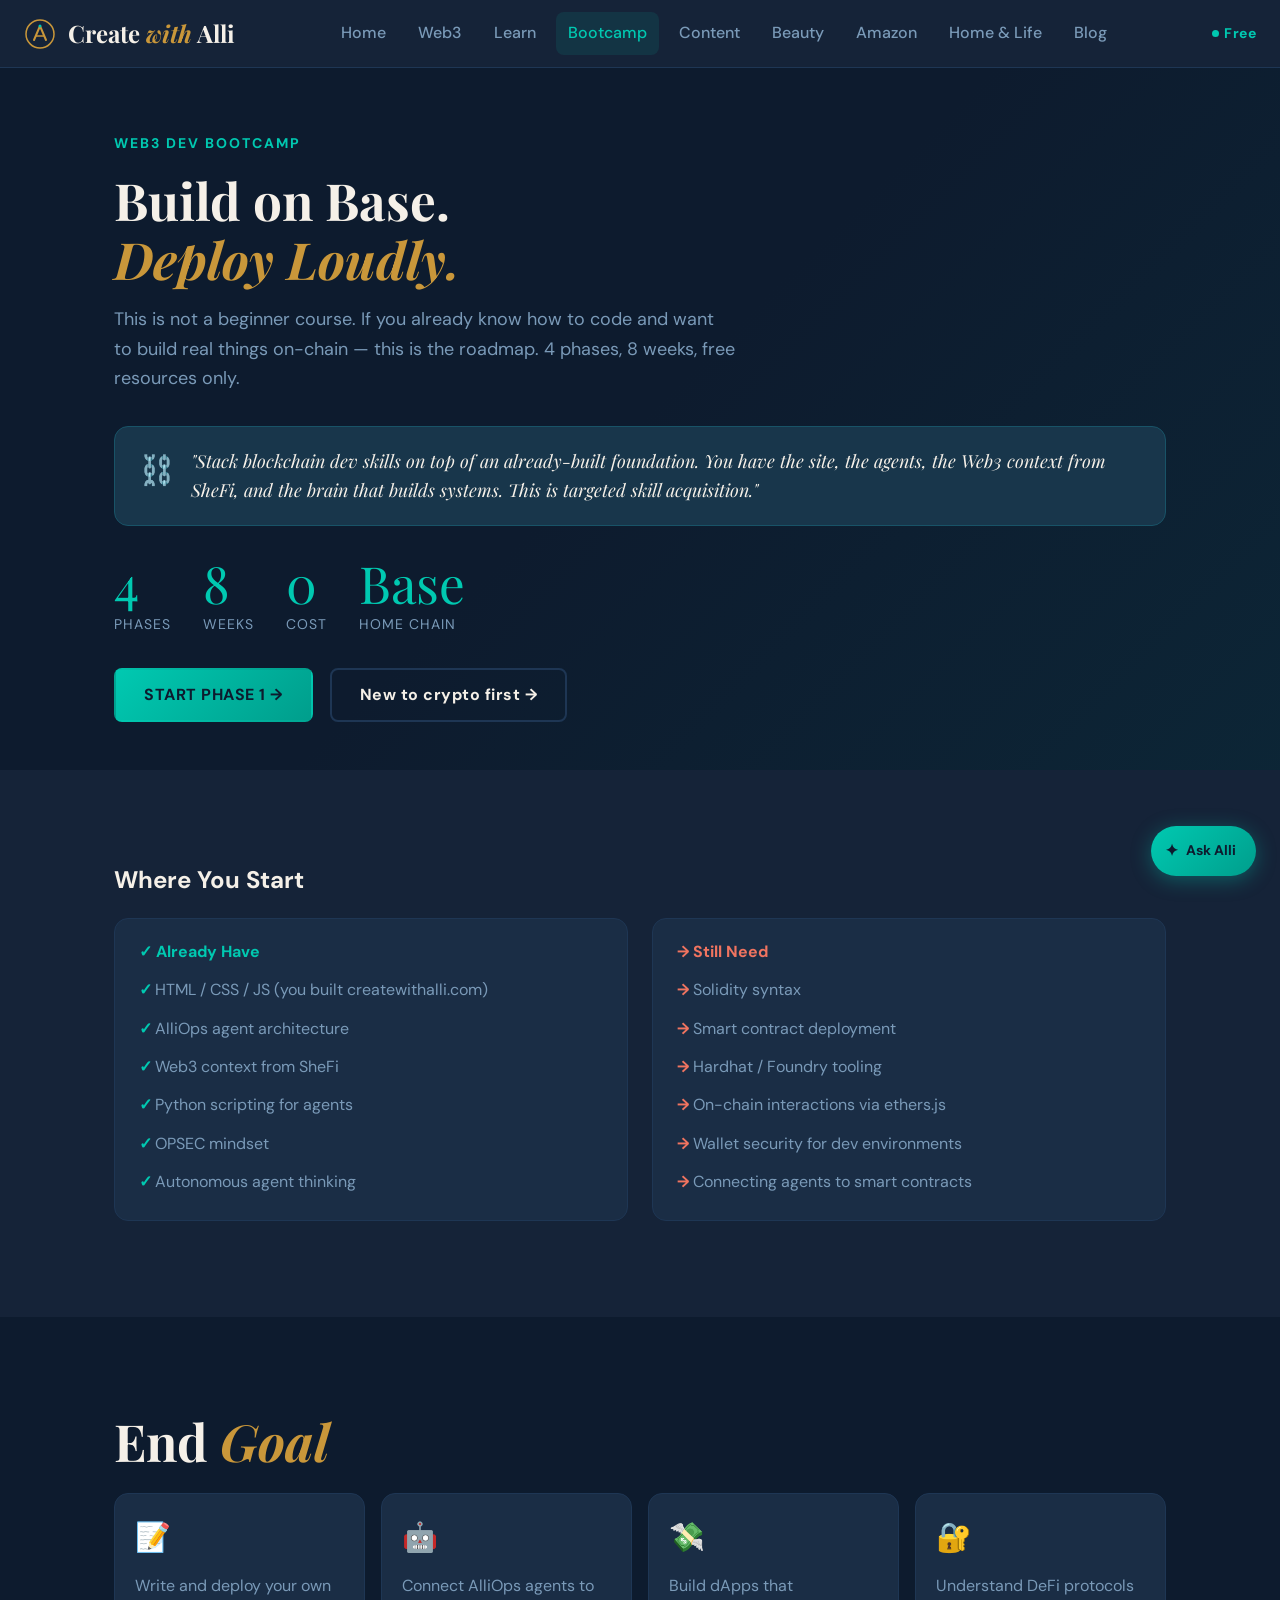
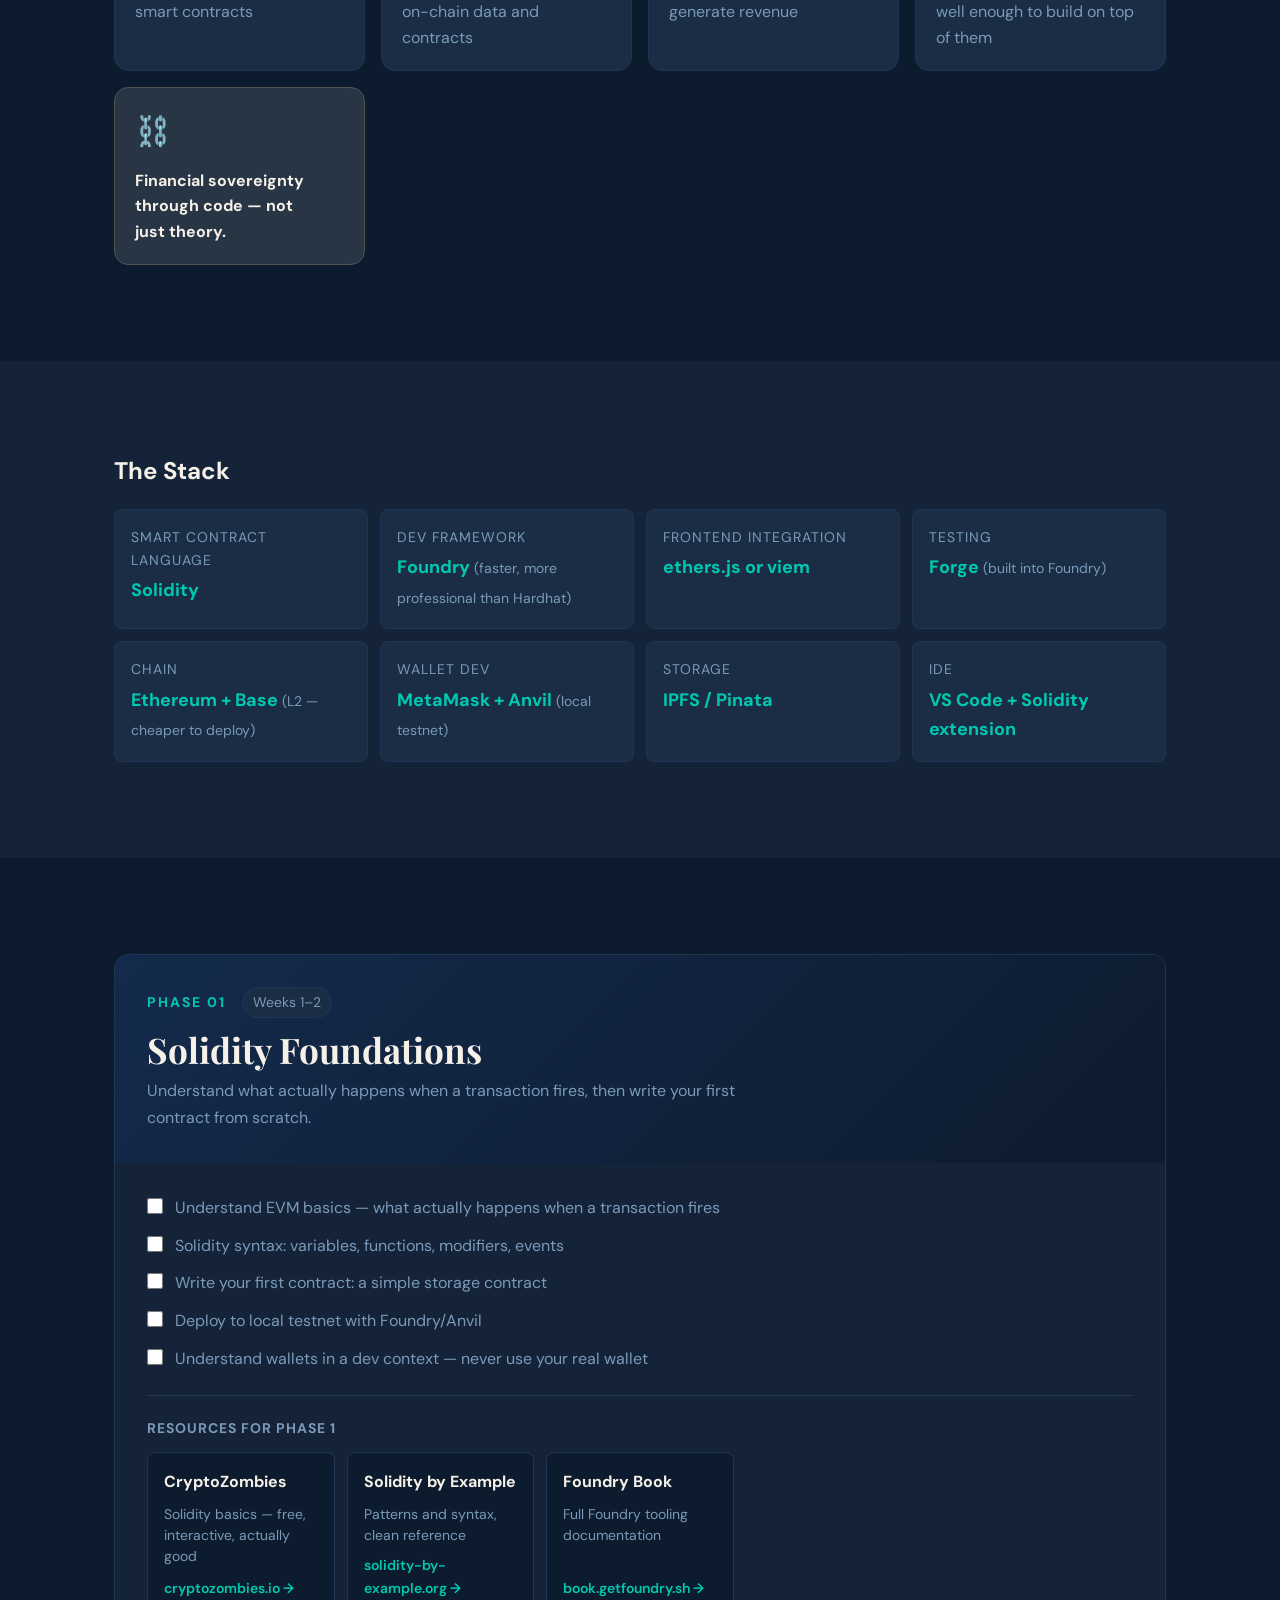
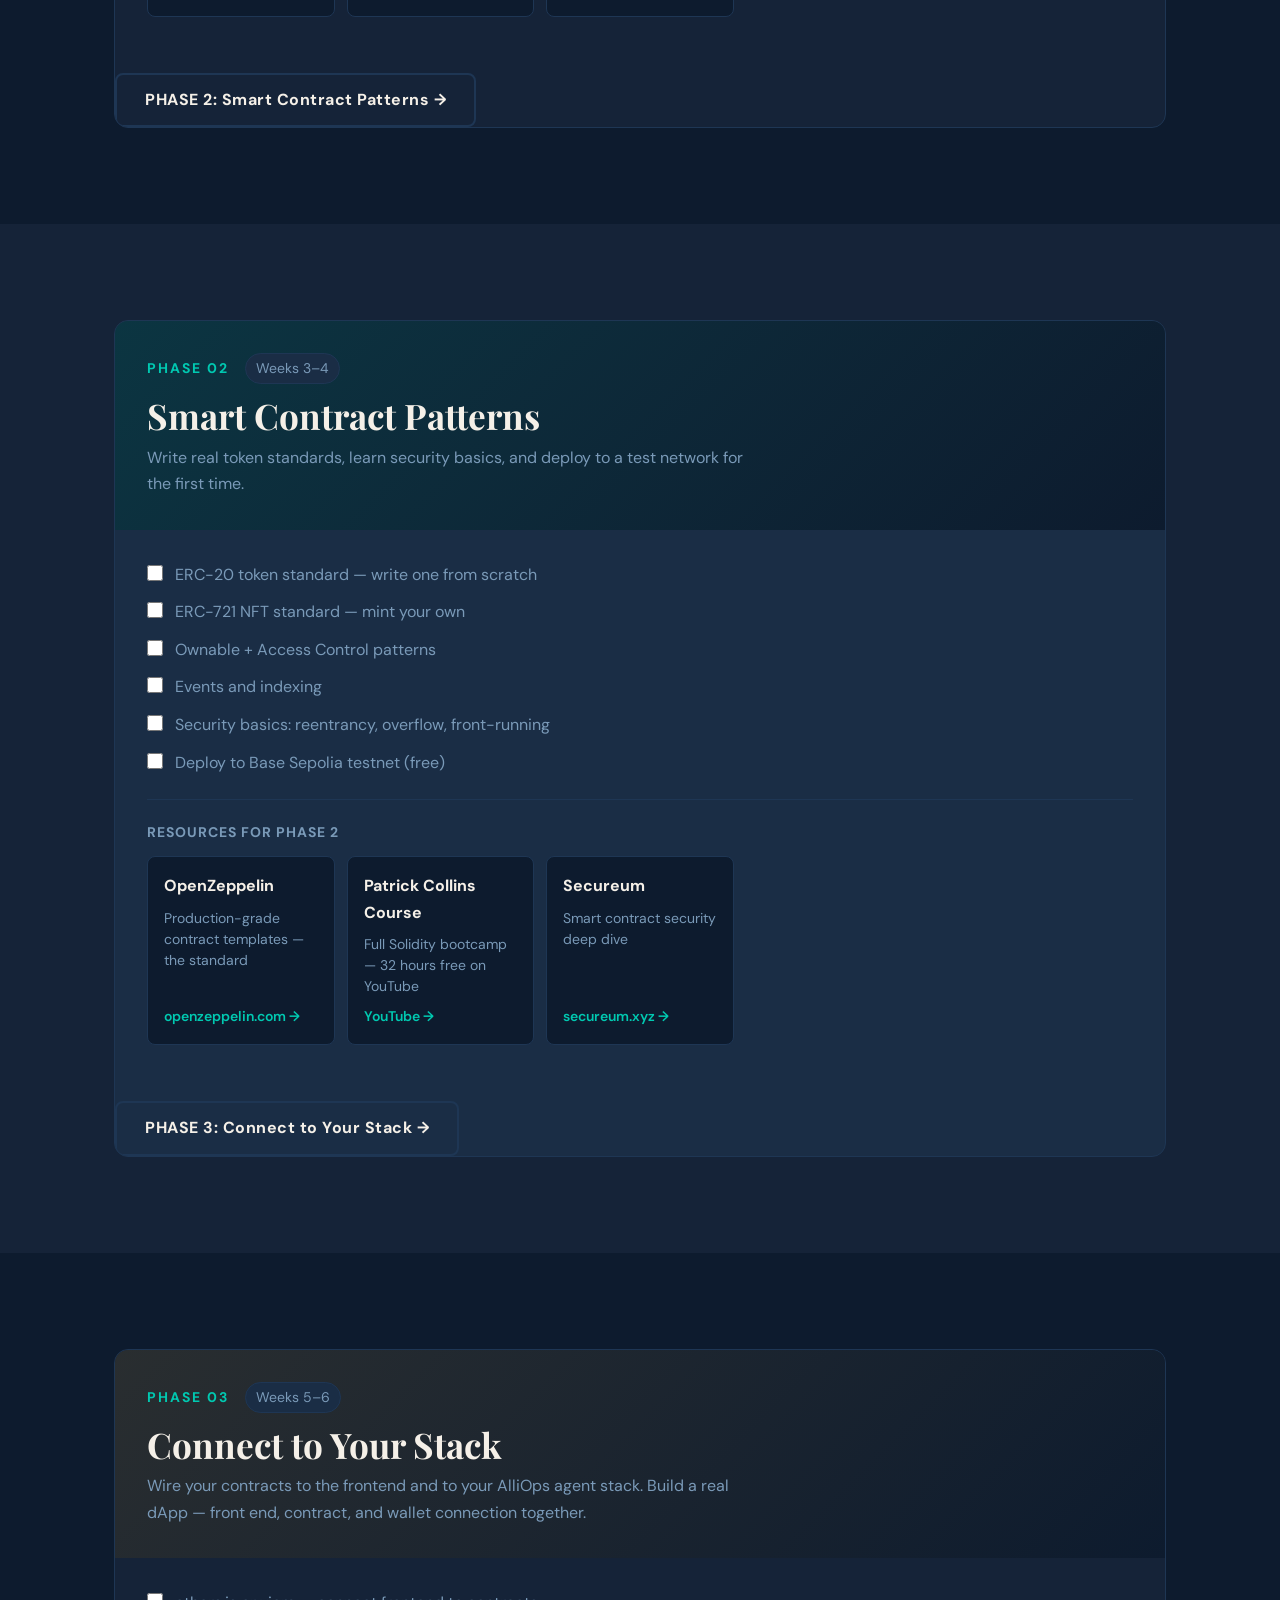
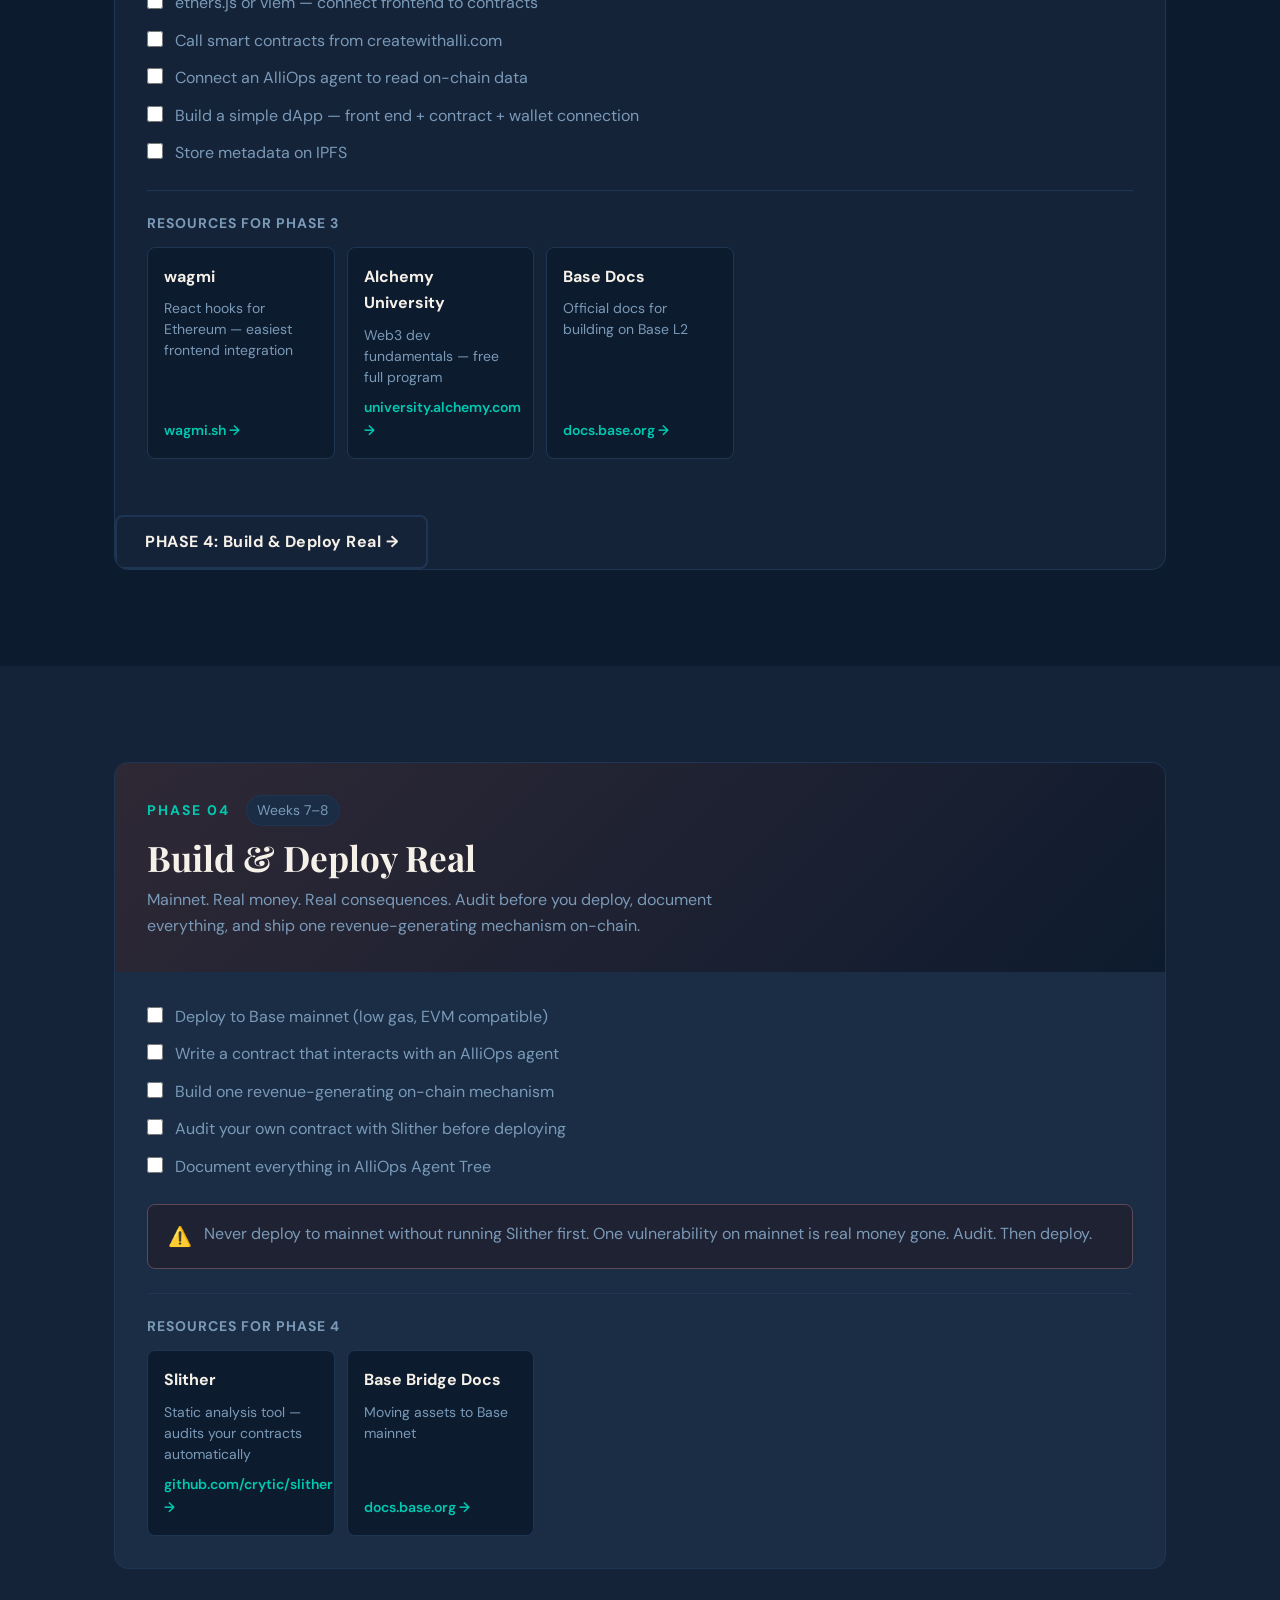
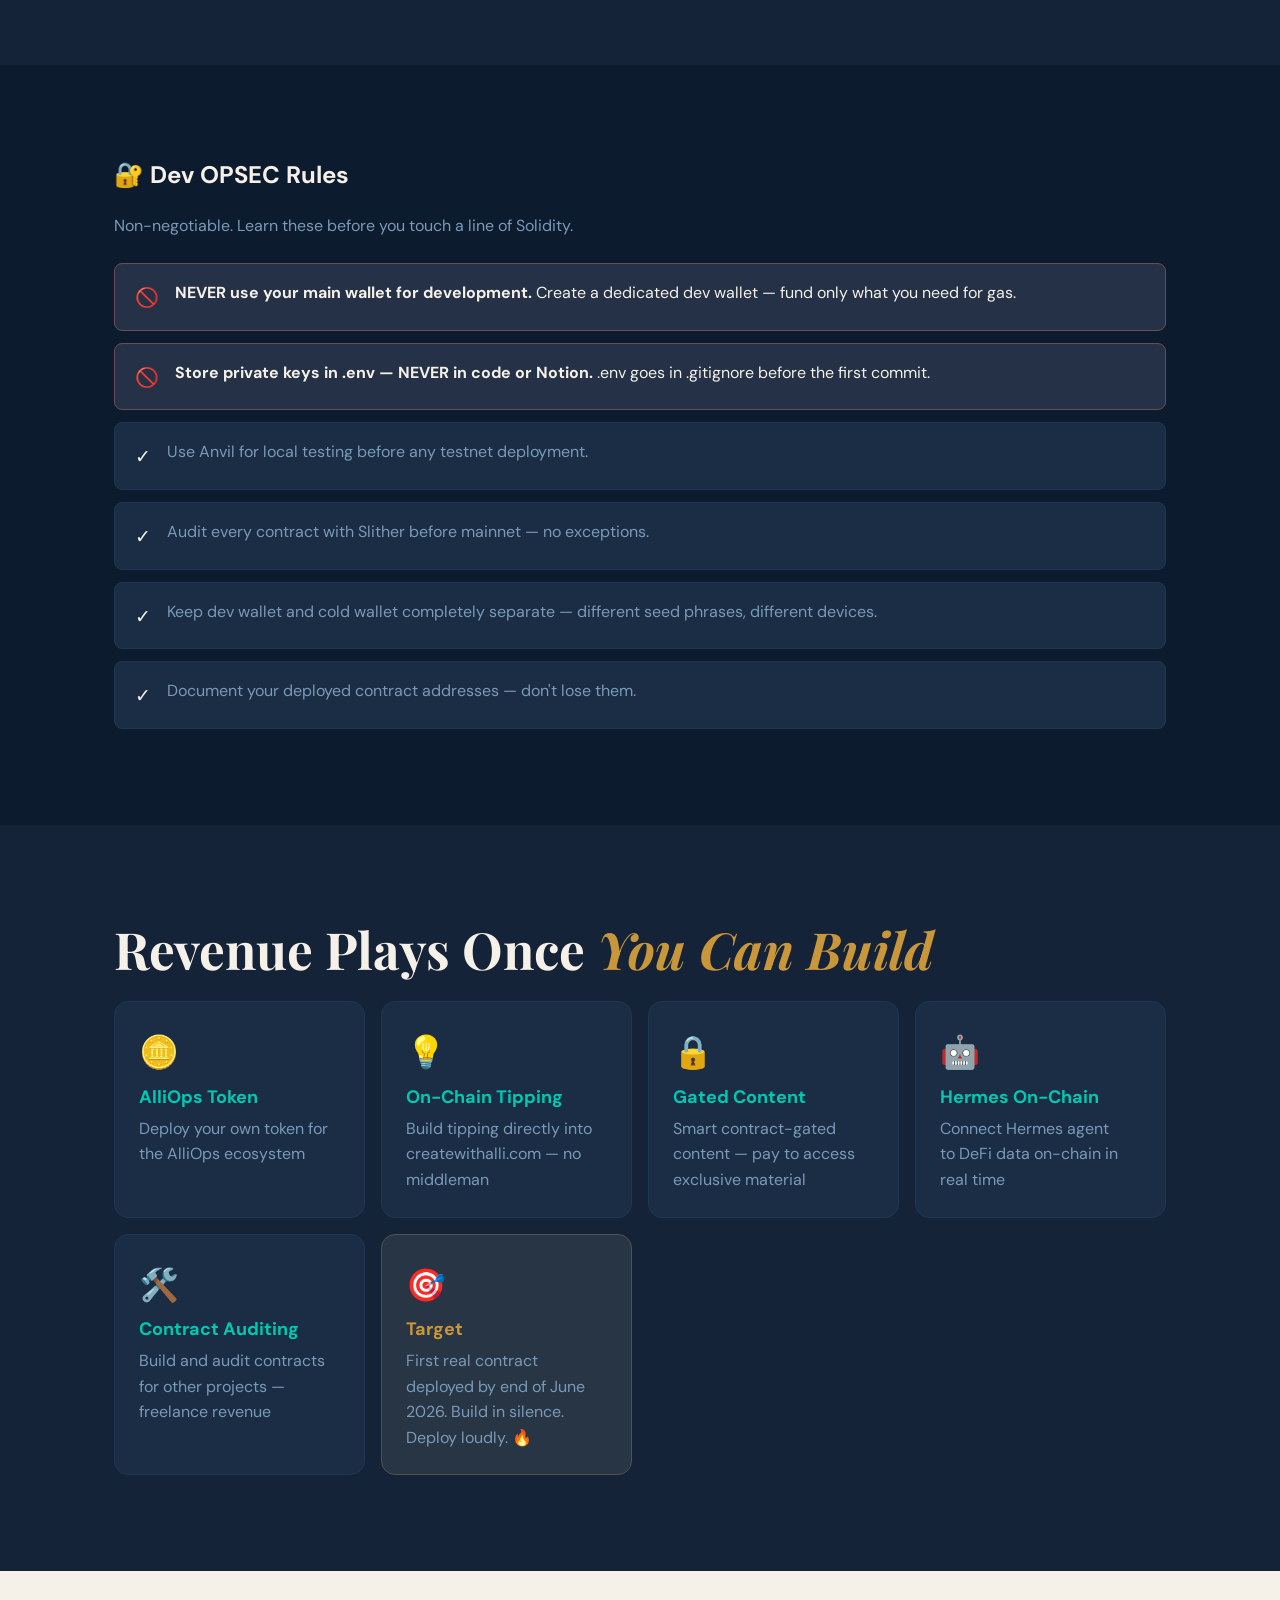
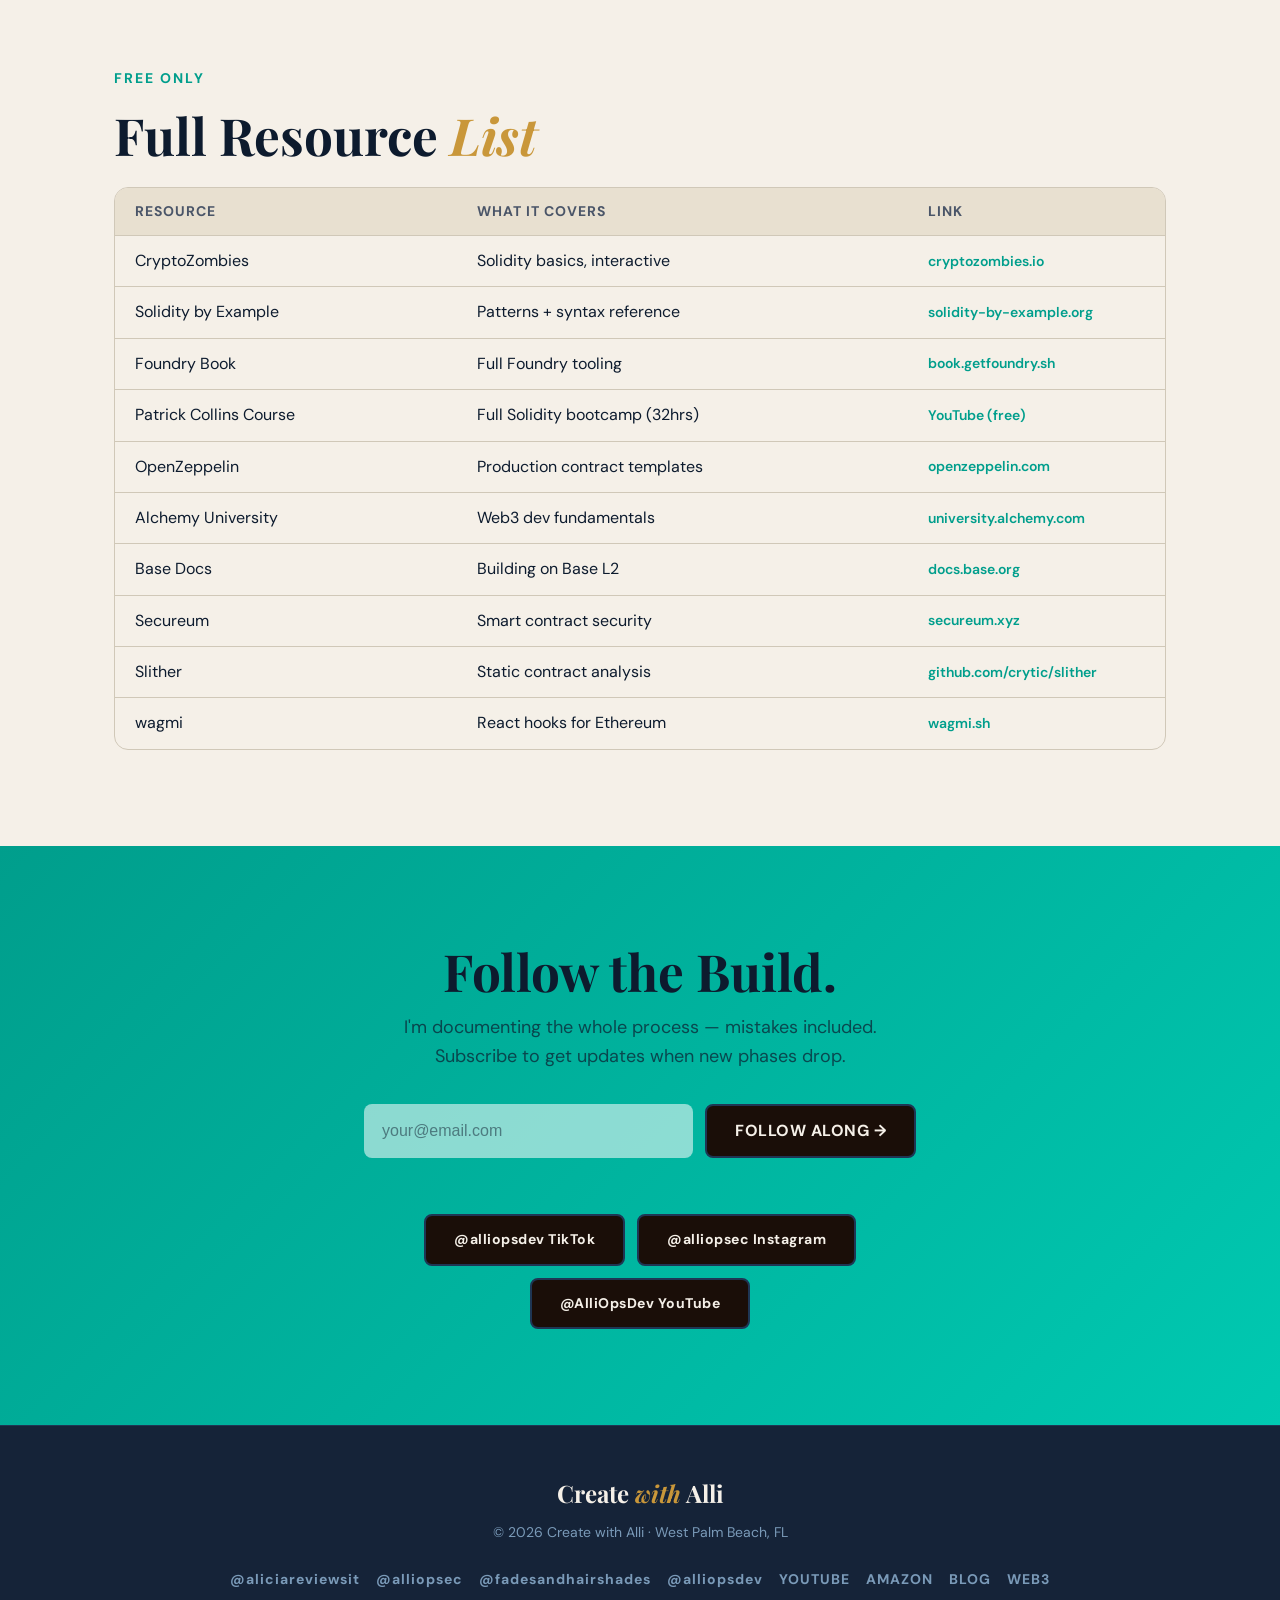
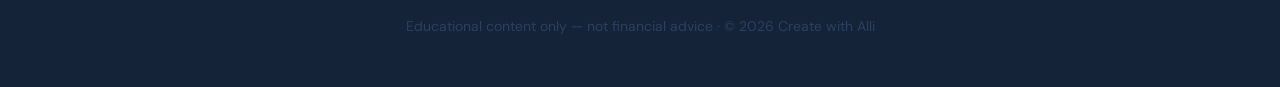
<file: pages/web3-bootcamp.html>
<!DOCTYPE html>
<html lang="en" data-theme="dark">
<head>
  <meta charset="UTF-8" />
  <meta name="viewport" content="width=device-width, initial-scale=1.0" />
  <title>Web3 Dev Bootcamp — Build on Base with Alli</title>
  <meta name="description" content="4-phase blockchain developer bootcamp for people who already know the basics. Learn Solidity, deploy on Base, connect smart contracts to your own stack. Free resources only." />
  <meta name="keywords" content="web3 bootcamp, learn solidity, base chain developer, blockchain development, smart contracts, DeFi development, createwithalli, AlliOps" />
  <meta property="og:title" content="Web3 Dev Bootcamp — Build on Base with Alli" />
  <meta property="og:description" content="4-phase blockchain dev roadmap. Solidity, Foundry, Base chain, smart contracts — free resources, plain English, built for people who already code." />
  <meta property="og:url" content="https://createwithalli.com/pages/web3-bootcamp.html" />
  <meta property="og:type" content="website" />
  <link rel="canonical" href="https://createwithalli.com/pages/web3-bootcamp.html" />
  <link rel="preconnect" href="https://fonts.googleapis.com" />
  <link rel="preconnect" href="https://fonts.gstatic.com" crossorigin />
  <link href="https://fonts.googleapis.com/css2?family=Playfair+Display:ital,wght@0,700;1,400&family=DM+Sans:wght@300;400;500;600&display=swap" rel="stylesheet" />
  <link rel="stylesheet" href="../style.css" />
</head>
<body>

<header class="site-header">
  <a href="../index.html" class="logo-wrap">
    <svg class="logo-mark" width="32" height="32" viewBox="0 0 32 32" fill="none">
      <circle cx="16" cy="16" r="14" stroke="var(--gold)" stroke-width="1.5"/>
      <path d="M10 22 L16 8 L22 22" stroke="var(--gold)" stroke-width="2" stroke-linecap="round" stroke-linejoin="round"/>
      <path d="M11.8 18h8.4" stroke="var(--gold)" stroke-width="1.5" stroke-linecap="round"/>
      <circle cx="16" cy="8" r="1.5" fill="var(--teal)"/>
    </svg>
    <span class="logo-text">Create <em>with</em> Alli</span>
  </a>
  <nav class="site-nav" id="siteNav">
    <a href="../index.html" class="nav-link">Home</a>
    <a href="web3.html" class="nav-link">Web3</a>
    <a href="learn.html" class="nav-link">Learn</a>
    <a href="web3-bootcamp.html" class="nav-link active">Bootcamp</a>
    <a href="content.html" class="nav-link">Content</a>
    <a href="beauty.html" class="nav-link">Beauty</a>
    <a href="amazon.html" class="nav-link">Amazon</a>
    <a href="home-life.html" class="nav-link">Home & Life</a>
    <a href="https://createwithalli.wordpress.com" target="_blank" rel="noopener" class="nav-link">Blog</a>
  </nav>
  <div class="header-actions">
    <span class="live-badge"><span class="dot"></span>Free</span>
    <button class="nav-toggle" id="navToggle" aria-expanded="false" aria-controls="siteNav">
      <span></span><span></span><span></span>
    </button>
  </div>
</header>

<main>

  <!-- HERO -->
  <section class="bc-hero">
    <div class="section-inner">
      <p class="page-eyebrow">WEB3 DEV BOOTCAMP</p>
      <h1 class="page-title">Build on Base.<br><em>Deploy Loudly.</em></h1>
      <p class="page-subtitle">This is not a beginner course. If you already know how to code and want to build real things on-chain — this is the roadmap. 4 phases, 8 weeks, free resources only.</p>
      <div class="bc-mission">
        <span class="bc-quote">⛓️</span>
        <blockquote>"Stack blockchain dev skills on top of an already-built foundation. You have the site, the agents, the Web3 context from SheFi, and the brain that builds systems. This is targeted skill acquisition."</blockquote>
      </div>
      <div class="bc-stats">
        <div class="bc-stat"><span class="bcs-n">4</span><span class="bcs-l">Phases</span></div>
        <div class="bc-stat"><span class="bcs-n">8</span><span class="bcs-l">Weeks</span></div>
        <div class="bc-stat"><span class="bcs-n">0</span><span class="bcs-l">Cost</span></div>
        <div class="bc-stat"><span class="bcs-n">Base</span><span class="bcs-l">Home chain</span></div>
      </div>
      <a href="#phase-1" class="btn btn--primary">START PHASE 1 →</a>
      <a href="learn.html" class="btn btn--ghost" style="margin-left:12px">New to crypto first →</a>
    </div>
  </section>

  <!-- WHERE YOU START -->
  <section class="section section--navy">
    <div class="section-inner">
      <h2 class="section-title" style="margin-bottom:var(--sp6)">Where You Start</h2>
      <div class="start-grid">
        <div class="start-col start-col--have">
          <h3 class="start-label start-label--teal">✓ Already Have</h3>
          <ul class="start-list">
            <li>HTML / CSS / JS (you built createwithalli.com)</li>
            <li>AlliOps agent architecture</li>
            <li>Web3 context from SheFi</li>
            <li>Python scripting for agents</li>
            <li>OPSEC mindset</li>
            <li>Autonomous agent thinking</li>
          </ul>
        </div>
        <div class="start-col start-col--need">
          <h3 class="start-label start-label--coral">→ Still Need</h3>
          <ul class="start-list">
            <li>Solidity syntax</li>
            <li>Smart contract deployment</li>
            <li>Hardhat / Foundry tooling</li>
            <li>On-chain interactions via ethers.js</li>
            <li>Wallet security for dev environments</li>
            <li>Connecting agents to smart contracts</li>
          </ul>
        </div>
      </div>
    </div>
  </section>

  <!-- END GOAL -->
  <section class="section">
    <div class="section-inner">
      <h2 class="section-title-lg">End <em>Goal</em></h2>
      <div class="goal-grid">
        <div class="goal-card">
          <span class="goal-icon">📝</span>
          <p>Write and deploy your own smart contracts</p>
        </div>
        <div class="goal-card">
          <span class="goal-icon">🤖</span>
          <p>Connect AlliOps agents to on-chain data and contracts</p>
        </div>
        <div class="goal-card">
          <span class="goal-icon">💸</span>
          <p>Build dApps that generate revenue</p>
        </div>
        <div class="goal-card">
          <span class="goal-icon">🔐</span>
          <p>Understand DeFi protocols well enough to build on top of them</p>
        </div>
        <div class="goal-card goal-card--gold">
          <span class="goal-icon">⛓️</span>
          <p><strong>Financial sovereignty through code — not just theory.</strong></p>
        </div>
      </div>
    </div>
  </section>

  <!-- STACK -->
  <section class="section section--navy">
    <div class="section-inner">
      <h2 class="section-title" style="margin-bottom:var(--sp6)">The Stack</h2>
      <div class="stack-grid">
        <div class="stack-item">
          <span class="stack-layer">Smart Contract Language</span>
          <span class="stack-tech">Solidity</span>
        </div>
        <div class="stack-item">
          <span class="stack-layer">Dev Framework</span>
          <span class="stack-tech">Foundry <span class="stack-note">(faster, more professional than Hardhat)</span></span>
        </div>
        <div class="stack-item">
          <span class="stack-layer">Frontend Integration</span>
          <span class="stack-tech">ethers.js or viem</span>
        </div>
        <div class="stack-item">
          <span class="stack-layer">Testing</span>
          <span class="stack-tech">Forge <span class="stack-note">(built into Foundry)</span></span>
        </div>
        <div class="stack-item">
          <span class="stack-layer">Chain</span>
          <span class="stack-tech">Ethereum + Base <span class="stack-note">(L2 — cheaper to deploy)</span></span>
        </div>
        <div class="stack-item">
          <span class="stack-layer">Wallet Dev</span>
          <span class="stack-tech">MetaMask + Anvil <span class="stack-note">(local testnet)</span></span>
        </div>
        <div class="stack-item">
          <span class="stack-layer">Storage</span>
          <span class="stack-tech">IPFS / Pinata</span>
        </div>
        <div class="stack-item">
          <span class="stack-layer">IDE</span>
          <span class="stack-tech">VS Code + Solidity extension</span>
        </div>
      </div>
    </div>
  </section>

  <!-- PHASE 1 -->
  <section class="section" id="phase-1">
    <div class="section-inner">
      <div class="phase-card">
        <div class="phase-header phase-header--blue">
          <div class="phase-meta">
            <span class="phase-num">Phase 01</span>
            <span class="phase-time">Weeks 1–2</span>
          </div>
          <h2 class="phase-title">Solidity Foundations</h2>
          <p class="phase-sub">Understand what actually happens when a transaction fires, then write your first contract from scratch.</p>
        </div>
        <div class="phase-body">
          <div class="checklist">
            <label class="check-item"><input type="checkbox" /> Understand EVM basics — what actually happens when a transaction fires</label>
            <label class="check-item"><input type="checkbox" /> Solidity syntax: variables, functions, modifiers, events</label>
            <label class="check-item"><input type="checkbox" /> Write your first contract: a simple storage contract</label>
            <label class="check-item"><input type="checkbox" /> Deploy to local testnet with Foundry/Anvil</label>
            <label class="check-item"><input type="checkbox" /> Understand wallets in a dev context — never use your real wallet</label>
          </div>
          <div class="phase-resources">
            <h4 class="res-title">Resources for Phase 1</h4>
            <div class="res-grid">
              <a href="https://cryptozombies.io" target="_blank" rel="noopener" class="res-card">
                <span class="res-name">CryptoZombies</span>
                <span class="res-desc">Solidity basics — free, interactive, actually good</span>
                <span class="res-link">cryptozombies.io →</span>
              </a>
              <a href="https://solidity-by-example.org" target="_blank" rel="noopener" class="res-card">
                <span class="res-name">Solidity by Example</span>
                <span class="res-desc">Patterns and syntax, clean reference</span>
                <span class="res-link">solidity-by-example.org →</span>
              </a>
              <a href="https://book.getfoundry.sh" target="_blank" rel="noopener" class="res-card">
                <span class="res-name">Foundry Book</span>
                <span class="res-desc">Full Foundry tooling documentation</span>
                <span class="res-link">book.getfoundry.sh →</span>
              </a>
            </div>
          </div>
        </div>
        <a href="#phase-2" class="btn btn--ghost" style="margin-top:var(--sp6)">PHASE 2: Smart Contract Patterns →</a>
      </div>
    </div>
  </section>

  <!-- PHASE 2 -->
  <section class="section section--navy" id="phase-2">
    <div class="section-inner">
      <div class="phase-card" style="background:var(--card)">
        <div class="phase-header phase-header--teal">
          <div class="phase-meta">
            <span class="phase-num">Phase 02</span>
            <span class="phase-time">Weeks 3–4</span>
          </div>
          <h2 class="phase-title">Smart Contract Patterns</h2>
          <p class="phase-sub">Write real token standards, learn security basics, and deploy to a test network for the first time.</p>
        </div>
        <div class="phase-body">
          <div class="checklist">
            <label class="check-item"><input type="checkbox" /> ERC-20 token standard — write one from scratch</label>
            <label class="check-item"><input type="checkbox" /> ERC-721 NFT standard — mint your own</label>
            <label class="check-item"><input type="checkbox" /> Ownable + Access Control patterns</label>
            <label class="check-item"><input type="checkbox" /> Events and indexing</label>
            <label class="check-item"><input type="checkbox" /> Security basics: reentrancy, overflow, front-running</label>
            <label class="check-item"><input type="checkbox" /> Deploy to Base Sepolia testnet (free)</label>
          </div>
          <div class="phase-resources">
            <h4 class="res-title">Resources for Phase 2</h4>
            <div class="res-grid">
              <a href="https://openzeppelin.com/contracts" target="_blank" rel="noopener" class="res-card">
                <span class="res-name">OpenZeppelin</span>
                <span class="res-desc">Production-grade contract templates — the standard</span>
                <span class="res-link">openzeppelin.com →</span>
              </a>
              <a href="https://www.youtube.com/@PatrickAlphaC" target="_blank" rel="noopener" class="res-card">
                <span class="res-name">Patrick Collins Course</span>
                <span class="res-desc">Full Solidity bootcamp — 32 hours free on YouTube</span>
                <span class="res-link">YouTube →</span>
              </a>
              <a href="https://secureum.xyz" target="_blank" rel="noopener" class="res-card">
                <span class="res-name">Secureum</span>
                <span class="res-desc">Smart contract security deep dive</span>
                <span class="res-link">secureum.xyz →</span>
              </a>
            </div>
          </div>
        </div>
        <a href="#phase-3" class="btn btn--ghost" style="margin-top:var(--sp6)">PHASE 3: Connect to Your Stack →</a>
      </div>
    </div>
  </section>

  <!-- PHASE 3 -->
  <section class="section" id="phase-3">
    <div class="section-inner">
      <div class="phase-card">
        <div class="phase-header phase-header--gold">
          <div class="phase-meta">
            <span class="phase-num">Phase 03</span>
            <span class="phase-time">Weeks 5–6</span>
          </div>
          <h2 class="phase-title">Connect to Your Stack</h2>
          <p class="phase-sub">Wire your contracts to the frontend and to your AlliOps agent stack. Build a real dApp — front end, contract, and wallet connection together.</p>
        </div>
        <div class="phase-body">
          <div class="checklist">
            <label class="check-item"><input type="checkbox" /> ethers.js or viem — connect frontend to contracts</label>
            <label class="check-item"><input type="checkbox" /> Call smart contracts from createwithalli.com</label>
            <label class="check-item"><input type="checkbox" /> Connect an AlliOps agent to read on-chain data</label>
            <label class="check-item"><input type="checkbox" /> Build a simple dApp — front end + contract + wallet connection</label>
            <label class="check-item"><input type="checkbox" /> Store metadata on IPFS</label>
          </div>
          <div class="phase-resources">
            <h4 class="res-title">Resources for Phase 3</h4>
            <div class="res-grid">
              <a href="https://wagmi.sh" target="_blank" rel="noopener" class="res-card">
                <span class="res-name">wagmi</span>
                <span class="res-desc">React hooks for Ethereum — easiest frontend integration</span>
                <span class="res-link">wagmi.sh →</span>
              </a>
              <a href="https://university.alchemy.com" target="_blank" rel="noopener" class="res-card">
                <span class="res-name">Alchemy University</span>
                <span class="res-desc">Web3 dev fundamentals — free full program</span>
                <span class="res-link">university.alchemy.com →</span>
              </a>
              <a href="https://docs.base.org" target="_blank" rel="noopener" class="res-card">
                <span class="res-name">Base Docs</span>
                <span class="res-desc">Official docs for building on Base L2</span>
                <span class="res-link">docs.base.org →</span>
              </a>
            </div>
          </div>
        </div>
        <a href="#phase-4" class="btn btn--ghost" style="margin-top:var(--sp6)">PHASE 4: Build & Deploy Real →</a>
      </div>
    </div>
  </section>

  <!-- PHASE 4 -->
  <section class="section section--navy" id="phase-4">
    <div class="section-inner">
      <div class="phase-card" style="background:var(--card)">
        <div class="phase-header phase-header--coral">
          <div class="phase-meta">
            <span class="phase-num">Phase 04</span>
            <span class="phase-time">Weeks 7–8</span>
          </div>
          <h2 class="phase-title">Build & Deploy Real</h2>
          <p class="phase-sub">Mainnet. Real money. Real consequences. Audit before you deploy, document everything, and ship one revenue-generating mechanism on-chain.</p>
        </div>
        <div class="phase-body">
          <div class="checklist">
            <label class="check-item"><input type="checkbox" /> Deploy to Base mainnet (low gas, EVM compatible)</label>
            <label class="check-item"><input type="checkbox" /> Write a contract that interacts with an AlliOps agent</label>
            <label class="check-item"><input type="checkbox" /> Build one revenue-generating on-chain mechanism</label>
            <label class="check-item"><input type="checkbox" /> Audit your own contract with Slither before deploying</label>
            <label class="check-item"><input type="checkbox" /> Document everything in AlliOps Agent Tree</label>
          </div>
          <div class="phase-callout">
            <span class="callout-icon">⚠️</span>
            <p>Never deploy to mainnet without running Slither first. One vulnerability on mainnet is real money gone. Audit. Then deploy.</p>
          </div>
          <div class="phase-resources">
            <h4 class="res-title">Resources for Phase 4</h4>
            <div class="res-grid">
              <a href="https://github.com/crytic/slither" target="_blank" rel="noopener" class="res-card">
                <span class="res-name">Slither</span>
                <span class="res-desc">Static analysis tool — audits your contracts automatically</span>
                <span class="res-link">github.com/crytic/slither →</span>
              </a>
              <a href="https://docs.base.org/docs/using-base" target="_blank" rel="noopener" class="res-card">
                <span class="res-name">Base Bridge Docs</span>
                <span class="res-desc">Moving assets to Base mainnet</span>
                <span class="res-link">docs.base.org →</span>
              </a>
            </div>
          </div>
        </div>
      </div>
    </div>
  </section>

  <!-- DEV OPSEC -->
  <section class="section">
    <div class="section-inner">
      <h2 class="section-title" style="margin-bottom:var(--sp6)">🔐 Dev OPSEC Rules</h2>
      <p style="color:var(--muted);font-size:var(--text-sm);margin-bottom:var(--sp6)">Non-negotiable. Learn these before you touch a line of Solidity.</p>
      <div class="opsec-list">
        <div class="opsec-item opsec-item--red">
          <span class="opsec-icon">🚫</span>
          <p><strong>NEVER use your main wallet for development.</strong> Create a dedicated dev wallet — fund only what you need for gas.</p>
        </div>
        <div class="opsec-item opsec-item--red">
          <span class="opsec-icon">🚫</span>
          <p><strong>Store private keys in .env — NEVER in code or Notion.</strong> .env goes in .gitignore before the first commit.</p>
        </div>
        <div class="opsec-item">
          <span class="opsec-icon">✓</span>
          <p>Use Anvil for local testing before any testnet deployment.</p>
        </div>
        <div class="opsec-item">
          <span class="opsec-icon">✓</span>
          <p>Audit every contract with Slither before mainnet — no exceptions.</p>
        </div>
        <div class="opsec-item">
          <span class="opsec-icon">✓</span>
          <p>Keep dev wallet and cold wallet completely separate — different seed phrases, different devices.</p>
        </div>
        <div class="opsec-item">
          <span class="opsec-icon">✓</span>
          <p>Document your deployed contract addresses — don't lose them.</p>
        </div>
      </div>
    </div>
  </section>

  <!-- REVENUE PLAYS -->
  <section class="section section--navy">
    <div class="section-inner">
      <h2 class="section-title-lg">Revenue Plays Once <em>You Can Build</em></h2>
      <div class="revenue-grid">
        <div class="revenue-card">
          <span class="revenue-icon">🪙</span>
          <h3>AlliOps Token</h3>
          <p>Deploy your own token for the AlliOps ecosystem</p>
        </div>
        <div class="revenue-card">
          <span class="revenue-icon">💡</span>
          <h3>On-Chain Tipping</h3>
          <p>Build tipping directly into createwithalli.com — no middleman</p>
        </div>
        <div class="revenue-card">
          <span class="revenue-icon">🔒</span>
          <h3>Gated Content</h3>
          <p>Smart contract-gated content — pay to access exclusive material</p>
        </div>
        <div class="revenue-card">
          <span class="revenue-icon">🤖</span>
          <h3>Hermes On-Chain</h3>
          <p>Connect Hermes agent to DeFi data on-chain in real time</p>
        </div>
        <div class="revenue-card">
          <span class="revenue-icon">🛠️</span>
          <h3>Contract Auditing</h3>
          <p>Build and audit contracts for other projects — freelance revenue</p>
        </div>
        <div class="revenue-card revenue-card--gold">
          <span class="revenue-icon">🎯</span>
          <h3>Target</h3>
          <p>First real contract deployed by end of June 2026. Build in silence. Deploy loudly. 🔥</p>
        </div>
      </div>
    </div>
  </section>

  <!-- ALL RESOURCES -->
  <section class="section section--light">
    <div class="section-inner">
      <p class="section-eyebrow">FREE ONLY</p>
      <h2 class="section-title-lg">Full Resource <em>List</em></h2>
      <div class="resource-table">
        <div class="rt-row rt-header">
          <span>Resource</span><span>What It Covers</span><span>Link</span>
        </div>
        <div class="rt-row"><span>CryptoZombies</span><span>Solidity basics, interactive</span><a href="https://cryptozombies.io" target="_blank" rel="noopener">cryptozombies.io</a></div>
        <div class="rt-row"><span>Solidity by Example</span><span>Patterns + syntax reference</span><a href="https://solidity-by-example.org" target="_blank" rel="noopener">solidity-by-example.org</a></div>
        <div class="rt-row"><span>Foundry Book</span><span>Full Foundry tooling</span><a href="https://book.getfoundry.sh" target="_blank" rel="noopener">book.getfoundry.sh</a></div>
        <div class="rt-row"><span>Patrick Collins Course</span><span>Full Solidity bootcamp (32hrs)</span><a href="https://www.youtube.com/@PatrickAlphaC" target="_blank" rel="noopener">YouTube (free)</a></div>
        <div class="rt-row"><span>OpenZeppelin</span><span>Production contract templates</span><a href="https://openzeppelin.com/contracts" target="_blank" rel="noopener">openzeppelin.com</a></div>
        <div class="rt-row"><span>Alchemy University</span><span>Web3 dev fundamentals</span><a href="https://university.alchemy.com" target="_blank" rel="noopener">university.alchemy.com</a></div>
        <div class="rt-row"><span>Base Docs</span><span>Building on Base L2</span><a href="https://docs.base.org" target="_blank" rel="noopener">docs.base.org</a></div>
        <div class="rt-row"><span>Secureum</span><span>Smart contract security</span><a href="https://secureum.xyz" target="_blank" rel="noopener">secureum.xyz</a></div>
        <div class="rt-row"><span>Slither</span><span>Static contract analysis</span><a href="https://github.com/crytic/slither" target="_blank" rel="noopener">github.com/crytic/slither</a></div>
        <div class="rt-row"><span>wagmi</span><span>React hooks for Ethereum</span><a href="https://wagmi.sh" target="_blank" rel="noopener">wagmi.sh</a></div>
      </div>
    </div>
  </section>

  <!-- CTA -->
  <section class="section section--teal">
    <div class="section-inner newsletter-inner">
      <h2 class="newsletter-title">Follow the Build.</h2>
      <p class="newsletter-sub">I'm documenting the whole process — mistakes included. Subscribe to get updates when new phases drop.</p>
      <form class="newsletter-form" onsubmit="handleSubscribe(event)">
        <input type="email" placeholder="your@email.com" required class="newsletter-input" aria-label="Email address" />
        <button type="submit" class="btn btn--dark">FOLLOW ALONG →</button>
      </form>
      <p class="newsletter-note" id="subscribeMsg"></p>
      <div style="display:flex;flex-wrap:wrap;gap:var(--sp3);justify-content:center;margin-top:var(--sp6)">
        <a href="https://www.tiktok.com/@alliopsdev" target="_blank" rel="noopener" class="btn btn--dark" style="font-size:var(--text-xs)">@alliopsdev TikTok</a>
        <a href="https://www.instagram.com/alliopsec" target="_blank" rel="noopener" class="btn btn--dark" style="font-size:var(--text-xs)">@alliopsec Instagram</a>
        <a href="https://www.youtube.com/@AlliOpsDev" target="_blank" rel="noopener" class="btn btn--dark" style="font-size:var(--text-xs)">@AlliOpsDev YouTube</a>
      </div>
    </div>
  </section>

</main>

<footer class="site-footer">
  <div class="footer-inner">
    <div class="footer-brand">
      <span class="footer-logo">Create <em>with</em> Alli</span>
      <p class="footer-tagline">© 2026 Create with Alli · West Palm Beach, FL</p>
    </div>
    <nav class="footer-nav">
      <a href="https://www.instagram.com/aliciareviewsit" target="_blank" rel="noopener">@aliciareviewsit</a>
      <a href="https://www.instagram.com/alliopsec" target="_blank" rel="noopener">@alliopsec</a>
      <a href="https://www.tiktok.com/@fadesandhairshades" target="_blank" rel="noopener">@fadesandhairshades</a>
      <a href="https://www.tiktok.com/@alliopsdev" target="_blank" rel="noopener">@alliopsdev</a>
      <a href="https://www.youtube.com/@AlliOpsDev" target="_blank" rel="noopener">YOUTUBE</a>
      <a href="https://www.amazon.com/shop/createwithalli?tag=alicialindsle-20" target="_blank" rel="noopener">AMAZON</a>
      <a href="https://createwithalli.wordpress.com" target="_blank" rel="noopener">BLOG</a>
      <a href="web3.html">WEB3</a>
    </nav>
    <p class="footer-legal">Educational content only — not financial advice · © 2026 Create with Alli</p>
  </div>
</footer>

<style>
.bc-hero { padding: var(--sp16) var(--sp6) var(--sp12); background: linear-gradient(135deg, var(--navy) 50%, color-mix(in srgb, var(--teal) 6%, var(--navy))); }
.bc-mission { display:flex; gap:var(--sp4); align-items:flex-start; background:color-mix(in srgb,var(--teal) 6%,var(--card)); border:1px solid color-mix(in srgb,var(--teal) 20%,var(--border)); border-radius:var(--radius); padding:var(--sp5) var(--sp6); margin:var(--sp8) 0; }
.bc-mission blockquote { font-family:var(--font-display); font-style:italic; font-size:var(--text-base); color:var(--cream); line-height:1.6; }
.bc-quote { font-size:1.8rem; flex-shrink:0; }
.bc-stats { display:flex; gap:var(--sp8); margin:var(--sp8) 0; flex-wrap:wrap; }
.bc-stat  { display:flex; flex-direction:column; }
.bcs-n { font-family:var(--font-display); font-size:var(--text-2xl); color:var(--teal); line-height:1; }
.bcs-l { font-size:var(--text-xs); color:var(--muted); text-transform:uppercase; letter-spacing:1px; margin-top:4px; }

.start-grid { display:grid; grid-template-columns:1fr 1fr; gap:var(--sp6); }
@media(max-width:640px){.start-grid{grid-template-columns:1fr;}}
.start-col { background:var(--card); border:1px solid var(--border); border-radius:var(--radius); padding:var(--sp6); }
.start-label { font-size:var(--text-sm); font-weight:700; margin-bottom:var(--sp4); display:block; }
.start-label--teal  { color:var(--teal); }
.start-label--coral { color:var(--coral); }
.start-list { list-style:none; display:flex; flex-direction:column; gap:var(--sp3); }
.start-list li { font-size:var(--text-sm); color:var(--muted); padding-left:var(--sp4); position:relative; }
.start-col--have .start-list li::before { content:'✓'; position:absolute; left:0; color:var(--teal); font-weight:700; }
.start-col--need .start-list li::before { content:'→'; position:absolute; left:0; color:var(--coral); font-weight:700; }

.goal-grid { display:grid; grid-template-columns:repeat(auto-fill,minmax(200px,1fr)); gap:var(--sp4); }
.goal-card { background:var(--card); border:1px solid var(--border); border-radius:var(--radius); padding:var(--sp5); display:flex; flex-direction:column; gap:var(--sp3); }
.goal-card--gold { background:color-mix(in srgb,var(--gold) 8%,var(--card)); border-color:color-mix(in srgb,var(--gold) 30%,var(--border)); }
.goal-icon { font-size:1.8rem; }
.goal-card p { font-size:var(--text-sm); color:var(--muted); line-height:1.6; }
.goal-card--gold p { color:var(--cream); }

.stack-grid { display:grid; grid-template-columns:repeat(auto-fill,minmax(240px,1fr)); gap:var(--sp3); }
.stack-item { background:var(--card); border:1px solid var(--border); border-radius:var(--radius-sm); padding:var(--sp4); display:flex; flex-direction:column; gap:4px; }
.stack-layer { font-size:var(--text-xs); color:var(--muted); text-transform:uppercase; letter-spacing:1px; }
.stack-tech  { font-size:var(--text-base); font-weight:700; color:var(--teal); }
.stack-note  { font-size:var(--text-xs); color:var(--muted); font-weight:400; }

.phase-card { background:var(--surface); border:1px solid var(--border); border-radius:var(--radius); overflow:hidden; }
.phase-header { padding:var(--sp8); }
.phase-header--blue  { background:linear-gradient(135deg,color-mix(in srgb,#3b82f6 15%,var(--navy)),var(--navy)); }
.phase-header--teal  { background:linear-gradient(135deg,color-mix(in srgb,var(--teal) 15%,var(--navy)),var(--navy)); }
.phase-header--gold  { background:linear-gradient(135deg,color-mix(in srgb,var(--gold) 15%,var(--navy)),var(--navy)); }
.phase-header--coral { background:linear-gradient(135deg,color-mix(in srgb,var(--coral) 15%,var(--navy)),var(--navy)); }
.phase-meta { display:flex; align-items:center; gap:var(--sp4); margin-bottom:var(--sp3); }
.phase-num  { font-size:var(--text-xs); font-weight:700; letter-spacing:2px; color:var(--teal); text-transform:uppercase; }
.phase-time { font-size:var(--text-xs); color:var(--muted); background:var(--card); padding:3px 10px; border-radius:999px; border:1px solid var(--border); }
.phase-title { font-family:var(--font-display); font-size:var(--text-xl); color:var(--cream); margin-bottom:var(--sp2); }
.phase-sub   { font-size:var(--text-sm); color:var(--muted); max-width:55ch; }
.phase-body  { padding:var(--sp8); display:flex; flex-direction:column; gap:var(--sp6); }

.checklist { display:flex; flex-direction:column; gap:var(--sp3); }
.check-item { display:flex; align-items:flex-start; gap:var(--sp3); font-size:var(--text-sm); color:var(--muted); cursor:pointer; line-height:1.6; }
.check-item input { accent-color:var(--teal); margin-top:3px; flex-shrink:0; width:16px; height:16px; cursor:pointer; }
.check-item:has(input:checked) { color:var(--teal); text-decoration:line-through; opacity:0.6; }

.phase-resources { border-top:1px solid var(--border); padding-top:var(--sp6); }
.res-title { font-size:var(--text-xs); font-weight:700; letter-spacing:1px; text-transform:uppercase; color:var(--muted); margin-bottom:var(--sp4); }
.res-grid  { display:grid; grid-template-columns:repeat(auto-fill,minmax(180px,1fr)); gap:var(--sp3); }
.res-card  { background:var(--bg); border:1px solid var(--border); border-radius:var(--radius-sm); padding:var(--sp4); display:flex; flex-direction:column; gap:var(--sp2); transition:border-color var(--trans); }
.res-card:hover { border-color:var(--teal); }
.res-name  { font-size:var(--text-sm); font-weight:700; color:var(--cream); }
.res-desc  { font-size:var(--text-xs); color:var(--muted); line-height:1.5; flex:1; }
.res-link  { font-size:var(--text-xs); color:var(--teal); font-weight:600; }

.phase-callout { background:color-mix(in srgb,var(--coral) 8%,var(--bg)); border:1px solid color-mix(in srgb,var(--coral) 30%,var(--border)); border-radius:var(--radius-sm); padding:var(--sp4) var(--sp5); display:flex; gap:var(--sp3); align-items:flex-start; }
.phase-callout p { font-size:var(--text-sm); color:var(--muted); line-height:1.6; }
.callout-icon { font-size:1.2rem; flex-shrink:0; }

.opsec-list { display:flex; flex-direction:column; gap:var(--sp3); }
.opsec-item { display:flex; align-items:flex-start; gap:var(--sp4); background:var(--card); border:1px solid var(--border); border-radius:var(--radius-sm); padding:var(--sp4) var(--sp5); }
.opsec-item--red { border-color:color-mix(in srgb,var(--coral) 35%,var(--border)); background:color-mix(in srgb,var(--coral) 5%,var(--card)); }
.opsec-icon { font-size:1.2rem; flex-shrink:0; margin-top:2px; }
.opsec-item p { font-size:var(--text-sm); color:var(--muted); line-height:1.6; }
.opsec-item--red p { color:var(--cream); }

.revenue-grid { display:grid; grid-template-columns:repeat(auto-fill,minmax(200px,1fr)); gap:var(--sp4); }
.revenue-card { background:var(--card); border:1px solid var(--border); border-radius:var(--radius); padding:var(--sp6); display:flex; flex-direction:column; gap:var(--sp2); }
.revenue-card--gold { background:color-mix(in srgb,var(--gold) 8%,var(--card)); border-color:color-mix(in srgb,var(--gold) 30%,var(--border)); }
.revenue-icon { font-size:2rem; }
.revenue-card h3 { font-size:var(--text-base); font-weight:700; color:var(--teal); }
.revenue-card p  { font-size:var(--text-sm); color:var(--muted); line-height:1.6; }
.revenue-card--gold h3 { color:var(--gold); }

.resource-table { display:flex; flex-direction:column; border:1px solid #d0c8b8; border-radius:var(--radius); overflow:hidden; }
.rt-row { display:grid; grid-template-columns:1.5fr 2fr 1fr; gap:var(--sp4); padding:var(--sp3) var(--sp5); border-bottom:1px solid #d0c8b8; font-size:var(--text-sm); align-items:center; }
.rt-row:last-child { border-bottom:none; }
.rt-header { background:#e8e0d0; font-weight:700; font-size:var(--text-xs); text-transform:uppercase; letter-spacing:1px; color:#4a5568; }
.rt-row a { color:var(--teal-dim); font-weight:600; font-size:var(--text-xs); }
.rt-row a:hover { text-decoration:underline; }
@media(max-width:600px){ .rt-row { grid-template-columns:1fr; } .rt-header span:not(:first-child){ display:none; } }
</style>

<script src="../app.js"></script>
<script src="../allibot.js"></script>
</body>
</html>
</file>
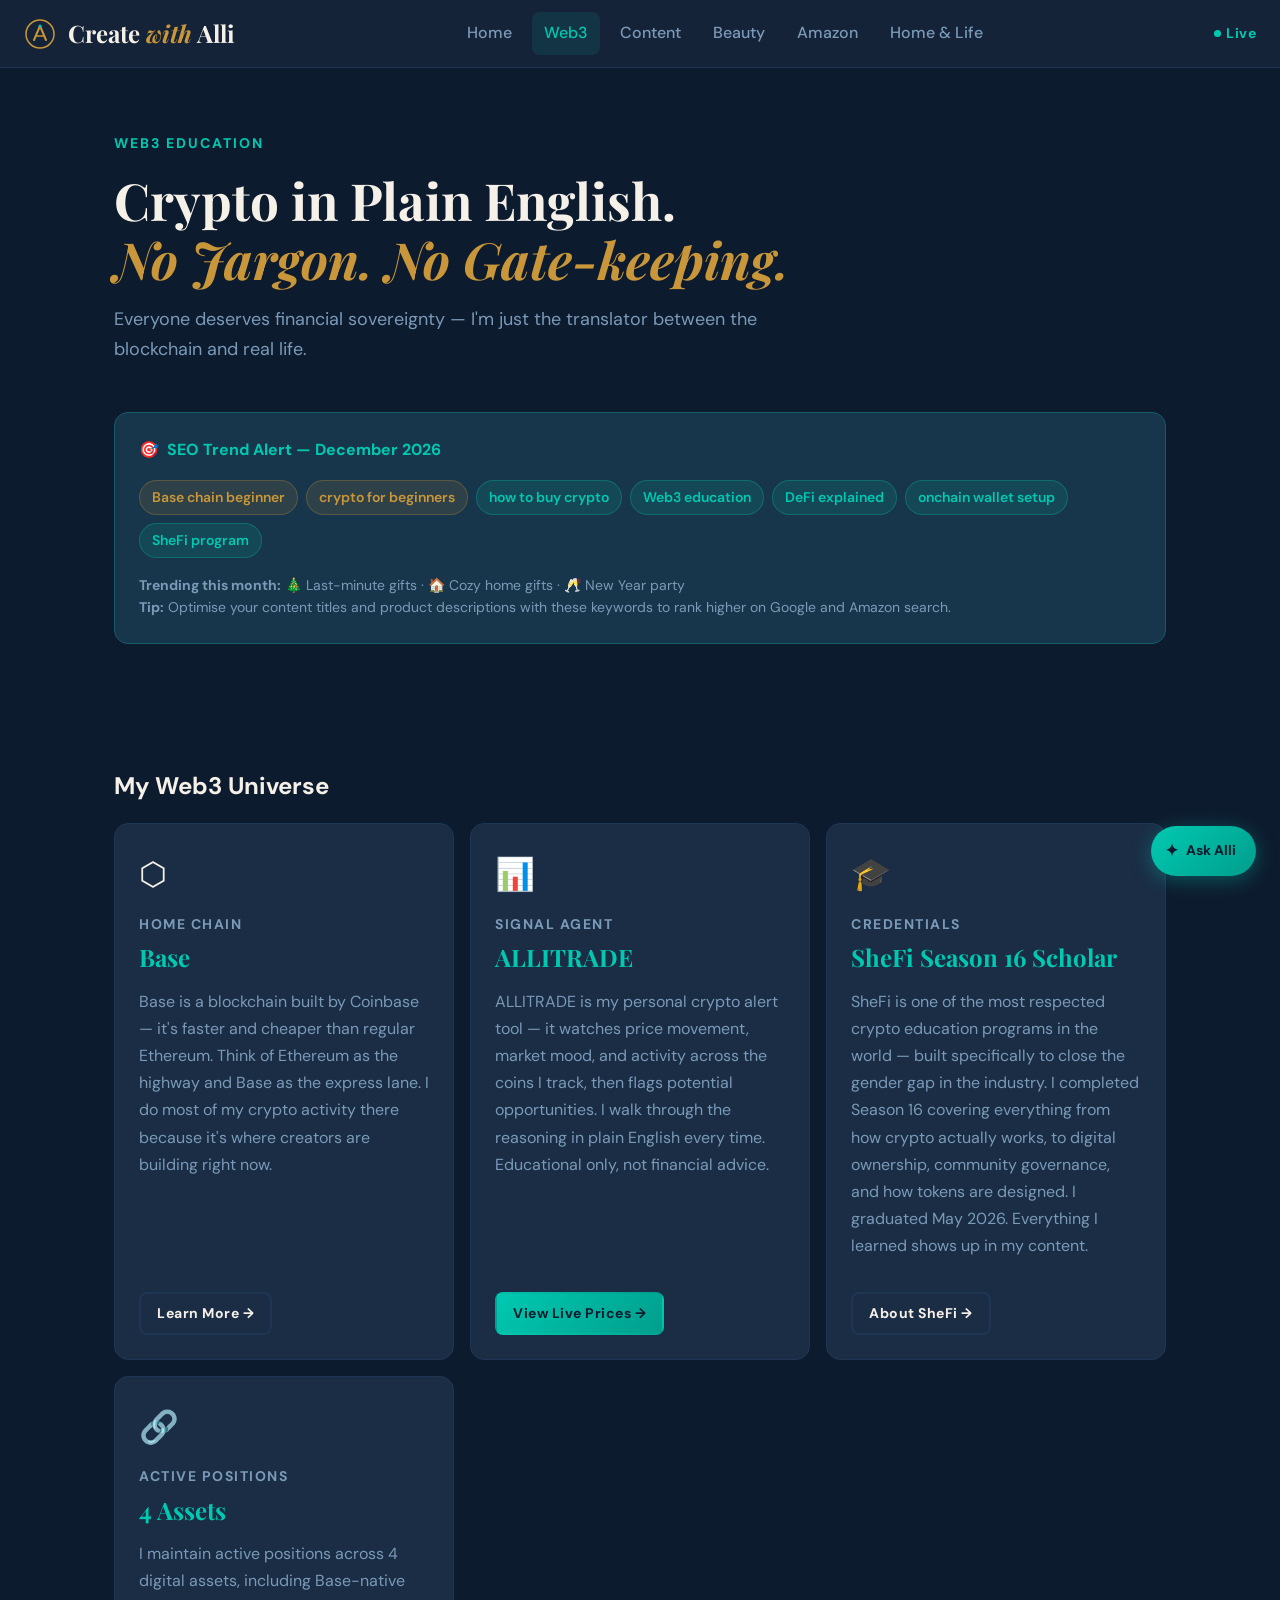
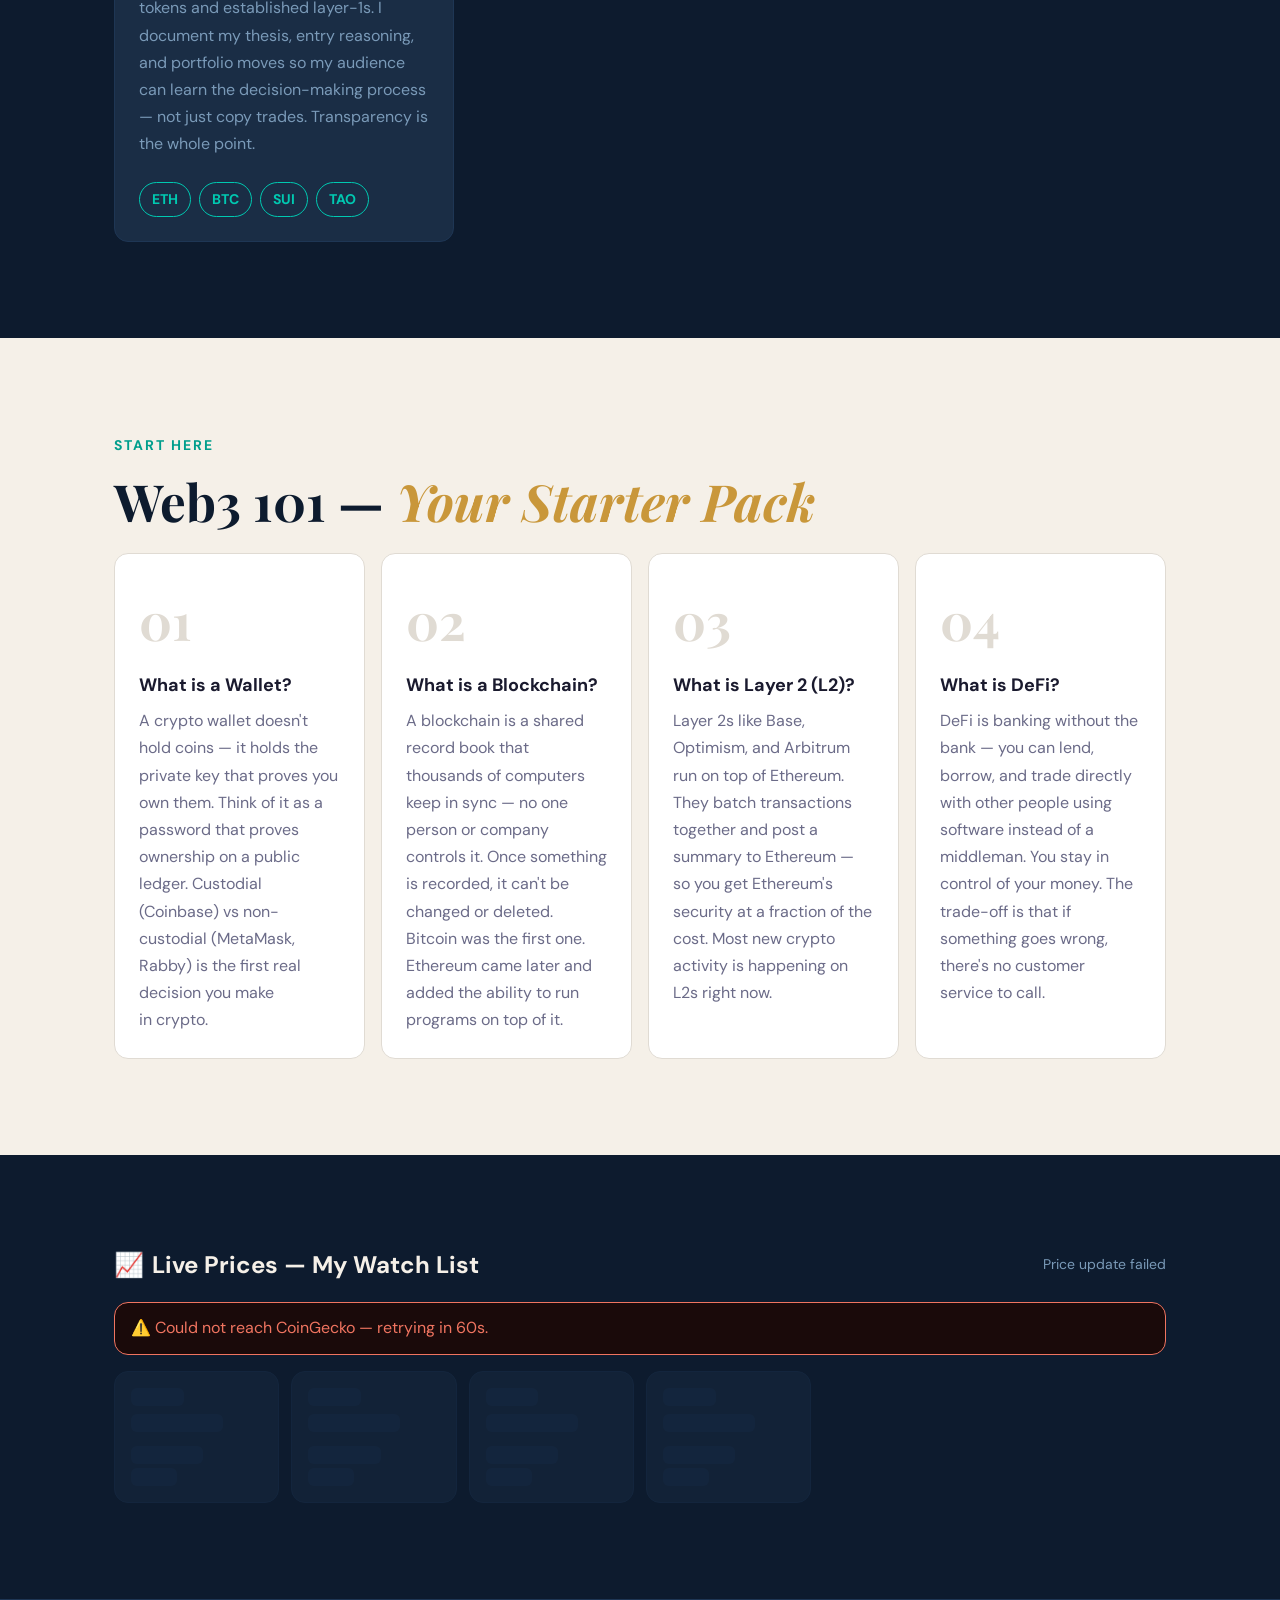
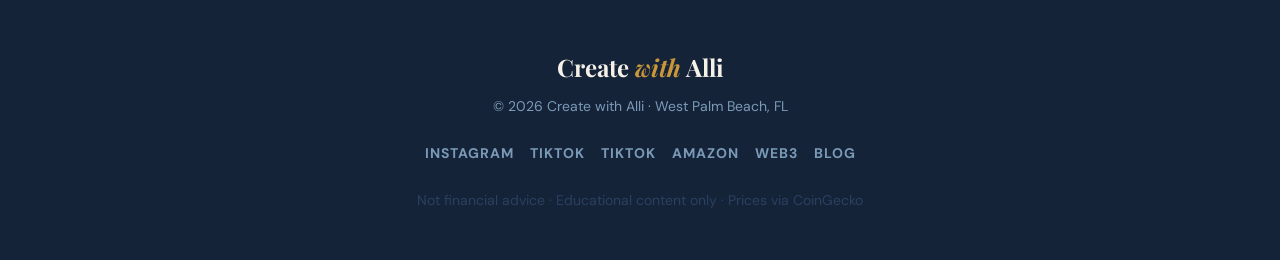
<file: pages/web3.html>
<!DOCTYPE html>
<html lang="en" data-theme="dark">
<head>
  <meta charset="UTF-8" />
  <meta name="viewport" content="width=device-width, initial-scale=1.0" />
  <title>Web3 Alli — Learn Crypto in Plain English</title>
  <meta name="description" content="Learn Web3, Base chain, DeFi, and crypto — explained in plain English by a SheFi S16 Scholar and Base chain creator." />
  <meta name="keywords" content="web3 education, crypto for beginners, Base chain, DeFi explained, SheFi, ALLITRADE, onchain" />
  <link rel="preconnect" href="https://fonts.googleapis.com" />
  <link rel="preconnect" href="https://fonts.gstatic.com" crossorigin />
  <link href="https://fonts.googleapis.com/css2?family=Playfair+Display:ital,wght@0,700;1,400&family=DM+Sans:wght@300;400;500;600&display=swap" rel="stylesheet" />
  <meta property="og:title" content="Web3 — Learn Crypto in Plain English with Alli" />
  <meta property="og:description" content="Crypto explained simply. Base chain, ALLITRADE signals, SheFi graduate. No gatekeeping." />
  <meta property="og:url" content="https://createwithalli.com/pages/web3.html" />
  <meta property="og:type" content="website" />
  <link rel="canonical" href="https://createwithalli.com/pages/web3.html" />
  <link rel="stylesheet" href="../style.css" />
</head>
<body>

<header class="site-header">
  <a href="../index.html" class="logo-wrap">
    <svg class="logo-mark" width="32" height="32" viewBox="0 0 32 32" fill="none">
      <circle cx="16" cy="16" r="14" stroke="var(--gold)" stroke-width="1.5"/>
      <path d="M10 22 L16 8 L22 22" stroke="var(--gold)" stroke-width="2" stroke-linecap="round" stroke-linejoin="round"/>
      <path d="M11.8 18h8.4" stroke="var(--gold)" stroke-width="1.5" stroke-linecap="round"/>
      <circle cx="16" cy="8" r="1.5" fill="var(--accent)"/>
    </svg>
    <span class="logo-text">Create <em>with</em> Alli</span>
  </a>
  <nav class="site-nav" id="siteNav">
    <a href="../index.html" class="nav-link">Home</a>
    <a href="web3.html" class="nav-link active">Web3</a>
    <a href="content.html" class="nav-link">Content</a>
    <a href="beauty.html" class="nav-link">Beauty</a>
    <a href="amazon.html" class="nav-link">Amazon</a>
    <a href="home-life.html" class="nav-link">Home & Life</a>
  </nav>
  <div class="header-actions">
    <span class="live-badge"><span class="dot"></span>Live</span>
    <button class="nav-toggle" id="navToggle" aria-expanded="false" aria-controls="siteNav">
      <span></span><span></span><span></span>
    </button>
  </div>
</header>

<main>
  <div class="page-hero">
    <p class="page-eyebrow">WEB3 EDUCATION</p>
    <h1 class="page-title">Crypto in Plain English.<br><em>No Jargon. No Gate-keeping.</em></h1>
    <p class="page-subtitle">Everyone deserves financial sovereignty — I'm just the translator between the blockchain and real life.</p>
  </div>

  <!-- TREND ALERT -->
  <div class="section-inner" style="margin-bottom:0">
    <div id="web3TrendAlert"></div>
  </div>

  <!-- WEB3 CARDS -->
  <section class="section">
    <div class="section-inner">
      <h2 class="section-title" style="margin-bottom:var(--sp6)">My Web3 Universe</h2>
      <div class="web3-detail-grid">

        <div class="web3-detail-card" id="base">
          <div class="wdc-icon">⬡</div>
          <div class="wdc-label">HOME CHAIN</div>
          <h3 class="wdc-title">Base</h3>
          <p class="wdc-body">Base is a blockchain built by Coinbase — it's faster and cheaper than regular Ethereum. Think of Ethereum as the highway and Base as the express lane. I do most of my crypto activity there because it's where creators are building right now.</p>
          <a href="https://base.org" target="_blank" rel="noopener" class="btn btn--ghost mt-section" style="font-size:var(--text-xs);padding:8px 16px">Learn More →</a>
        </div>

        <div class="web3-detail-card" id="allitrade">
          <div class="wdc-icon">📊</div>
          <div class="wdc-label">SIGNAL AGENT</div>
          <h3 class="wdc-title">ALLITRADE</h3>
          <p class="wdc-body">ALLITRADE is my personal crypto alert tool — it watches price movement, market mood, and activity across the coins I track, then flags potential opportunities. I walk through the reasoning in plain English every time. Educational only, not financial advice.</p>
          <a href="../index.html#crypto"  class="btn btn--primary mt-section" style="font-size:var(--text-xs);padding:8px 16px">View Live Prices →</a>
        </div>

        <div class="web3-detail-card" id="shefi">
          <div class="wdc-icon">🎓</div>
          <div class="wdc-label">CREDENTIALS</div>
          <h3 class="wdc-title">SheFi Season 16 Scholar</h3>
          <p class="wdc-body">SheFi is one of the most respected crypto education programs in the world — built specifically to close the gender gap in the industry. I completed Season 16 covering everything from how crypto actually works, to digital ownership, community governance, and how tokens are designed. I graduated May 2026. Everything I learned shows up in my content.</p>
          <a href="https://shefi.org" target="_blank" rel="noopener" class="btn btn--ghost mt-section" style="font-size:var(--text-xs);padding:8px 16px">About SheFi →</a>
        </div>

        <div class="web3-detail-card" id="portfolio">
          <div class="wdc-icon">🔗</div>
          <div class="wdc-label">ACTIVE POSITIONS</div>
          <h3 class="wdc-title">4 Assets</h3>
          <p class="wdc-body">I maintain active positions across 4 digital assets, including Base-native tokens and established layer-1s. I document my thesis, entry reasoning, and portfolio moves so my audience can learn the decision-making process — not just copy trades. Transparency is the whole point.</p>
          <div class="asset-list">
            <span class="asset-tag">ETH</span>
            <span class="asset-tag">BTC</span>
            <span class="asset-tag">SUI</span>
            <span class="asset-tag">TAO</span>
          </div>
        </div>

      </div>
    </div>
  </section>

  <!-- LEARN WITH ME -->
  <section class="section section--light">
    <div class="section-inner">
      <p class="section-eyebrow">START HERE</p>
      <h2 class="section-title-lg">Web3 101 — <em>Your Starter Pack</em></h2>
      <div class="learn-grid">
        <div class="learn-card">
          <span class="learn-num">01</span>
          <h3 class="learn-title">What is a Wallet?</h3>
          <p class="learn-body">A crypto wallet doesn't hold coins — it holds the private key that proves you own them. Think of it as a password that proves ownership on a public ledger. Custodial (Coinbase) vs non-custodial (MetaMask, Rabby) is the first real decision you make in crypto.</p>
        </div>
        <div class="learn-card">
          <span class="learn-num">02</span>
          <h3 class="learn-title">What is a Blockchain?</h3>
          <p class="learn-body">A blockchain is a shared record book that thousands of computers keep in sync — no one person or company controls it. Once something is recorded, it can't be changed or deleted. Bitcoin was the first one. Ethereum came later and added the ability to run programs on top of it.</p>
        </div>
        <div class="learn-card">
          <span class="learn-num">03</span>
          <h3 class="learn-title">What is Layer 2 (L2)?</h3>
          <p class="learn-body">Layer 2s like Base, Optimism, and Arbitrum run on top of Ethereum. They batch transactions together and post a summary to Ethereum — so you get Ethereum's security at a fraction of the cost. Most new crypto activity is happening on L2s right now.</p>
        </div>
        <div class="learn-card">
          <span class="learn-num">04</span>
          <h3 class="learn-title">What is DeFi?</h3>
          <p class="learn-body">DeFi is banking without the bank — you can lend, borrow, and trade directly with other people using software instead of a middleman. You stay in control of your money. The trade-off is that if something goes wrong, there's no customer service to call.</p>
        </div>
      </div>
    </div>
  </section>

  <!-- LIVE TICKER ON THIS PAGE -->
  <section class="section" id="crypto">
    <div class="section-inner">
      <div class="section-header">
        <h2 class="section-title"><span>📈</span> Live Prices — My Watch List</h2>
        <span class="updated-tag" id="lastUpdated">Loading…</span>
      </div>
      <div id="errorBanner" class="error-banner" hidden></div>
      <div class="crypto-grid" id="cryptoGrid">
        <div class="coin-card skeleton-card"><div class="sk sk-w40 mb2"></div><div class="sk sk-w70 mb3"></div><div class="sk sk-w55 mb1"></div><div class="sk sk-w35"></div></div>
        <div class="coin-card skeleton-card"><div class="sk sk-w40 mb2"></div><div class="sk sk-w70 mb3"></div><div class="sk sk-w55 mb1"></div><div class="sk sk-w35"></div></div>
        <div class="coin-card skeleton-card"><div class="sk sk-w40 mb2"></div><div class="sk sk-w70 mb3"></div><div class="sk sk-w55 mb1"></div><div class="sk sk-w35"></div></div>
        <div class="coin-card skeleton-card"><div class="sk sk-w40 mb2"></div><div class="sk sk-w70 mb3"></div><div class="sk sk-w55 mb1"></div><div class="sk sk-w35"></div></div>
      </div>
    </div>
  </section>

</main>

<footer class="site-footer">
  <div class="footer-inner">
    <div class="footer-brand">
      <span class="footer-logo">Create <em>with</em> Alli</span>
      <p class="footer-tagline">© 2026 Create with Alli · West Palm Beach, FL</p>
    </div>
    <nav class="footer-nav">
      <a href="https://www.instagram.com/alliopsec" target="_blank" rel="noopener">INSTAGRAM</a>
      <a href="https://www.tiktok.com/@fadesandhairshades" target="_blank" rel="noopener">TIKTOK</a>
      <a href="https://www.tiktok.com/@alliopsdev" target="_blank" rel="noopener">TIKTOK</a>
      <a href="https://www.amazon.com/shop/createwithalli?tag=alicialindsle-20" target="_blank" rel="noopener">AMAZON</a>
      <a href="web3.html">WEB3</a>
      <a href="https://createwithalli.wordpress.com" target="_blank" rel="noopener">BLOG</a>
    </nav>
    <p class="footer-legal">Not financial advice · Educational content only · Prices via CoinGecko</p>
  </div>
</footer>

<style>
.web3-detail-grid {
  display: grid;
  grid-template-columns: repeat(auto-fill, minmax(260px, 1fr));
  gap: var(--sp4);
}
.web3-detail-card {
  background: var(--card);
  border: 1px solid var(--border);
  border-radius: var(--radius);
  padding: var(--sp6);
  display: flex; flex-direction: column;
}
.wdc-icon  { font-size: 2rem; margin-bottom: var(--sp3); }
.wdc-label { font-size: var(--text-xs); font-weight: 700; letter-spacing: 1.5px; color: var(--muted); text-transform: uppercase; margin-bottom: var(--sp2); }
.wdc-title { font-family: var(--font-display); font-size: var(--text-lg); color: var(--accent); margin-bottom: var(--sp4); }
.wdc-body  { font-size: var(--text-sm); color: var(--muted); line-height: 1.7; flex: 1; }
.asset-list { display: flex; flex-wrap: wrap; gap: var(--sp2); margin-top: var(--sp6); }
.asset-tag  { font-size: var(--text-xs); font-weight: 700; padding: 5px 12px; border-radius: 999px; border: 1px solid var(--accent); color: var(--accent); }
.learn-grid { display: grid; grid-template-columns: repeat(auto-fill, minmax(240px, 1fr)); gap: var(--sp4); }
.learn-card { background: #fff; border: 1px solid #e0dbd3; border-radius: var(--radius); padding: var(--sp6); }
.learn-num  { font-size: var(--text-2xl); font-family: var(--font-display); font-weight: 700; color: #e0dbd3; display: block; margin-bottom: var(--sp3); }
.learn-title { font-size: var(--text-base); font-weight: 700; color: #1a1a2e; margin-bottom: var(--sp3); }
.learn-body  { font-size: var(--text-sm); color: #6b6b88; line-height: 1.7; }
</style>

<script src="../app.js"></script>
<script>
  document.addEventListener('DOMContentLoaded', () => {
    renderTrendAlertPanel('web3TrendAlert', 'web3');
  });
</script>
<script src="../allibot.js"></script>
</body>
</html>
</file>
<file: style.css>
/* ═══════════════════════════════════════════
   CREATE WITH ALLI — Design System v2
   Official brand palette — Midnight Navy + Teal + Gold + Coral
   Source: createwithalli.com brand guide
═══════════════════════════════════════════ */

/* ── TYPE SCALE ── */
:root {
  --text-xs:   clamp(0.75rem,  0.7rem  + 0.25vw, 0.875rem);
  --text-sm:   clamp(0.875rem, 0.8rem  + 0.35vw, 1rem);
  --text-base: clamp(1rem,     0.95rem + 0.25vw, 1.125rem);
  --text-lg:   clamp(1.125rem, 1rem    + 0.75vw, 1.5rem);
  --text-xl:   clamp(1.5rem,   1.2rem  + 1.25vw, 2.25rem);
  --text-2xl:  clamp(2rem,     1.2rem  + 2.5vw,  3.5rem);
  --text-hero: clamp(2.8rem,   0.5rem  + 6vw,    6rem);
}

/* ── SPACING ── */
:root {
  --sp1: 0.25rem; --sp2: 0.5rem;  --sp3: 0.75rem;
  --sp4: 1rem;    --sp5: 1.25rem; --sp6: 1.5rem;
  --sp8: 2rem;    --sp10: 2.5rem; --sp12: 3rem;
  --sp16: 4rem;   --sp20: 5rem;   --sp24: 6rem;
}

/* ── OFFICIAL BRAND PALETTE ── */
:root {
  /* Core brand colors from brand guide */
  --navy:       #0d1b2e;   /* Midnight Starry Navy */
  --navy-mid:   #152338;   /* mid-tone for surfaces */
  --navy-card:  #1a2d45;   /* card surfaces */
  --navy-border:#1e3654;   /* borders */
  --teal:       #00c9b1;   /* Bright Teal — primary accent */
  --teal-dim:   #009e8c;   /* teal hover/dim */
  --gold:       #c9973a;   /* Signature Gold */
  --gold-light: #e0b054;   /* lighter gold */
  --coral:      #f07460;   /* Coral Pink */
  --coral-dim:  #d4604e;   /* coral hover */
  --chocolate:  #1a0e08;   /* Rich Dark Chocolate */
  --cream:      #f5f0e8;   /* Creamy Off-White */
  --cream-dim:  #e8e0d0;   /* slightly darker cream */

  /* UI tokens */
  --bg:         var(--navy);
  --surface:    var(--navy-mid);
  --card:       var(--navy-card);
  --border:     var(--navy-border);
  --text:       var(--cream);
  --muted:      #7a9ab8;
  --faint:      #2a4060;

  /* Semantic */
  --accent:     var(--teal);
  --accent-dim: var(--teal-dim);
  --green:      #22c55e;
  --red:        #ef4444;

  --radius:     14px;
  --radius-sm:  8px;
  --trans:      180ms cubic-bezier(0.16, 1, 0.3, 1);

  --font-display: 'Playfair Display', Georgia, serif;
  --font-body:    'DM Sans', 'Helvetica Neue', sans-serif;
}

/* ── BASE RESET ── */
*, *::before, *::after { box-sizing: border-box; margin: 0; padding: 0; }
html {
  -webkit-font-smoothing: antialiased;
  text-rendering: optimizeLegibility;
  scroll-behavior: smooth;
  scroll-padding-top: 80px;
}
body {
  min-height: 100dvh;
  font-family: var(--font-body);
  font-size: var(--text-base);
  color: var(--text);
  background: var(--bg);
  line-height: 1.65;
}
img, svg { display: block; max-width: 100%; height: auto; }
a { color: inherit; text-decoration: none; }
button { cursor: pointer; background: none; border: none; font: inherit; color: inherit; }
h1,h2,h3,h4,h5,h6 { text-wrap: balance; line-height: 1.15; }
p, li { text-wrap: pretty; }
:focus-visible { outline: 2px solid var(--teal); outline-offset: 3px; border-radius: 4px; }

@media (prefers-reduced-motion: reduce) {
  *, *::before, *::after {
    animation-duration: 0.01ms !important;
    transition-duration: 0.01ms !important;
  }
}

/* ═══ ANIMATIONS ═══ */
@keyframes pulse   { 0%,100%{opacity:1} 50%{opacity:.3} }
@keyframes shimmer { 0%{background-position:200% 0} 100%{background-position:-200% 0} }
@keyframes spin    { to{transform:rotate(360deg)} }
@keyframes fadeUp  { from{opacity:0;transform:translateY(16px)} to{opacity:1;transform:none} }
@keyframes glow    { 0%,100%{box-shadow:0 0 8px color-mix(in srgb,var(--teal) 30%,transparent)} 50%{box-shadow:0 0 20px color-mix(in srgb,var(--teal) 50%,transparent)} }

/* ═══ HEADER / NAV ═══ */
.site-header {
  position: sticky; top: 0; z-index: 200;
  background: var(--navy-mid);
  border-bottom: 1px solid var(--navy-border);
  height: 68px;
  padding: 0 var(--sp6);
  display: flex; align-items: center; justify-content: space-between; gap: var(--sp4);
}
.logo-wrap { display: flex; align-items: center; gap: var(--sp3); flex-shrink: 0; }
.logo-mark  { flex-shrink: 0; }
.logo-text  { font-family: var(--font-display); font-size: var(--text-lg); font-weight: 700; color: var(--cream); white-space: nowrap; }
.logo-text em { color: var(--gold); font-style: italic; }

.site-nav { display: flex; align-items: center; gap: var(--sp2); }
.nav-link {
  font-size: var(--text-sm); font-weight: 500; color: var(--muted);
  padding: var(--sp2) var(--sp3); border-radius: var(--radius-sm);
  transition: color var(--trans), background var(--trans); white-space: nowrap;
}
.nav-link:hover, .nav-link.active { color: var(--teal); background: color-mix(in srgb, var(--teal) 10%, transparent); }
.nav-link.active { color: var(--teal); }

.header-actions { display: flex; align-items: center; gap: var(--sp3); }
.live-badge { font-size: var(--text-xs); font-weight: 700; color: var(--teal); display: flex; align-items: center; gap: 5px; letter-spacing: 0.5px; }
.dot { display: inline-block; width: 7px; height: 7px; border-radius: 50%; background: var(--teal); animation: pulse 2s infinite; }

.nav-toggle { display: none; flex-direction: column; justify-content: center; gap: 5px; width: 36px; height: 36px; padding: 6px; }
.nav-toggle span { display: block; height: 2px; background: var(--cream); border-radius: 2px; transition: transform var(--trans), opacity var(--trans); }
.nav-toggle[aria-expanded="true"] span:nth-child(1) { transform: rotate(45deg) translate(5px, 5px); }
.nav-toggle[aria-expanded="true"] span:nth-child(2) { opacity: 0; }
.nav-toggle[aria-expanded="true"] span:nth-child(3) { transform: rotate(-45deg) translate(5px, -5px); }

@media (max-width: 820px) {
  .nav-toggle { display: flex; }
  .site-nav { position: absolute; top: 68px; left: 0; right: 0; background: var(--navy-mid); border-bottom: 1px solid var(--navy-border); flex-direction: column; align-items: flex-start; padding: var(--sp4) var(--sp6); gap: var(--sp2); display: none; }
  .site-nav.open { display: flex; }
  .nav-link { width: 100%; padding: var(--sp3) var(--sp4); }
}

/* ═══ HERO ═══ */
.hero {
  position: relative; min-height: 88vh;
  display: flex; align-items: center;
  padding: var(--sp20) var(--sp6); overflow: hidden;
}
.hero-bg {
  position: absolute; inset: 0;
  background:
    radial-gradient(ellipse 55% 60% at 80% 35%, color-mix(in srgb, var(--teal) 10%, transparent) 0%, transparent 65%),
    radial-gradient(ellipse 40% 50% at 15% 70%, color-mix(in srgb, var(--gold) 8%, transparent) 0%, transparent 60%),
    radial-gradient(ellipse 30% 40% at 50% 90%, color-mix(in srgb, var(--coral) 5%, transparent) 0%, transparent 60%),
    var(--navy);
  pointer-events: none;
}
.hero-content { position: relative; max-width: 760px; animation: fadeUp 0.7s ease both; }
.hero-eyebrow { font-size: var(--text-xs); font-weight: 700; letter-spacing: 2px; color: var(--teal); margin-bottom: var(--sp6); text-transform: uppercase; }
.hero-title { font-family: var(--font-display); font-size: var(--text-hero); font-weight: 700; line-height: 1.05; color: var(--cream); margin-bottom: var(--sp8); }
.hero-title em { color: var(--gold); font-style: italic; }
.hero-bio { font-size: var(--text-base); color: var(--muted); max-width: 56ch; margin-bottom: var(--sp8); }
.hero-pills { display: flex; flex-wrap: wrap; gap: var(--sp2); margin-bottom: var(--sp8); }
.pill { font-size: var(--text-xs); font-weight: 600; padding: 7px 14px; border-radius: 999px; border: 1.5px solid transparent; transition: opacity var(--trans); }
.pill:hover { opacity: 0.8; }
.pill--teal    { border-color: var(--teal);  color: var(--teal); }
.pill--outline { border-color: var(--navy-border); color: var(--muted); }
.pill--gold    { border-color: var(--gold);  color: var(--gold); }
.pill--coral   { border-color: var(--coral); color: var(--coral); }
.pill--dark    { background: var(--card); border-color: var(--navy-border); color: var(--muted); }
.hero-ctas { display: flex; flex-wrap: wrap; gap: var(--sp4); }

/* ═══ BUTTONS ═══ */
.btn {
  display: inline-flex; align-items: center; justify-content: center;
  font-size: var(--text-sm); font-weight: 700; letter-spacing: 0.5px;
  padding: 12px 28px; border-radius: var(--radius-sm); border: 2px solid transparent;
  transition: opacity var(--trans), transform var(--trans), box-shadow var(--trans);
  white-space: nowrap;
}
.btn:hover { opacity: 0.88; transform: translateY(-1px); }
.btn--primary { background: linear-gradient(135deg, var(--teal), var(--teal-dim)); color: var(--navy); }
.btn--ghost   { background: transparent; border-color: var(--navy-border); color: var(--cream); }
.btn--ghost:hover { border-color: var(--teal); color: var(--teal); }
.btn--gold    { background: linear-gradient(135deg, var(--gold-light), var(--gold)); color: var(--navy); }
.btn--coral   { background: linear-gradient(135deg, var(--coral), var(--coral-dim)); color: #fff; }
.btn--amazon  { background: linear-gradient(135deg, var(--gold-light), var(--gold)); color: var(--navy); }
.btn--copper  { background: linear-gradient(135deg, var(--coral), var(--coral-dim)); color: #fff; }
.btn--dark    { background: var(--chocolate); color: var(--cream); border-color: var(--navy-border); }
.mb-section { margin-bottom: var(--sp8); }
.mt-section { margin-top: var(--sp8); display: block; width: fit-content; }

/* ═══ SECTIONS ═══ */
.section { padding-block: clamp(var(--sp12), 8vw, var(--sp24)); }
.section--light {
  background: var(--cream);
  color: var(--navy);
  --text: var(--navy);
  --muted: #4a5568;
  --card: #ffffff;
  --border: #d0c8b8;
  --faint: #c0bdb5;
}
.section--dark2 { background: var(--chocolate); }
.section--teal  { background: linear-gradient(135deg, var(--teal-dim), var(--teal)); color: var(--navy); }
.section--gold  { background: linear-gradient(135deg, var(--gold), var(--gold-light)); color: var(--navy); }
.section--navy  { background: var(--navy-mid); }

.section-inner { max-width: 1100px; margin: 0 auto; padding-inline: var(--sp6); }
.section-eyebrow { font-size: var(--text-xs); font-weight: 700; letter-spacing: 2px; color: var(--teal); margin-bottom: var(--sp4); text-transform: uppercase; }
.section--light .section-eyebrow { color: var(--teal-dim); }
.section-header { display: flex; align-items: center; justify-content: space-between; margin-bottom: var(--sp6); flex-wrap: wrap; gap: var(--sp2); }
.section-title { font-size: var(--text-lg); font-weight: 700; display: flex; align-items: center; gap: var(--sp2); }
.section-title-lg { font-family: var(--font-display); font-size: var(--text-2xl); font-weight: 700; line-height: 1.1; margin-bottom: var(--sp6); }
.section-title-lg em { color: var(--gold); font-style: italic; }
.section--light .section-title-lg em { color: var(--gold); }
.section-body { font-size: var(--text-base); color: var(--muted); max-width: 62ch; margin-bottom: var(--sp8); }
.updated-tag { font-size: var(--text-xs); color: var(--muted); display: flex; align-items: center; gap: 5px; }

/* ═══ CRYPTO GRID ═══ */
.crypto-grid { display: grid; grid-template-columns: repeat(auto-fill, minmax(155px, 1fr)); gap: var(--sp3); }
.coin-card {
  background: var(--card); border: 1px solid var(--border); border-radius: var(--radius);
  padding: var(--sp4); transition: transform var(--trans), border-color var(--trans);
}
.coin-card:hover { transform: translateY(-2px); border-color: var(--teal); }
.coin-ticker { font-size: var(--text-xs); font-weight: 700; letter-spacing: 1px; color: var(--teal); text-transform: uppercase; margin-bottom: 2px; }
.coin-name   { font-size: var(--text-sm); font-weight: 600; color: var(--cream); margin-bottom: var(--sp3); white-space: nowrap; overflow: hidden; text-overflow: ellipsis; }
.coin-price  { font-size: 1.05rem; font-weight: 700; color: var(--cream); margin-bottom: 4px; }
.coin-change { font-size: var(--text-xs); font-weight: 600; }
.up { color: var(--teal); } .down { color: var(--coral); }

/* Skeleton */
.skeleton-card { opacity: 0.4; }
.sk { background: linear-gradient(90deg, var(--border) 25%, #1e3654 50%, var(--border) 75%); background-size: 200% 100%; animation: shimmer 1.4s infinite; border-radius: 6px; height: 1em; }
.sk-w40{width:40%} .sk-w70{width:70%} .sk-w55{width:55%} .sk-w35{width:35%}
.mb1{margin-bottom:4px} .mb2{margin-bottom:8px} .mb3{margin-bottom:14px}

.error-banner { background: #1a0a0a; border: 1px solid var(--coral); border-radius: var(--radius); padding: var(--sp3) var(--sp4); font-size: var(--text-sm); color: var(--coral); margin-bottom: var(--sp4); }
.error-banner[hidden] { display: none; }

/* ═══ CONTENT GRID ═══ */
.content-grid { display: grid; grid-template-columns: repeat(auto-fill, minmax(200px, 1fr)); gap: var(--sp4); }
.content-card {
  background: var(--card, #fff); border: 1px solid var(--border, #d0c8b8);
  border-radius: var(--radius); padding: var(--sp6);
  display: flex; flex-direction: column; gap: var(--sp2);
  transition: transform var(--trans), box-shadow var(--trans), border-color var(--trans);
}
.content-card:hover { transform: translateY(-3px); box-shadow: 0 8px 24px rgba(0,0,0,0.2); border-color: color-mix(in srgb, var(--teal) 40%, var(--border)); }
.content-icon  { font-size: 1.8rem; margin-bottom: var(--sp2); }
.content-label { font-size: var(--text-xs); font-weight: 700; letter-spacing: 1.5px; color: var(--navy); text-transform: uppercase; }
.content-desc  { font-size: var(--text-sm); color: #4a5568; line-height: 1.55; flex: 1; }
.content-handle { font-size: var(--text-xs); color: var(--teal-dim); font-weight: 600; }
.content-card--cred { background: color-mix(in srgb, var(--teal) 5%, #fff); border-color: color-mix(in srgb, var(--teal) 20%, #d0c8b8); }
.content-card--winnie { background: color-mix(in srgb, var(--gold) 6%, #fff); border-color: color-mix(in srgb, var(--gold) 25%, #d0c8b8); }
.content-card--winnie .content-label { color: var(--gold); }
.content-card--winnie .content-handle { color: var(--gold); }

/* ═══ WEB3 GRID ═══ */
.web3-grid { display: grid; grid-template-columns: repeat(auto-fill, minmax(200px, 1fr)); gap: 1px; border: 1px solid var(--border); border-radius: var(--radius); overflow: hidden; }
.web3-card { background: var(--card); padding: var(--sp6) var(--sp6) var(--sp8); border-right: 1px solid var(--border); border-bottom: 1px solid var(--border); transition: background var(--trans); display: flex; flex-direction: column; gap: var(--sp2); }
.web3-card:hover { background: color-mix(in srgb, var(--teal) 8%, var(--card)); }
.web3-card--accent { background: color-mix(in srgb, var(--teal) 10%, var(--card)); }
.web3-icon { font-size: 1.5rem; }
.web3-name { font-family: var(--font-display); font-size: var(--text-lg); font-weight: 700; color: var(--teal); }
.web3-sub  { font-size: var(--text-xs); color: var(--muted); }
.web3-quote { grid-column: 1/-1; background: var(--surface); padding: var(--sp8); display: flex; align-items: flex-start; gap: var(--sp4); border-top: 1px solid var(--border); }
.web3-quote blockquote { font-family: var(--font-display); font-size: var(--text-lg); font-style: italic; color: var(--cream); line-height: 1.5; }
.quote-icon { font-size: 1.4rem; flex-shrink: 0; margin-top: 2px; }

/* ═══ AMAZON CATEGORIES ═══ */
.amazon-categories { display: flex; flex-direction: column; gap: var(--sp3); margin-bottom: var(--sp10); }
.amazon-cat {
  background: var(--card, #fff); border: 1px solid var(--border, #d0c8b8); border-radius: var(--radius);
  padding: var(--sp4) var(--sp6); display: flex; align-items: center; gap: var(--sp4);
  transition: transform var(--trans), box-shadow var(--trans), border-color var(--trans);
}
.amazon-cat:hover { transform: translateX(4px); box-shadow: 0 4px 16px rgba(0,0,0,0.1); border-color: color-mix(in srgb, var(--teal) 30%, var(--border)); }
.cat-icon { font-size: 1.8rem; flex-shrink: 0; }
.amazon-cat > div { flex: 1; }
.cat-name { font-size: var(--text-sm); font-weight: 700; letter-spacing: 0.5px; color: var(--navy); text-transform: uppercase; margin-bottom: 2px; }
.cat-desc { font-size: var(--text-xs); color: #4a5568; }
.cat-badge { font-size: var(--text-xs); font-weight: 700; padding: 5px 12px; border-radius: 999px; background: color-mix(in srgb, var(--teal) 12%, #f0f9f8); color: var(--teal-dim); white-space: nowrap; flex-shrink: 0; }
.cat-badge--purple { background: color-mix(in srgb, #a259ff 12%, #f5f0f9); color: #7c3aed; }
.cat-badge--gold   { background: color-mix(in srgb, var(--gold) 15%, #fdf8ee); color: #8a5b00; }

/* ═══ TRENDING PICKS ═══ */
.trending-header { display: flex; align-items: center; justify-content: space-between; margin-bottom: var(--sp4); flex-wrap: wrap; gap: var(--sp2); }
.trending-title { font-size: var(--text-lg); font-weight: 700; color: var(--navy); }
.trend-meta { font-size: var(--text-xs); color: #4a5568; }
.amazon-picks { display: grid; grid-template-columns: repeat(auto-fill, minmax(220px, 1fr)); gap: var(--sp4); }
.pick-card {
  background: var(--card, #fff); border: 1px solid var(--border, #d0c8b8);
  border-radius: var(--radius); padding: var(--sp6);
  display: flex; flex-direction: column; gap: var(--sp3);
  transition: transform var(--trans), border-color var(--trans);
}
.pick-card:hover { transform: translateY(-2px); border-color: color-mix(in srgb, var(--gold) 40%, var(--border)); }
.pick-badge { font-size: var(--text-xs); font-weight: 700; padding: 3px 10px; border-radius: 999px; width: fit-content; letter-spacing: 0.5px; }
.pick-badge--red  { background: #fee2e2; color: #dc2626; }
.pick-badge--blue { background: color-mix(in srgb, var(--teal) 10%, #f0fafa); color: var(--teal-dim); }
.pick-badge--gold { background: color-mix(in srgb, var(--gold) 12%, #fdf8ee); color: #8a5b00; }
.pick-title { font-size: var(--text-sm); font-weight: 700; color: var(--navy); line-height: 1.4; }
.pick-desc  { font-size: var(--text-xs); color: #4a5568; line-height: 1.55; flex: 1; }
.pick-btn { display: inline-flex; align-items: center; justify-content: center; background: linear-gradient(135deg, var(--gold-light), var(--gold)); color: var(--navy); font-weight: 700; font-size: var(--text-xs); padding: 9px 16px; border-radius: var(--radius-sm); text-align: center; transition: opacity var(--trans); }
.pick-btn:hover { opacity: 0.88; }

/* ═══ INSIGHTS ═══ */
.insights-grid { display: grid; grid-template-columns: 1fr 1fr; gap: var(--sp4); }
@media (max-width: 640px) { .insights-grid { grid-template-columns: 1fr; } }
.insight-card { background: var(--card); border: 1px solid var(--border); border-radius: var(--radius); padding: var(--sp6); }
.insight-label { font-size: var(--text-xs); font-weight: 700; letter-spacing: 1px; text-transform: uppercase; color: var(--teal); margin-bottom: var(--sp3); }
.insight-body { font-size: var(--text-sm); color: var(--muted); line-height: 1.7; white-space: pre-wrap; min-height: 80px; }
.insight-body.loading { display: flex; align-items: center; gap: var(--sp2); }
.spinner { width: 14px; height: 14px; border: 2px solid var(--border); border-top-color: var(--teal); border-radius: 50%; animation: spin 0.8s linear infinite; flex-shrink: 0; }
.insight-refresh { background: none; border: 1px solid var(--border); color: var(--muted); font-size: var(--text-xs); padding: 5px 10px; border-radius: 6px; margin-top: var(--sp3); transition: border-color var(--trans), color var(--trans); }
.insight-refresh:hover { border-color: var(--teal); color: var(--teal); }

/* ═══ SHEFI CERTIFICATE SECTION ═══ */
.cert-section { padding-block: clamp(var(--sp12), 8vw, var(--sp24)); background: var(--navy-mid); }
.cert-inner { max-width: 900px; margin: 0 auto; padding-inline: var(--sp6); }
.cert-header { margin-bottom: var(--sp8); }
.cert-grid { display: grid; grid-template-columns: 1fr 1fr; gap: var(--sp8); align-items: center; }
@media (max-width: 640px) { .cert-grid { grid-template-columns: 1fr; } }
.cert-image-wrap {
  border-radius: var(--radius); overflow: hidden;
  border: 2px solid var(--gold);
  box-shadow: 0 0 30px color-mix(in srgb, var(--gold) 20%, transparent);
  animation: glow 3s ease-in-out infinite;
}
.cert-image-wrap img { width: 100%; height: auto; display: block; }
.cert-details { display: flex; flex-direction: column; gap: var(--sp4); }
.cert-badge { display: inline-flex; align-items: center; gap: var(--sp3); background: color-mix(in srgb, var(--gold) 10%, var(--card)); border: 1px solid color-mix(in srgb, var(--gold) 30%, var(--border)); border-radius: var(--radius); padding: var(--sp4) var(--sp5); }
.cert-badge-icon { font-size: 2rem; flex-shrink: 0; }
.cert-badge-text { font-size: var(--text-xs); font-weight: 700; letter-spacing: 1px; color: var(--gold); text-transform: uppercase; line-height: 1.4; }
.cert-title { font-family: var(--font-display); font-size: var(--text-xl); font-weight: 700; color: var(--cream); }
.cert-title em { color: var(--gold); }
.cert-meta-list { display: flex; flex-direction: column; gap: var(--sp3); }
.cert-meta { display: flex; align-items: flex-start; gap: var(--sp3); font-size: var(--text-sm); color: var(--muted); }
.cert-meta-icon { color: var(--teal); flex-shrink: 0; font-size: 1rem; margin-top: 2px; }
.cert-meta strong { color: var(--cream); }
.cert-cred-pills { display: flex; flex-wrap: wrap; gap: var(--sp2); margin-top: var(--sp2); }
.cert-cred-pill { font-size: var(--text-xs); font-weight: 700; padding: 6px 14px; border-radius: 999px; }
.cert-cred-pill--gold   { background: color-mix(in srgb, var(--gold) 12%, transparent); border: 1px solid color-mix(in srgb, var(--gold) 35%, transparent); color: var(--gold); }
.cert-cred-pill--teal   { background: color-mix(in srgb, var(--teal) 12%, transparent); border: 1px solid color-mix(in srgb, var(--teal) 35%, transparent); color: var(--teal); }
.cert-cred-pill--coral  { background: color-mix(in srgb, var(--coral) 12%, transparent); border: 1px solid color-mix(in srgb, var(--coral) 35%, transparent); color: var(--coral); }
.cert-cred-pill--muted  { background: color-mix(in srgb, var(--muted) 10%, transparent); border: 1px solid color-mix(in srgb, var(--muted) 25%, transparent); color: var(--muted); }

/* ═══ HAIR / BEAUTY ═══ */
.specialty-tags { display: flex; flex-wrap: wrap; gap: var(--sp2); margin-top: var(--sp6); }
.tag { font-size: var(--text-xs); font-weight: 600; padding: 6px 14px; border-radius: 999px; border: 1px solid color-mix(in srgb, var(--teal) 25%, var(--border)); color: var(--teal); background: color-mix(in srgb, var(--teal) 5%, transparent); }

/* ═══ TREND ALERT PANEL ═══ */
.trend-alert-panel { background: color-mix(in srgb, var(--teal) 6%, var(--card)); border: 1px solid color-mix(in srgb, var(--teal) 25%, var(--border)); border-radius: var(--radius); padding: var(--sp6); margin-bottom: var(--sp8); }
.trend-alert-title { font-size: var(--text-sm); font-weight: 700; color: var(--teal); margin-bottom: var(--sp4); display: flex; align-items: center; gap: var(--sp2); }
.trend-keywords { display: flex; flex-wrap: wrap; gap: var(--sp2); margin-bottom: var(--sp4); }
.kw-tag { font-size: var(--text-xs); font-weight: 600; padding: 5px 12px; border-radius: 999px; background: color-mix(in srgb, var(--teal) 12%, transparent); color: var(--teal); border: 1px solid color-mix(in srgb, var(--teal) 28%, transparent); }
.kw-tag.trending { background: color-mix(in srgb, var(--gold) 12%, transparent); color: var(--gold); border-color: color-mix(in srgb, var(--gold) 28%, transparent); }
.trend-desc { font-size: var(--text-xs); color: var(--muted); line-height: 1.6; }

/* ═══ NEWSLETTER ═══ */
.newsletter-inner { max-width: 600px; margin: 0 auto; text-align: center; }
.newsletter-title { font-family: var(--font-display); font-size: var(--text-2xl); font-weight: 700; color: var(--navy); margin-bottom: var(--sp3); }
.newsletter-sub { font-size: var(--text-base); color: color-mix(in srgb, var(--navy) 70%, transparent); margin-bottom: var(--sp8); }
.newsletter-form { display: flex; gap: var(--sp3); flex-wrap: wrap; justify-content: center; }
.newsletter-input { flex: 1; min-width: 220px; padding: 14px 18px; border-radius: var(--radius-sm); border: none; background: rgba(255,255,255,0.55); color: var(--navy); font-size: var(--text-sm); }
.newsletter-input::placeholder { color: color-mix(in srgb, var(--navy) 50%, transparent); }
.newsletter-input:focus { outline: 2px solid var(--navy); background: rgba(255,255,255,0.75); }
.newsletter-note { font-size: var(--text-xs); color: color-mix(in srgb, var(--navy) 60%, transparent); margin-top: var(--sp3); min-height: 20px; }

/* ═══ FOOTER ═══ */
.site-footer { background: var(--navy-mid); border-top: 1px solid var(--navy-border); padding: var(--sp12) var(--sp6); }
.footer-inner { max-width: 1100px; margin: 0 auto; display: flex; flex-direction: column; gap: var(--sp6); align-items: center; text-align: center; }
.footer-logo { font-family: var(--font-display); font-size: var(--text-lg); font-weight: 700; color: var(--cream); }
.footer-logo em { color: var(--gold); font-style: italic; }
.footer-tagline { font-size: var(--text-xs); color: var(--muted); margin-top: var(--sp2); }
.footer-nav { display: flex; flex-wrap: wrap; gap: var(--sp4); justify-content: center; }
.footer-nav a { font-size: var(--text-xs); font-weight: 700; letter-spacing: 1px; color: var(--muted); transition: color var(--trans); }
.footer-nav a:hover { color: var(--teal); }
.footer-legal { font-size: var(--text-xs); color: var(--faint); }

/* ═══ PAGE SHELL (subpages) ═══ */
.page-hero { padding: var(--sp16) var(--sp6) var(--sp12); max-width: 1100px; margin: 0 auto; }
.page-eyebrow { font-size: var(--text-xs); font-weight: 700; letter-spacing: 2px; color: var(--teal); text-transform: uppercase; margin-bottom: var(--sp4); }
.page-title { font-family: var(--font-display); font-size: var(--text-2xl); font-weight: 700; color: var(--cream); margin-bottom: var(--sp4); }
.page-title em { color: var(--gold); font-style: italic; }
.page-subtitle { font-size: var(--text-base); color: var(--muted); max-width: 56ch; }

/* ═══ RESPONSIVE ═══ */
@media (max-width: 640px) {
  .hero { padding-block: var(--sp12); min-height: auto; }
  .web3-grid { grid-template-columns: 1fr 1fr; }
  .crypto-grid { grid-template-columns: repeat(2, 1fr); }
  .hero-ctas { flex-direction: column; }
}

/* ═══ BLOG ═══ */
.blog-grid { display: grid; grid-template-columns: repeat(auto-fill, minmax(280px,1fr)); gap: var(--sp4); }
.blog-card {
  background: var(--card); border: 1px solid var(--border);
  border-radius: var(--radius); padding: var(--sp6);
  display: flex; flex-direction: column; gap: var(--sp3);
  transition: transform var(--trans), border-color var(--trans);
}
.blog-card:hover { transform: translateY(-3px); border-color: var(--teal); }
.blog-card--winnie:hover { border-color: var(--gold); }
.blog-card--new  { opacity: 0.75; border-style: dashed; }
.blog-card--new:hover { opacity: 1; border-color: var(--teal); border-style: solid; }
.blog-tag { font-size: var(--text-xs); font-weight: 700; letter-spacing: 1px; text-transform: uppercase; color: var(--teal); }
.blog-tag--gold  { color: var(--gold); }
.blog-tag--teal  { color: var(--teal); }
.blog-title { font-family: var(--font-display); font-size: var(--text-lg); color: var(--cream); line-height: 1.3; }
.blog-excerpt { font-size: var(--text-sm); color: var(--muted); line-height: 1.7; flex: 1; }
.blog-meta { display: flex; align-items: center; gap: var(--sp2); flex-wrap: wrap; margin-top: var(--sp2); }
.blog-author { font-size: var(--text-xs); font-weight: 600; color: var(--teal); }
.blog-dot    { color: var(--faint); }
.blog-date   { font-size: var(--text-xs); color: var(--muted); }
.blog-arrow  { font-size: var(--text-xs); font-weight: 700; color: var(--gold); margin-left: auto; }
</file>
